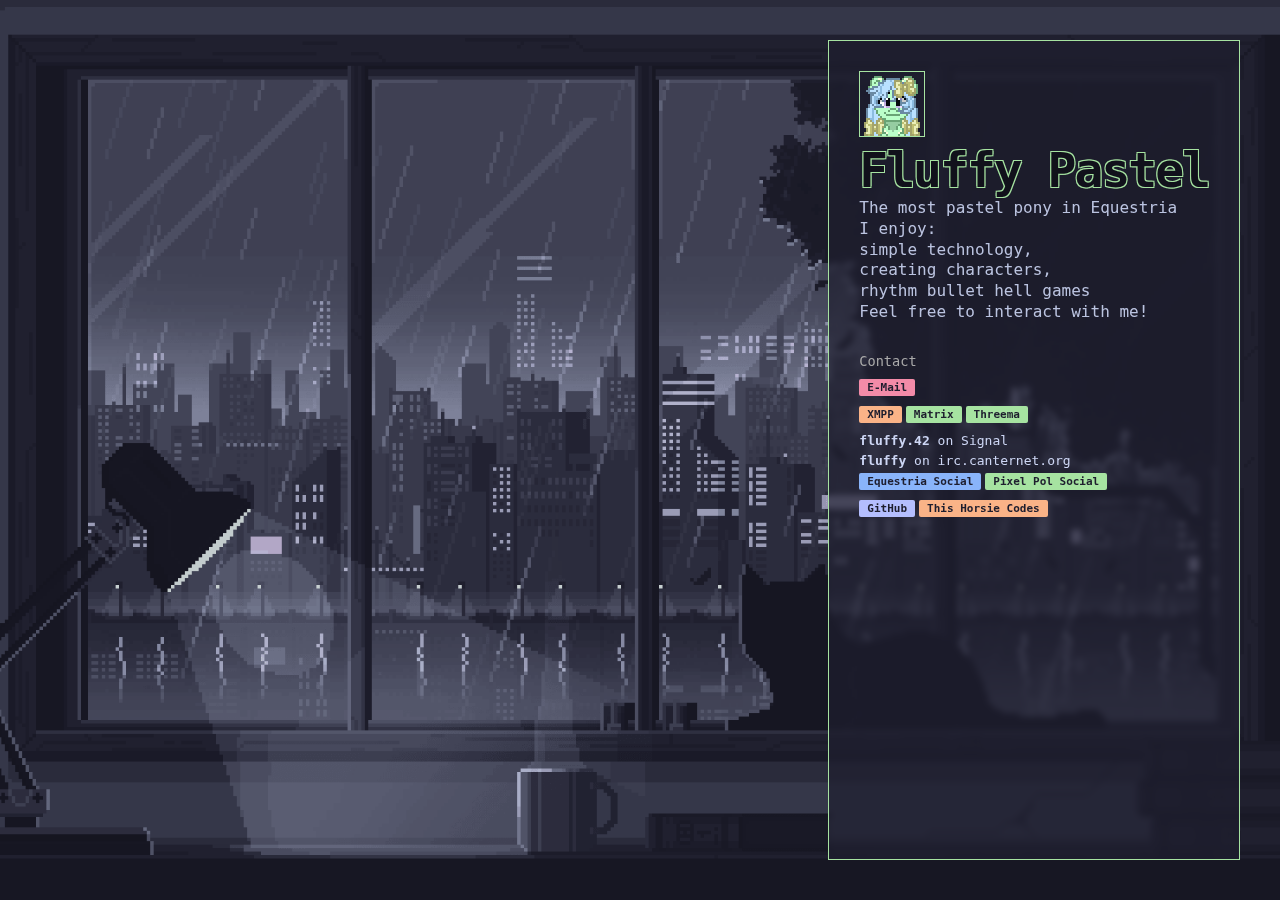
<file: index.html>
<!DOCTYPE html>
<html lang="en">
<head>
    <meta charset="UTF-8">
    <meta name="viewport" content="width=device-width, initial-scale=1.0">
    <title>Fluffy Pastel</title>
    <style>
        /* Base & Background */
        body {
            background-image: url("[data-uri]");
            background-repeat: no-repeat;
            background-position: center center;
            background-size: cover;
            background-attachment: fixed;
            color: #11111b;
            font-family: monospace;
            margin: 0;
            padding: 40px;
            min-height: 100vh;
            display: flex;
            /* Desktop: Right Aligned */
            justify-content: flex-end;
            box-sizing: border-box;
        }

        /* Mobile Centering */
        @media (max-width: 768px) {
            body {
                justify-content: center;
                padding: 20px;
            }
            .container {
                text-align: center;
            }
            .header-box, .btn-container {
                justify-content: center;
            }
        }

        .container {
            border: #a6e3a1 1px solid;
            max-width: 750px;
            background: #1e1e2eaa;
            padding: 30px;
            border-radius: 0px;
            backdrop-filter: blur(3px);
        }

        /* Header Area */
        .header-box { display: flex; align-items: center; gap: 15px; margin-bottom: 5px; }
        h1 { font-size: 3rem; margin: 0; letter-spacing: -2px; }

.avatar { 
    width: 64px; 
    height: 64px; 
    border-radius: 0px; 
    border: 1px solid #a6e3a1; 
    background-color: #1e1e2eaa; /* Fallback color */
    
    /* The Fix: Add these background properties */
        background-image: url("[data-uri]");

    background-size: cover;      /* Makes sure the GIF fills the 45px box */
    background-position: center; /* Centers the GIF */
    background-repeat: no-repeat;
    
    /* Ensure the element is visible if it's a <div> or <span> */
    display: inline-block; 
}
        .subtitle { font-size: 1rem; margin-bottom: 30px; line-height: 1.3; opacity: 0.9; }

        /* Headings */
        h3 { font-size: 0.85rem; margin: 25px 0 10px 0; font-weight: normal; color: #aaa; }

        /* Buttons (88x31 style) */
        .btn-container { display: flex; flex-wrap: wrap; gap: 4px; margin-bottom: 10px; }
        .btn {
            padding: 2px 8px;
            text-decoration: none;
            color: #fff;
            font-size: 11px;
            font-weight: bold;
            border-radius: 2px;
            display: inline-block;
        }
        
        /* Color Palette */
        .bg-1 { background: #f38ba8; color:#1e1e2e; }
        .bg-2 { background: #89b4fa; color:#1e1e2e; }
        .bg-3 { background: #fab387; color:#1e1e2e; }
        .bg-4 { background: #a6e3a1; color:#1e1e2e; }
        .bg-5 { background: #b4befe; color:#1e1e2e; }
        .bg-6 { background: #89dceb; color:#1e1e2e; }

        /* Navigation Grid */
        .nav-grid { border-top: 1px solid #444; border-bottom: 1px solid #444; padding: 20px 0; margin-top: 30px; }
        .nav-row { margin-bottom: 12px; font-size: 14px; }
        .nav-row span { color: #888; margin-right: 8px; }
        .nav-item {
            border: 1px solid #fff;
            padding: 1px 6px;
            margin: 0 2px;
            text-decoration: none;
            color: #fff;
            background: rgba(255, 255, 255, 0.05);
        }
        .nav-item:hover { background: #fff; color: #000; }

        /* Footer Info */
        footer { margin-top: 25px; font-size: 12px; }
        .src-btn { background: #fff; color: #000; padding: 1px 4px; border: none; font-weight: bold; cursor: pointer; font-family: inherit; font-size: 11px; }
        .meta { color: #777; margin-left: 8px; font-size: 10px; }
        .status-tag { background: #d32f2f; display: inline-block; padding: 2px 6px; font-size: 10px; margin-top: 15px; font-weight: bold; text-transform: uppercase; }

        p { margin: 5px 0; font-size: 13px; }


        .outlined-text {
            text-shadow: 
                -1px -1px #a6e3a1,
                 1px -1px #a6e3a1,
                -1px  1px #a6e3a1,
                 1px  1px #a6e3a1;
        }
    

    </style>
</head>
<body>

    <div class="container">
        <header>
            <div class="header-box">
                <div class="avatar"></div> </div>
              <h1 class="outlined-text">Fluffy Pastel</h1>
            <div class="subtitle" style="color:#cdd6f4":>The most pastel pony in Equestria<br>I enjoy:<br>simple technology,<br>creating characters,<br>rhythm bullet hell games<br>Feel free to interact with me!</div>
        </header>

        <section>
            <h3>Contact</h3>
            <div class="btn-container">
                <a href="mailto:fluffy@foalingaround.xyz" class="btn bg-1">E-Mail</a>
            </div>

            <div class="btn-container">
                <a href="xmpp:fluffy@foalingaround.xyz" class="btn bg-3">XMPP</a>
                <a href="https://matrix.to/#/@fluffy:thishorsie.rocks" class="btn bg-4">Matrix</a>
                <a href="https://threema.id/YJY7YSFZ" class="btn bg-4">Threema</a>
            </div>
            <p style="color: #cdd6f4;"><strong>fluffy.42</strong> on Signal</p>
            <p style="color: #cdd6f4;"><strong>fluffy</strong> on irc.canternet.org</p>
            <div class="btn-container">
                <a href="https://equestria.social/@fluffypastel" class="btn bg-2">Equestria Social</a>                             
                <a href="https://pixel.pol.social/fluffy" class="btn bg-4">Pixel Pol Social</a>

            </div>
            <div class="btn-container">
                <a href="https://github.com/fluffypastel" class="btn bg-5">GitHub</a>
                <a href="https://code.thishorsie.rocks/fluffy" class="btn bg-3">This Horsie Codes</a>
            </div>

        </section>
</body>
</html>
</file>
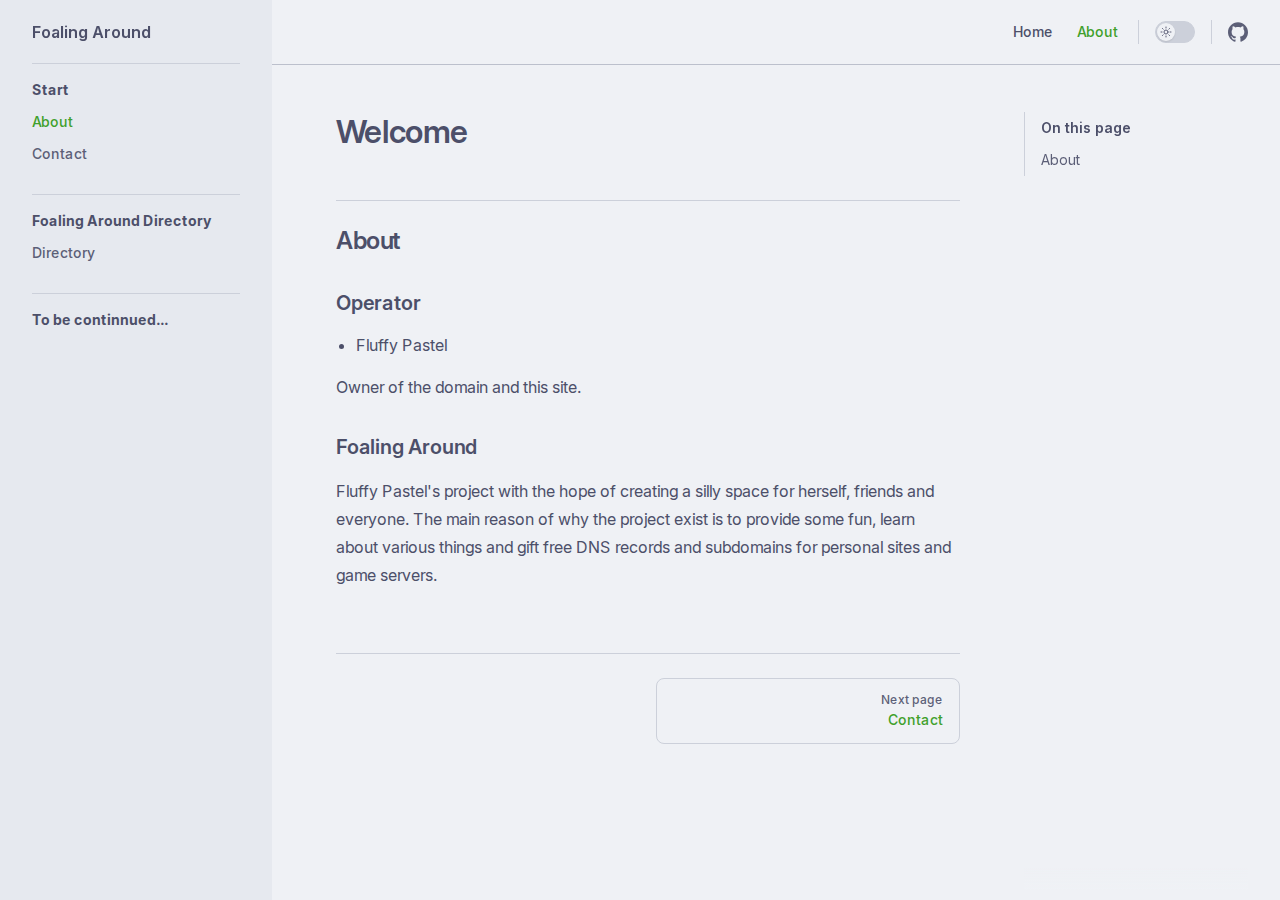
<file: about.html>
<!DOCTYPE html>
<html lang="en-US" dir="ltr">
  <head>
    <meta charset="utf-8">
    <meta name="viewport" content="width=device-width,initial-scale=1">
    <title>Welcome | Foaling Around</title>
    <meta name="description" content="A Foaling Around site">
    <meta name="generator" content="VitePress v2.0.0-alpha.12">
    <link rel="preload stylesheet" href="/assets/style.DpBRF6ik.css" as="style">
    <link rel="preload stylesheet" href="/vp-icons.css" as="style">
    
    <script type="module" src="/assets/app.jQrRhlz0.js"></script>
    <link rel="preload" href="/assets/inter-roman-latin.Di8DUHzh.woff2" as="font" type="font/woff2" crossorigin="">
    <link rel="modulepreload" href="/assets/chunks/theme.DmVXRxZu.js">
    <link rel="modulepreload" href="/assets/chunks/framework.W5ZyBR1w.js">
    <link rel="modulepreload" href="/assets/about.md.Dlk8mVmH.lean.js">
    <script id="check-dark-mode">(()=>{const e=localStorage.getItem("vitepress-theme-appearance")||"auto",a=window.matchMedia("(prefers-color-scheme: dark)").matches;(!e||e==="auto"?a:e==="dark")&&document.documentElement.classList.add("dark")})();</script>
    <script id="check-mac-os">document.documentElement.classList.toggle("mac",/Mac|iPhone|iPod|iPad/i.test(navigator.platform));</script>
  </head>
  <body>
    <div id="app"><div class="Layout" data-v-1df9f90f><!--[--><!--]--><!--[--><span tabindex="-1" data-v-0b0ada53></span><a href="#VPContent" class="VPSkipLink visually-hidden" data-v-0b0ada53>Skip to content</a><!--]--><!----><header class="VPNav" data-v-1df9f90f data-v-9f75dce3><div class="VPNavBar" data-v-9f75dce3 data-v-2a96a3d0><div class="wrapper" data-v-2a96a3d0><div class="container" data-v-2a96a3d0><div class="title" data-v-2a96a3d0><div class="VPNavBarTitle has-sidebar" data-v-2a96a3d0 data-v-1e38c6bc><a class="title" href="/" data-v-1e38c6bc><!--[--><!--]--><!----><span data-v-1e38c6bc>Foaling Around</span><!--[--><!--]--></a></div></div><div class="content" data-v-2a96a3d0><div class="content-body" data-v-2a96a3d0><!--[--><!--]--><div class="VPNavBarSearch search" data-v-2a96a3d0><!----></div><nav aria-labelledby="main-nav-aria-label" class="VPNavBarMenu menu" data-v-2a96a3d0 data-v-39714824><span id="main-nav-aria-label" class="visually-hidden" data-v-39714824> Main Navigation </span><!--[--><!--[--><a class="VPLink link VPNavBarMenuLink" href="/" tabindex="0" data-v-39714824 data-v-e56f3d57><!--[--><span data-v-e56f3d57>Home</span><!--]--></a><!--]--><!--[--><a class="VPLink link VPNavBarMenuLink active" href="/about.html" tabindex="0" data-v-39714824 data-v-e56f3d57><!--[--><span data-v-e56f3d57>About</span><!--]--></a><!--]--><!--]--></nav><!----><div class="VPNavBarAppearance appearance" data-v-2a96a3d0 data-v-6c893767><button class="VPSwitch VPSwitchAppearance" type="button" role="switch" title aria-checked="false" data-v-6c893767 data-v-5337faa4 data-v-1d5665e3><span class="check" data-v-1d5665e3><span class="icon" data-v-1d5665e3><!--[--><span class="vpi-sun sun" data-v-5337faa4></span><span class="vpi-moon moon" data-v-5337faa4></span><!--]--></span></span></button></div><div class="VPSocialLinks VPNavBarSocialLinks social-links" data-v-2a96a3d0 data-v-0394ad82 data-v-d07f11e6><!--[--><a class="VPSocialLink no-icon" href="https://github.com/fluffypastel" aria-label="github" target="_blank" rel="me noopener" data-v-d07f11e6 data-v-591a6b30><span class="vpi-social-github"></span></a><!--]--></div><div class="VPFlyout VPNavBarExtra extra" data-v-2a96a3d0 data-v-bb2aa2f0 data-v-42cb505d><button type="button" class="button" aria-haspopup="true" aria-expanded="false" aria-label="extra navigation" data-v-42cb505d><span class="vpi-more-horizontal icon" data-v-42cb505d></span></button><div class="menu" data-v-42cb505d><div class="VPMenu" data-v-42cb505d data-v-25a6cce8><!----><!--[--><!--[--><!----><div class="group" data-v-bb2aa2f0><div class="item appearance" data-v-bb2aa2f0><p class="label" data-v-bb2aa2f0>Appearance</p><div class="appearance-action" data-v-bb2aa2f0><button class="VPSwitch VPSwitchAppearance" type="button" role="switch" title aria-checked="false" data-v-bb2aa2f0 data-v-5337faa4 data-v-1d5665e3><span class="check" data-v-1d5665e3><span class="icon" data-v-1d5665e3><!--[--><span class="vpi-sun sun" data-v-5337faa4></span><span class="vpi-moon moon" data-v-5337faa4></span><!--]--></span></span></button></div></div></div><div class="group" data-v-bb2aa2f0><div class="item social-links" data-v-bb2aa2f0><div class="VPSocialLinks social-links-list" data-v-bb2aa2f0 data-v-d07f11e6><!--[--><a class="VPSocialLink no-icon" href="https://github.com/fluffypastel" aria-label="github" target="_blank" rel="me noopener" data-v-d07f11e6 data-v-591a6b30><span class="vpi-social-github"></span></a><!--]--></div></div></div><!--]--><!--]--></div></div></div><!--[--><!--]--><button type="button" class="VPNavBarHamburger hamburger" aria-label="mobile navigation" aria-expanded="false" aria-controls="VPNavScreen" data-v-2a96a3d0 data-v-e5dd9c1c><span class="container" data-v-e5dd9c1c><span class="top" data-v-e5dd9c1c></span><span class="middle" data-v-e5dd9c1c></span><span class="bottom" data-v-e5dd9c1c></span></span></button></div></div></div></div><div class="divider" data-v-2a96a3d0><div class="divider-line" data-v-2a96a3d0></div></div></div><!----></header><div class="VPLocalNav has-sidebar empty" data-v-1df9f90f data-v-8acdfeb5><div class="container" data-v-8acdfeb5><button class="menu" aria-expanded="false" aria-controls="VPSidebarNav" data-v-8acdfeb5><span class="vpi-align-left menu-icon" data-v-8acdfeb5></span><span class="menu-text" data-v-8acdfeb5>Menu</span></button><div class="VPLocalNavOutlineDropdown" style="--vp-vh:0px;" data-v-8acdfeb5 data-v-0bf0e06f><button data-v-0bf0e06f>Return to top</button><!----></div></div></div><aside class="VPSidebar" data-v-1df9f90f data-v-e7c6e512><div class="curtain" data-v-e7c6e512></div><nav class="nav" id="VPSidebarNav" aria-labelledby="sidebar-aria-label" tabindex="-1" data-v-e7c6e512><span class="visually-hidden" id="sidebar-aria-label" data-v-e7c6e512> Sidebar Navigation </span><!--[--><!--]--><!--[--><div class="no-transition group" data-v-8d50c081><section class="VPSidebarItem level-0 has-active" data-v-8d50c081 data-v-d81de50c><div class="item" role="button" tabindex="0" data-v-d81de50c><div class="indicator" data-v-d81de50c></div><h2 class="text" data-v-d81de50c>Start</h2><!----></div><div class="items" data-v-d81de50c><!--[--><div class="VPSidebarItem level-1 is-link" data-v-d81de50c data-v-d81de50c><div class="item" data-v-d81de50c><div class="indicator" data-v-d81de50c></div><a class="VPLink link link" href="/about.html" data-v-d81de50c><!--[--><p class="text" data-v-d81de50c>About</p><!--]--></a><!----></div><!----></div><div class="VPSidebarItem level-1 is-link" data-v-d81de50c data-v-d81de50c><div class="item" data-v-d81de50c><div class="indicator" data-v-d81de50c></div><a class="VPLink link link" href="/contact.html" data-v-d81de50c><!--[--><p class="text" data-v-d81de50c>Contact</p><!--]--></a><!----></div><!----></div><!--]--></div></section></div><div class="no-transition group" data-v-8d50c081><section class="VPSidebarItem level-0" data-v-8d50c081 data-v-d81de50c><div class="item" role="button" tabindex="0" data-v-d81de50c><div class="indicator" data-v-d81de50c></div><h2 class="text" data-v-d81de50c>Foaling Around Directory</h2><!----></div><div class="items" data-v-d81de50c><!--[--><div class="VPSidebarItem level-1 is-link" data-v-d81de50c data-v-d81de50c><div class="item" data-v-d81de50c><div class="indicator" data-v-d81de50c></div><a class="VPLink link link" href="/foalingaround-directory.html" data-v-d81de50c><!--[--><p class="text" data-v-d81de50c>Directory</p><!--]--></a><!----></div><!----></div><!--]--></div></section></div><div class="no-transition group" data-v-8d50c081><div class="VPSidebarItem level-0" data-v-8d50c081 data-v-d81de50c><div class="item" role="button" tabindex="0" data-v-d81de50c><div class="indicator" data-v-d81de50c></div><p class="text" data-v-d81de50c>To be continnued...</p><!----></div><!----></div></div><!--]--><!--[--><!--]--></nav></aside><div class="VPContent has-sidebar" id="VPContent" data-v-1df9f90f data-v-aff0b8d7><div class="VPDoc has-sidebar has-aside" data-v-aff0b8d7 data-v-7011f0d8><!--[--><!--]--><div class="container" data-v-7011f0d8><div class="aside" data-v-7011f0d8><div class="aside-curtain" data-v-7011f0d8></div><div class="aside-container" data-v-7011f0d8><div class="aside-content" data-v-7011f0d8><div class="VPDocAside" data-v-7011f0d8 data-v-3f215769><!--[--><!--]--><!--[--><!--]--><nav aria-labelledby="doc-outline-aria-label" class="VPDocAsideOutline" data-v-3f215769 data-v-60d5052e><div class="content" data-v-60d5052e><div class="outline-marker" data-v-60d5052e></div><div aria-level="2" class="outline-title" id="doc-outline-aria-label" role="heading" data-v-60d5052e>On this page</div><ul class="VPDocOutlineItem root" data-v-60d5052e data-v-2d0bdf9b><!--[--><!--]--></ul></div></nav><!--[--><!--]--><div class="spacer" data-v-3f215769></div><!--[--><!--]--><!----><!--[--><!--]--><!--[--><!--]--></div></div></div></div><div class="content" data-v-7011f0d8><div class="content-container" data-v-7011f0d8><!--[--><!--]--><main class="main" data-v-7011f0d8><div style="position:relative;" class="vp-doc _about" data-v-7011f0d8><div><h1 id="welcome" tabindex="-1">Welcome <a class="header-anchor" href="#welcome" aria-label="Permalink to “Welcome”">​</a></h1><h2 id="about" tabindex="-1">About <a class="header-anchor" href="#about" aria-label="Permalink to “About”">​</a></h2><h3 id="operator" tabindex="-1">Operator <a class="header-anchor" href="#operator" aria-label="Permalink to “Operator”">​</a></h3><ul><li>Fluffy Pastel</li></ul><p>Owner of the domain and this site.</p><h3 id="foaling-around" tabindex="-1">Foaling Around <a class="header-anchor" href="#foaling-around" aria-label="Permalink to “Foaling Around”">​</a></h3><p>Fluffy Pastel&#39;s project with the hope of creating a silly space for herself, friends and everyone. The main reason of why the project exist is to provide some fun, learn about various things and gift free DNS records and subdomains for personal sites and game servers.</p></div></div></main><footer class="VPDocFooter" data-v-7011f0d8 data-v-e257564d><!--[--><!--]--><!----><nav class="prev-next" aria-labelledby="doc-footer-aria-label" data-v-e257564d><span class="visually-hidden" id="doc-footer-aria-label" data-v-e257564d>Pager</span><div class="pager" data-v-e257564d><!----></div><div class="pager" data-v-e257564d><a class="VPLink link pager-link next" href="/contact.html" data-v-e257564d><!--[--><span class="desc" data-v-e257564d>Next page</span><span class="title" data-v-e257564d>Contact</span><!--]--></a></div></nav></footer><!--[--><!--]--></div></div></div><!--[--><!--]--></div></div><!----><!--[--><!--]--></div></div>
    <script>window.__VP_HASH_MAP__=JSON.parse("{\"about.md\":\"Dlk8mVmH\",\"contact.md\":\"DC-zMZ-E\",\"foalingaround-directory.md\":\"CEaTOl9C\",\"index.md\":\"BEm0-Umz\"}");window.__VP_SITE_DATA__=JSON.parse("{\"lang\":\"en-US\",\"dir\":\"ltr\",\"title\":\"Foaling Around\",\"description\":\"A Foaling Around site\",\"base\":\"/\",\"head\":[],\"router\":{\"prefetchLinks\":true},\"appearance\":true,\"themeConfig\":{\"nav\":[{\"text\":\"Home\",\"link\":\"/\"},{\"text\":\"About\",\"link\":\"/about\"}],\"sidebar\":[{\"text\":\"Start\",\"items\":[{\"text\":\"About\",\"link\":\"/about\"},{\"text\":\"Contact\",\"link\":\"/contact\"}]},{\"text\":\"Foaling Around Directory\",\"items\":[{\"text\":\"Directory\",\"link\":\"/foalingaround-directory\"}]},{\"text\":\"To be continnued...\",\"items\":[]}],\"socialLinks\":[{\"icon\":\"github\",\"link\":\"https://github.com/fluffypastel\"}]},\"locales\":{},\"scrollOffset\":134,\"cleanUrls\":false,\"additionalConfig\":{}}");</script>
    
  </body>
</html>
</file>
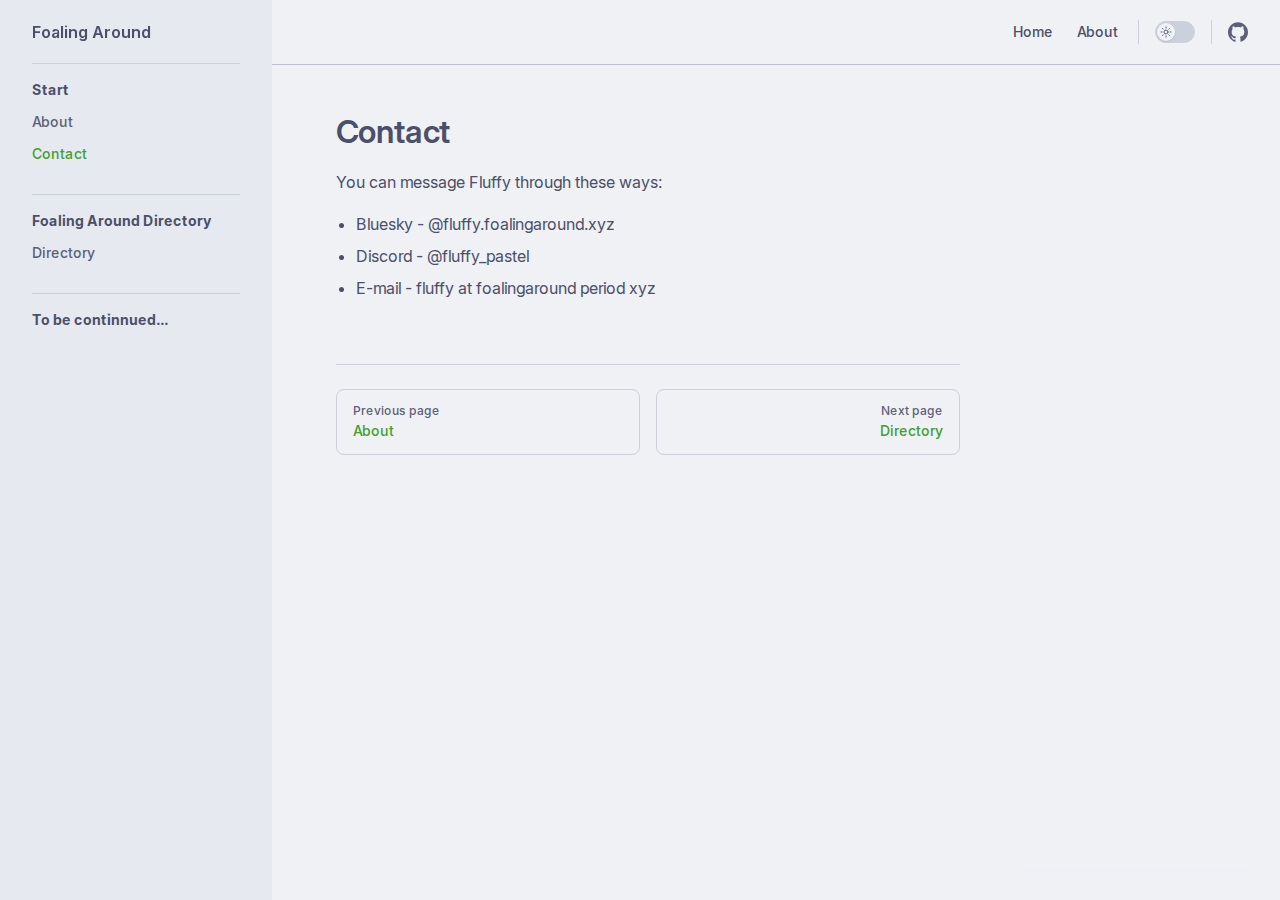
<file: contact.html>
<!DOCTYPE html>
<html lang="en-US" dir="ltr">
  <head>
    <meta charset="utf-8">
    <meta name="viewport" content="width=device-width,initial-scale=1">
    <title>Contact | Foaling Around</title>
    <meta name="description" content="A Foaling Around site">
    <meta name="generator" content="VitePress v2.0.0-alpha.12">
    <link rel="preload stylesheet" href="/assets/style.DpBRF6ik.css" as="style">
    <link rel="preload stylesheet" href="/vp-icons.css" as="style">
    
    <script type="module" src="/assets/app.jQrRhlz0.js"></script>
    <link rel="preload" href="/assets/inter-roman-latin.Di8DUHzh.woff2" as="font" type="font/woff2" crossorigin="">
    <link rel="modulepreload" href="/assets/chunks/theme.DmVXRxZu.js">
    <link rel="modulepreload" href="/assets/chunks/framework.W5ZyBR1w.js">
    <link rel="modulepreload" href="/assets/contact.md.DC-zMZ-E.lean.js">
    <script id="check-dark-mode">(()=>{const e=localStorage.getItem("vitepress-theme-appearance")||"auto",a=window.matchMedia("(prefers-color-scheme: dark)").matches;(!e||e==="auto"?a:e==="dark")&&document.documentElement.classList.add("dark")})();</script>
    <script id="check-mac-os">document.documentElement.classList.toggle("mac",/Mac|iPhone|iPod|iPad/i.test(navigator.platform));</script>
  </head>
  <body>
    <div id="app"><div class="Layout" data-v-1df9f90f><!--[--><!--]--><!--[--><span tabindex="-1" data-v-0b0ada53></span><a href="#VPContent" class="VPSkipLink visually-hidden" data-v-0b0ada53>Skip to content</a><!--]--><!----><header class="VPNav" data-v-1df9f90f data-v-9f75dce3><div class="VPNavBar" data-v-9f75dce3 data-v-2a96a3d0><div class="wrapper" data-v-2a96a3d0><div class="container" data-v-2a96a3d0><div class="title" data-v-2a96a3d0><div class="VPNavBarTitle has-sidebar" data-v-2a96a3d0 data-v-1e38c6bc><a class="title" href="/" data-v-1e38c6bc><!--[--><!--]--><!----><span data-v-1e38c6bc>Foaling Around</span><!--[--><!--]--></a></div></div><div class="content" data-v-2a96a3d0><div class="content-body" data-v-2a96a3d0><!--[--><!--]--><div class="VPNavBarSearch search" data-v-2a96a3d0><!----></div><nav aria-labelledby="main-nav-aria-label" class="VPNavBarMenu menu" data-v-2a96a3d0 data-v-39714824><span id="main-nav-aria-label" class="visually-hidden" data-v-39714824> Main Navigation </span><!--[--><!--[--><a class="VPLink link VPNavBarMenuLink" href="/" tabindex="0" data-v-39714824 data-v-e56f3d57><!--[--><span data-v-e56f3d57>Home</span><!--]--></a><!--]--><!--[--><a class="VPLink link VPNavBarMenuLink" href="/about.html" tabindex="0" data-v-39714824 data-v-e56f3d57><!--[--><span data-v-e56f3d57>About</span><!--]--></a><!--]--><!--]--></nav><!----><div class="VPNavBarAppearance appearance" data-v-2a96a3d0 data-v-6c893767><button class="VPSwitch VPSwitchAppearance" type="button" role="switch" title aria-checked="false" data-v-6c893767 data-v-5337faa4 data-v-1d5665e3><span class="check" data-v-1d5665e3><span class="icon" data-v-1d5665e3><!--[--><span class="vpi-sun sun" data-v-5337faa4></span><span class="vpi-moon moon" data-v-5337faa4></span><!--]--></span></span></button></div><div class="VPSocialLinks VPNavBarSocialLinks social-links" data-v-2a96a3d0 data-v-0394ad82 data-v-d07f11e6><!--[--><a class="VPSocialLink no-icon" href="https://github.com/fluffypastel" aria-label="github" target="_blank" rel="me noopener" data-v-d07f11e6 data-v-591a6b30><span class="vpi-social-github"></span></a><!--]--></div><div class="VPFlyout VPNavBarExtra extra" data-v-2a96a3d0 data-v-bb2aa2f0 data-v-42cb505d><button type="button" class="button" aria-haspopup="true" aria-expanded="false" aria-label="extra navigation" data-v-42cb505d><span class="vpi-more-horizontal icon" data-v-42cb505d></span></button><div class="menu" data-v-42cb505d><div class="VPMenu" data-v-42cb505d data-v-25a6cce8><!----><!--[--><!--[--><!----><div class="group" data-v-bb2aa2f0><div class="item appearance" data-v-bb2aa2f0><p class="label" data-v-bb2aa2f0>Appearance</p><div class="appearance-action" data-v-bb2aa2f0><button class="VPSwitch VPSwitchAppearance" type="button" role="switch" title aria-checked="false" data-v-bb2aa2f0 data-v-5337faa4 data-v-1d5665e3><span class="check" data-v-1d5665e3><span class="icon" data-v-1d5665e3><!--[--><span class="vpi-sun sun" data-v-5337faa4></span><span class="vpi-moon moon" data-v-5337faa4></span><!--]--></span></span></button></div></div></div><div class="group" data-v-bb2aa2f0><div class="item social-links" data-v-bb2aa2f0><div class="VPSocialLinks social-links-list" data-v-bb2aa2f0 data-v-d07f11e6><!--[--><a class="VPSocialLink no-icon" href="https://github.com/fluffypastel" aria-label="github" target="_blank" rel="me noopener" data-v-d07f11e6 data-v-591a6b30><span class="vpi-social-github"></span></a><!--]--></div></div></div><!--]--><!--]--></div></div></div><!--[--><!--]--><button type="button" class="VPNavBarHamburger hamburger" aria-label="mobile navigation" aria-expanded="false" aria-controls="VPNavScreen" data-v-2a96a3d0 data-v-e5dd9c1c><span class="container" data-v-e5dd9c1c><span class="top" data-v-e5dd9c1c></span><span class="middle" data-v-e5dd9c1c></span><span class="bottom" data-v-e5dd9c1c></span></span></button></div></div></div></div><div class="divider" data-v-2a96a3d0><div class="divider-line" data-v-2a96a3d0></div></div></div><!----></header><div class="VPLocalNav has-sidebar empty" data-v-1df9f90f data-v-8acdfeb5><div class="container" data-v-8acdfeb5><button class="menu" aria-expanded="false" aria-controls="VPSidebarNav" data-v-8acdfeb5><span class="vpi-align-left menu-icon" data-v-8acdfeb5></span><span class="menu-text" data-v-8acdfeb5>Menu</span></button><div class="VPLocalNavOutlineDropdown" style="--vp-vh:0px;" data-v-8acdfeb5 data-v-0bf0e06f><button data-v-0bf0e06f>Return to top</button><!----></div></div></div><aside class="VPSidebar" data-v-1df9f90f data-v-e7c6e512><div class="curtain" data-v-e7c6e512></div><nav class="nav" id="VPSidebarNav" aria-labelledby="sidebar-aria-label" tabindex="-1" data-v-e7c6e512><span class="visually-hidden" id="sidebar-aria-label" data-v-e7c6e512> Sidebar Navigation </span><!--[--><!--]--><!--[--><div class="no-transition group" data-v-8d50c081><section class="VPSidebarItem level-0 has-active" data-v-8d50c081 data-v-d81de50c><div class="item" role="button" tabindex="0" data-v-d81de50c><div class="indicator" data-v-d81de50c></div><h2 class="text" data-v-d81de50c>Start</h2><!----></div><div class="items" data-v-d81de50c><!--[--><div class="VPSidebarItem level-1 is-link" data-v-d81de50c data-v-d81de50c><div class="item" data-v-d81de50c><div class="indicator" data-v-d81de50c></div><a class="VPLink link link" href="/about.html" data-v-d81de50c><!--[--><p class="text" data-v-d81de50c>About</p><!--]--></a><!----></div><!----></div><div class="VPSidebarItem level-1 is-link" data-v-d81de50c data-v-d81de50c><div class="item" data-v-d81de50c><div class="indicator" data-v-d81de50c></div><a class="VPLink link link" href="/contact.html" data-v-d81de50c><!--[--><p class="text" data-v-d81de50c>Contact</p><!--]--></a><!----></div><!----></div><!--]--></div></section></div><div class="no-transition group" data-v-8d50c081><section class="VPSidebarItem level-0" data-v-8d50c081 data-v-d81de50c><div class="item" role="button" tabindex="0" data-v-d81de50c><div class="indicator" data-v-d81de50c></div><h2 class="text" data-v-d81de50c>Foaling Around Directory</h2><!----></div><div class="items" data-v-d81de50c><!--[--><div class="VPSidebarItem level-1 is-link" data-v-d81de50c data-v-d81de50c><div class="item" data-v-d81de50c><div class="indicator" data-v-d81de50c></div><a class="VPLink link link" href="/foalingaround-directory.html" data-v-d81de50c><!--[--><p class="text" data-v-d81de50c>Directory</p><!--]--></a><!----></div><!----></div><!--]--></div></section></div><div class="no-transition group" data-v-8d50c081><div class="VPSidebarItem level-0" data-v-8d50c081 data-v-d81de50c><div class="item" role="button" tabindex="0" data-v-d81de50c><div class="indicator" data-v-d81de50c></div><p class="text" data-v-d81de50c>To be continnued...</p><!----></div><!----></div></div><!--]--><!--[--><!--]--></nav></aside><div class="VPContent has-sidebar" id="VPContent" data-v-1df9f90f data-v-aff0b8d7><div class="VPDoc has-sidebar has-aside" data-v-aff0b8d7 data-v-7011f0d8><!--[--><!--]--><div class="container" data-v-7011f0d8><div class="aside" data-v-7011f0d8><div class="aside-curtain" data-v-7011f0d8></div><div class="aside-container" data-v-7011f0d8><div class="aside-content" data-v-7011f0d8><div class="VPDocAside" data-v-7011f0d8 data-v-3f215769><!--[--><!--]--><!--[--><!--]--><nav aria-labelledby="doc-outline-aria-label" class="VPDocAsideOutline" data-v-3f215769 data-v-60d5052e><div class="content" data-v-60d5052e><div class="outline-marker" data-v-60d5052e></div><div aria-level="2" class="outline-title" id="doc-outline-aria-label" role="heading" data-v-60d5052e>On this page</div><ul class="VPDocOutlineItem root" data-v-60d5052e data-v-2d0bdf9b><!--[--><!--]--></ul></div></nav><!--[--><!--]--><div class="spacer" data-v-3f215769></div><!--[--><!--]--><!----><!--[--><!--]--><!--[--><!--]--></div></div></div></div><div class="content" data-v-7011f0d8><div class="content-container" data-v-7011f0d8><!--[--><!--]--><main class="main" data-v-7011f0d8><div style="position:relative;" class="vp-doc _contact" data-v-7011f0d8><div><h1 id="contact" tabindex="-1">Contact <a class="header-anchor" href="#contact" aria-label="Permalink to “Contact”">​</a></h1><p>You can message Fluffy through these ways:</p><ul><li>Bluesky - @fluffy.foalingaround.xyz</li><li>Discord - @fluffy_pastel</li><li>E-mail - fluffy at foalingaround period xyz</li></ul></div></div></main><footer class="VPDocFooter" data-v-7011f0d8 data-v-e257564d><!--[--><!--]--><!----><nav class="prev-next" aria-labelledby="doc-footer-aria-label" data-v-e257564d><span class="visually-hidden" id="doc-footer-aria-label" data-v-e257564d>Pager</span><div class="pager" data-v-e257564d><a class="VPLink link pager-link prev" href="/about.html" data-v-e257564d><!--[--><span class="desc" data-v-e257564d>Previous page</span><span class="title" data-v-e257564d>About</span><!--]--></a></div><div class="pager" data-v-e257564d><a class="VPLink link pager-link next" href="/foalingaround-directory.html" data-v-e257564d><!--[--><span class="desc" data-v-e257564d>Next page</span><span class="title" data-v-e257564d>Directory</span><!--]--></a></div></nav></footer><!--[--><!--]--></div></div></div><!--[--><!--]--></div></div><!----><!--[--><!--]--></div></div>
    <script>window.__VP_HASH_MAP__=JSON.parse("{\"about.md\":\"Dlk8mVmH\",\"contact.md\":\"DC-zMZ-E\",\"foalingaround-directory.md\":\"CEaTOl9C\",\"index.md\":\"BEm0-Umz\"}");window.__VP_SITE_DATA__=JSON.parse("{\"lang\":\"en-US\",\"dir\":\"ltr\",\"title\":\"Foaling Around\",\"description\":\"A Foaling Around site\",\"base\":\"/\",\"head\":[],\"router\":{\"prefetchLinks\":true},\"appearance\":true,\"themeConfig\":{\"nav\":[{\"text\":\"Home\",\"link\":\"/\"},{\"text\":\"About\",\"link\":\"/about\"}],\"sidebar\":[{\"text\":\"Start\",\"items\":[{\"text\":\"About\",\"link\":\"/about\"},{\"text\":\"Contact\",\"link\":\"/contact\"}]},{\"text\":\"Foaling Around Directory\",\"items\":[{\"text\":\"Directory\",\"link\":\"/foalingaround-directory\"}]},{\"text\":\"To be continnued...\",\"items\":[]}],\"socialLinks\":[{\"icon\":\"github\",\"link\":\"https://github.com/fluffypastel\"}]},\"locales\":{},\"scrollOffset\":134,\"cleanUrls\":false,\"additionalConfig\":{}}");</script>
    
  </body>
</html>
</file>
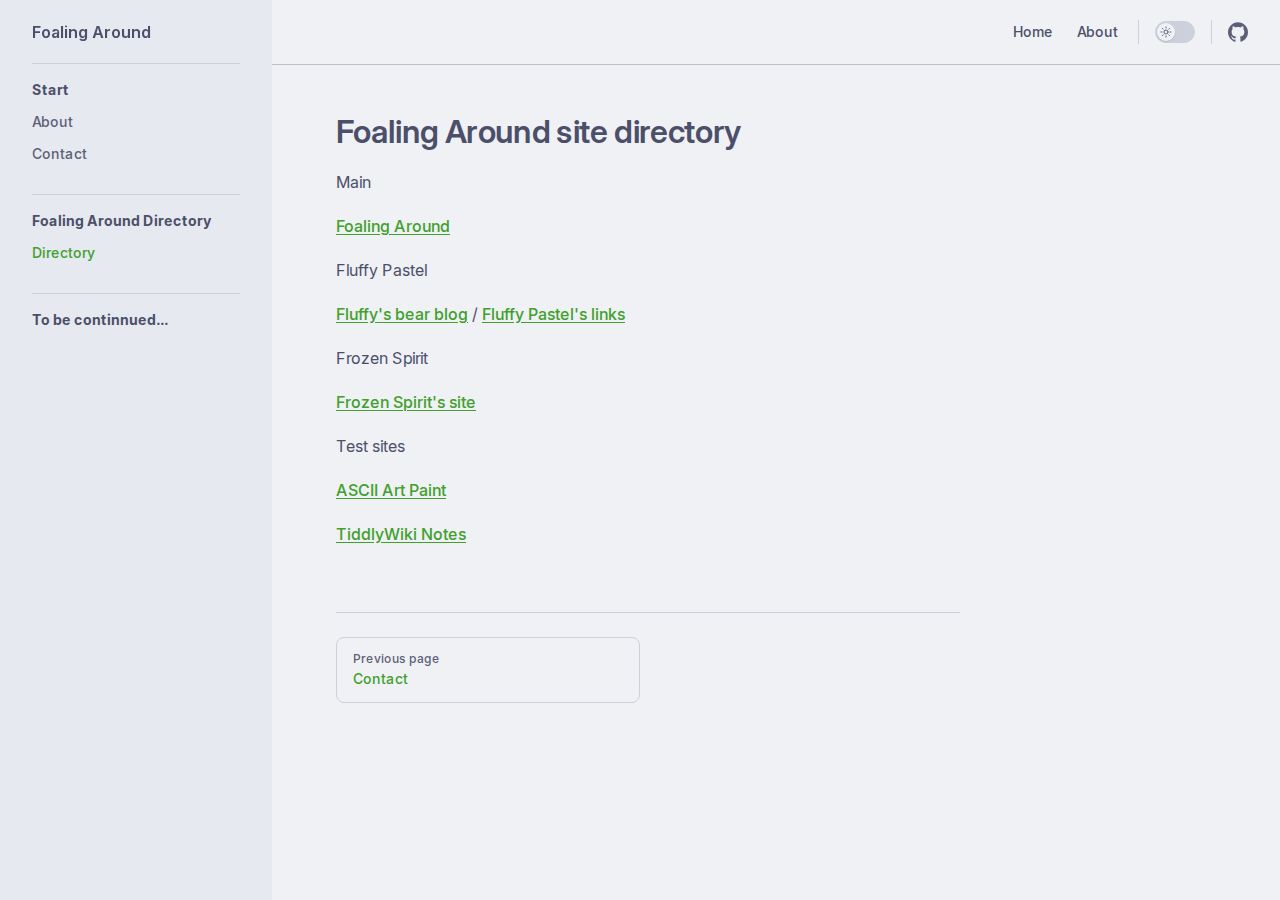
<file: foalingaround-directory.html>
<!DOCTYPE html>
<html lang="en-US" dir="ltr">
  <head>
    <meta charset="utf-8">
    <meta name="viewport" content="width=device-width,initial-scale=1">
    <title>Foaling Around site directory | Foaling Around</title>
    <meta name="description" content="A Foaling Around site">
    <meta name="generator" content="VitePress v2.0.0-alpha.12">
    <link rel="preload stylesheet" href="/assets/style.DpBRF6ik.css" as="style">
    <link rel="preload stylesheet" href="/vp-icons.css" as="style">
    
    <script type="module" src="/assets/app.jQrRhlz0.js"></script>
    <link rel="preload" href="/assets/inter-roman-latin.Di8DUHzh.woff2" as="font" type="font/woff2" crossorigin="">
    <link rel="modulepreload" href="/assets/chunks/theme.DmVXRxZu.js">
    <link rel="modulepreload" href="/assets/chunks/framework.W5ZyBR1w.js">
    <link rel="modulepreload" href="/assets/foalingaround-directory.md.CEaTOl9C.lean.js">
    <script id="check-dark-mode">(()=>{const e=localStorage.getItem("vitepress-theme-appearance")||"auto",a=window.matchMedia("(prefers-color-scheme: dark)").matches;(!e||e==="auto"?a:e==="dark")&&document.documentElement.classList.add("dark")})();</script>
    <script id="check-mac-os">document.documentElement.classList.toggle("mac",/Mac|iPhone|iPod|iPad/i.test(navigator.platform));</script>
  </head>
  <body>
    <div id="app"><div class="Layout" data-v-1df9f90f><!--[--><!--]--><!--[--><span tabindex="-1" data-v-0b0ada53></span><a href="#VPContent" class="VPSkipLink visually-hidden" data-v-0b0ada53>Skip to content</a><!--]--><!----><header class="VPNav" data-v-1df9f90f data-v-9f75dce3><div class="VPNavBar" data-v-9f75dce3 data-v-2a96a3d0><div class="wrapper" data-v-2a96a3d0><div class="container" data-v-2a96a3d0><div class="title" data-v-2a96a3d0><div class="VPNavBarTitle has-sidebar" data-v-2a96a3d0 data-v-1e38c6bc><a class="title" href="/" data-v-1e38c6bc><!--[--><!--]--><!----><span data-v-1e38c6bc>Foaling Around</span><!--[--><!--]--></a></div></div><div class="content" data-v-2a96a3d0><div class="content-body" data-v-2a96a3d0><!--[--><!--]--><div class="VPNavBarSearch search" data-v-2a96a3d0><!----></div><nav aria-labelledby="main-nav-aria-label" class="VPNavBarMenu menu" data-v-2a96a3d0 data-v-39714824><span id="main-nav-aria-label" class="visually-hidden" data-v-39714824> Main Navigation </span><!--[--><!--[--><a class="VPLink link VPNavBarMenuLink" href="/" tabindex="0" data-v-39714824 data-v-e56f3d57><!--[--><span data-v-e56f3d57>Home</span><!--]--></a><!--]--><!--[--><a class="VPLink link VPNavBarMenuLink" href="/about.html" tabindex="0" data-v-39714824 data-v-e56f3d57><!--[--><span data-v-e56f3d57>About</span><!--]--></a><!--]--><!--]--></nav><!----><div class="VPNavBarAppearance appearance" data-v-2a96a3d0 data-v-6c893767><button class="VPSwitch VPSwitchAppearance" type="button" role="switch" title aria-checked="false" data-v-6c893767 data-v-5337faa4 data-v-1d5665e3><span class="check" data-v-1d5665e3><span class="icon" data-v-1d5665e3><!--[--><span class="vpi-sun sun" data-v-5337faa4></span><span class="vpi-moon moon" data-v-5337faa4></span><!--]--></span></span></button></div><div class="VPSocialLinks VPNavBarSocialLinks social-links" data-v-2a96a3d0 data-v-0394ad82 data-v-d07f11e6><!--[--><a class="VPSocialLink no-icon" href="https://github.com/fluffypastel" aria-label="github" target="_blank" rel="me noopener" data-v-d07f11e6 data-v-591a6b30><span class="vpi-social-github"></span></a><!--]--></div><div class="VPFlyout VPNavBarExtra extra" data-v-2a96a3d0 data-v-bb2aa2f0 data-v-42cb505d><button type="button" class="button" aria-haspopup="true" aria-expanded="false" aria-label="extra navigation" data-v-42cb505d><span class="vpi-more-horizontal icon" data-v-42cb505d></span></button><div class="menu" data-v-42cb505d><div class="VPMenu" data-v-42cb505d data-v-25a6cce8><!----><!--[--><!--[--><!----><div class="group" data-v-bb2aa2f0><div class="item appearance" data-v-bb2aa2f0><p class="label" data-v-bb2aa2f0>Appearance</p><div class="appearance-action" data-v-bb2aa2f0><button class="VPSwitch VPSwitchAppearance" type="button" role="switch" title aria-checked="false" data-v-bb2aa2f0 data-v-5337faa4 data-v-1d5665e3><span class="check" data-v-1d5665e3><span class="icon" data-v-1d5665e3><!--[--><span class="vpi-sun sun" data-v-5337faa4></span><span class="vpi-moon moon" data-v-5337faa4></span><!--]--></span></span></button></div></div></div><div class="group" data-v-bb2aa2f0><div class="item social-links" data-v-bb2aa2f0><div class="VPSocialLinks social-links-list" data-v-bb2aa2f0 data-v-d07f11e6><!--[--><a class="VPSocialLink no-icon" href="https://github.com/fluffypastel" aria-label="github" target="_blank" rel="me noopener" data-v-d07f11e6 data-v-591a6b30><span class="vpi-social-github"></span></a><!--]--></div></div></div><!--]--><!--]--></div></div></div><!--[--><!--]--><button type="button" class="VPNavBarHamburger hamburger" aria-label="mobile navigation" aria-expanded="false" aria-controls="VPNavScreen" data-v-2a96a3d0 data-v-e5dd9c1c><span class="container" data-v-e5dd9c1c><span class="top" data-v-e5dd9c1c></span><span class="middle" data-v-e5dd9c1c></span><span class="bottom" data-v-e5dd9c1c></span></span></button></div></div></div></div><div class="divider" data-v-2a96a3d0><div class="divider-line" data-v-2a96a3d0></div></div></div><!----></header><div class="VPLocalNav has-sidebar empty" data-v-1df9f90f data-v-8acdfeb5><div class="container" data-v-8acdfeb5><button class="menu" aria-expanded="false" aria-controls="VPSidebarNav" data-v-8acdfeb5><span class="vpi-align-left menu-icon" data-v-8acdfeb5></span><span class="menu-text" data-v-8acdfeb5>Menu</span></button><div class="VPLocalNavOutlineDropdown" style="--vp-vh:0px;" data-v-8acdfeb5 data-v-0bf0e06f><button data-v-0bf0e06f>Return to top</button><!----></div></div></div><aside class="VPSidebar" data-v-1df9f90f data-v-e7c6e512><div class="curtain" data-v-e7c6e512></div><nav class="nav" id="VPSidebarNav" aria-labelledby="sidebar-aria-label" tabindex="-1" data-v-e7c6e512><span class="visually-hidden" id="sidebar-aria-label" data-v-e7c6e512> Sidebar Navigation </span><!--[--><!--]--><!--[--><div class="no-transition group" data-v-8d50c081><section class="VPSidebarItem level-0" data-v-8d50c081 data-v-d81de50c><div class="item" role="button" tabindex="0" data-v-d81de50c><div class="indicator" data-v-d81de50c></div><h2 class="text" data-v-d81de50c>Start</h2><!----></div><div class="items" data-v-d81de50c><!--[--><div class="VPSidebarItem level-1 is-link" data-v-d81de50c data-v-d81de50c><div class="item" data-v-d81de50c><div class="indicator" data-v-d81de50c></div><a class="VPLink link link" href="/about.html" data-v-d81de50c><!--[--><p class="text" data-v-d81de50c>About</p><!--]--></a><!----></div><!----></div><div class="VPSidebarItem level-1 is-link" data-v-d81de50c data-v-d81de50c><div class="item" data-v-d81de50c><div class="indicator" data-v-d81de50c></div><a class="VPLink link link" href="/contact.html" data-v-d81de50c><!--[--><p class="text" data-v-d81de50c>Contact</p><!--]--></a><!----></div><!----></div><!--]--></div></section></div><div class="no-transition group" data-v-8d50c081><section class="VPSidebarItem level-0 has-active" data-v-8d50c081 data-v-d81de50c><div class="item" role="button" tabindex="0" data-v-d81de50c><div class="indicator" data-v-d81de50c></div><h2 class="text" data-v-d81de50c>Foaling Around Directory</h2><!----></div><div class="items" data-v-d81de50c><!--[--><div class="VPSidebarItem level-1 is-link" data-v-d81de50c data-v-d81de50c><div class="item" data-v-d81de50c><div class="indicator" data-v-d81de50c></div><a class="VPLink link link" href="/foalingaround-directory.html" data-v-d81de50c><!--[--><p class="text" data-v-d81de50c>Directory</p><!--]--></a><!----></div><!----></div><!--]--></div></section></div><div class="no-transition group" data-v-8d50c081><div class="VPSidebarItem level-0" data-v-8d50c081 data-v-d81de50c><div class="item" role="button" tabindex="0" data-v-d81de50c><div class="indicator" data-v-d81de50c></div><p class="text" data-v-d81de50c>To be continnued...</p><!----></div><!----></div></div><!--]--><!--[--><!--]--></nav></aside><div class="VPContent has-sidebar" id="VPContent" data-v-1df9f90f data-v-aff0b8d7><div class="VPDoc has-sidebar has-aside" data-v-aff0b8d7 data-v-7011f0d8><!--[--><!--]--><div class="container" data-v-7011f0d8><div class="aside" data-v-7011f0d8><div class="aside-curtain" data-v-7011f0d8></div><div class="aside-container" data-v-7011f0d8><div class="aside-content" data-v-7011f0d8><div class="VPDocAside" data-v-7011f0d8 data-v-3f215769><!--[--><!--]--><!--[--><!--]--><nav aria-labelledby="doc-outline-aria-label" class="VPDocAsideOutline" data-v-3f215769 data-v-60d5052e><div class="content" data-v-60d5052e><div class="outline-marker" data-v-60d5052e></div><div aria-level="2" class="outline-title" id="doc-outline-aria-label" role="heading" data-v-60d5052e>On this page</div><ul class="VPDocOutlineItem root" data-v-60d5052e data-v-2d0bdf9b><!--[--><!--]--></ul></div></nav><!--[--><!--]--><div class="spacer" data-v-3f215769></div><!--[--><!--]--><!----><!--[--><!--]--><!--[--><!--]--></div></div></div></div><div class="content" data-v-7011f0d8><div class="content-container" data-v-7011f0d8><!--[--><!--]--><main class="main" data-v-7011f0d8><div style="position:relative;" class="vp-doc _foalingaround-directory" data-v-7011f0d8><div><h1 id="foaling-around-site-directory" tabindex="-1">Foaling Around site directory <a class="header-anchor" href="#foaling-around-site-directory" aria-label="Permalink to “Foaling Around site directory”">​</a></h1><p>Main</p><p><a href="https://foalingaround.xyz" target="_blank" rel="noreferrer">Foaling Around</a></p><p>Fluffy Pastel</p><p><a href="https://fluffy.foalingaround.xyz" target="_blank" rel="noreferrer">Fluffy&#39;s bear blog</a> / <a href="https://fluffy-links.foalingaround.xyz" target="_blank" rel="noreferrer">Fluffy Pastel&#39;s links</a></p><p>Frozen Spirit</p><p><a href="https://frozy.foalingaround.xyz" target="_blank" rel="noreferrer">Frozen Spirit&#39;s site</a></p><p>Test sites</p><p><a href="https://ascii-art-paint.foalingaround.xyz" target="_blank" rel="noreferrer">ASCII Art Paint</a></p><p><a href="https://notes.foalingaround.xyz" target="_blank" rel="noreferrer">TiddlyWiki Notes</a></p></div></div></main><footer class="VPDocFooter" data-v-7011f0d8 data-v-e257564d><!--[--><!--]--><!----><nav class="prev-next" aria-labelledby="doc-footer-aria-label" data-v-e257564d><span class="visually-hidden" id="doc-footer-aria-label" data-v-e257564d>Pager</span><div class="pager" data-v-e257564d><a class="VPLink link pager-link prev" href="/contact.html" data-v-e257564d><!--[--><span class="desc" data-v-e257564d>Previous page</span><span class="title" data-v-e257564d>Contact</span><!--]--></a></div><div class="pager" data-v-e257564d><!----></div></nav></footer><!--[--><!--]--></div></div></div><!--[--><!--]--></div></div><!----><!--[--><!--]--></div></div>
    <script>window.__VP_HASH_MAP__=JSON.parse("{\"about.md\":\"Dlk8mVmH\",\"contact.md\":\"DC-zMZ-E\",\"foalingaround-directory.md\":\"CEaTOl9C\",\"index.md\":\"BEm0-Umz\"}");window.__VP_SITE_DATA__=JSON.parse("{\"lang\":\"en-US\",\"dir\":\"ltr\",\"title\":\"Foaling Around\",\"description\":\"A Foaling Around site\",\"base\":\"/\",\"head\":[],\"router\":{\"prefetchLinks\":true},\"appearance\":true,\"themeConfig\":{\"nav\":[{\"text\":\"Home\",\"link\":\"/\"},{\"text\":\"About\",\"link\":\"/about\"}],\"sidebar\":[{\"text\":\"Start\",\"items\":[{\"text\":\"About\",\"link\":\"/about\"},{\"text\":\"Contact\",\"link\":\"/contact\"}]},{\"text\":\"Foaling Around Directory\",\"items\":[{\"text\":\"Directory\",\"link\":\"/foalingaround-directory\"}]},{\"text\":\"To be continnued...\",\"items\":[]}],\"socialLinks\":[{\"icon\":\"github\",\"link\":\"https://github.com/fluffypastel\"}]},\"locales\":{},\"scrollOffset\":134,\"cleanUrls\":false,\"additionalConfig\":{}}");</script>
    
  </body>
</html>
</file>
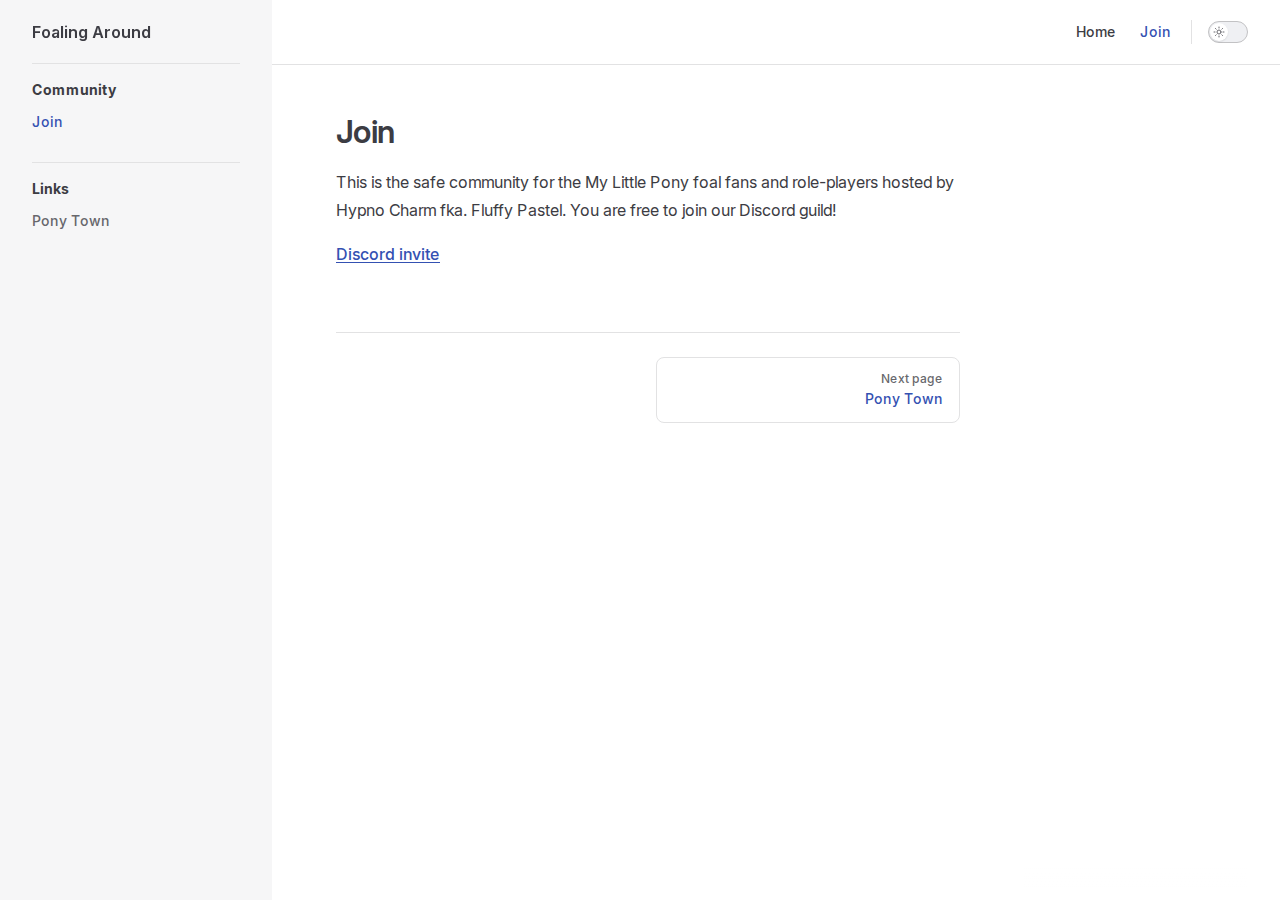
<file: join.html>
<!DOCTYPE html>
<html lang="en-US" dir="ltr">
  <head>
    <meta charset="utf-8">
    <meta name="viewport" content="width=device-width,initial-scale=1">
    <title>Join | Foaling Around</title>
    <meta name="description" content="Foaling Around is a foal fans community and links website to the pony sites!">
    <meta name="generator" content="VitePress v1.6.3">
    <link rel="preload stylesheet" href="/assets/style.DFTx90Kk.css" as="style">
    <link rel="preload stylesheet" href="/vp-icons.css" as="style">
    
    <script type="module" src="/assets/app.DdoZGCOY.js"></script>
    <link rel="preload" href="/assets/inter-roman-latin.Di8DUHzh.woff2" as="font" type="font/woff2" crossorigin="">
    <link rel="modulepreload" href="/assets/chunks/theme.BlanBemS.js">
    <link rel="modulepreload" href="/assets/chunks/framework.Cd-3tpCq.js">
    <link rel="modulepreload" href="/assets/join.md.reBdD2ov.lean.js">
    <script id="check-dark-mode">(()=>{const e=localStorage.getItem("vitepress-theme-appearance")||"auto",a=window.matchMedia("(prefers-color-scheme: dark)").matches;(!e||e==="auto"?a:e==="dark")&&document.documentElement.classList.add("dark")})();</script>
    <script id="check-mac-os">document.documentElement.classList.toggle("mac",/Mac|iPhone|iPod|iPad/i.test(navigator.platform));</script>
  </head>
  <body>
    <div id="app"><div class="Layout" data-v-5d98c3a5><!--[--><!--]--><!--[--><span tabindex="-1" data-v-0b0ada53></span><a href="#VPContent" class="VPSkipLink visually-hidden" data-v-0b0ada53>Skip to content</a><!--]--><!----><header class="VPNav" data-v-5d98c3a5 data-v-ae24b3ad><div class="VPNavBar" data-v-ae24b3ad data-v-6aa21345><div class="wrapper" data-v-6aa21345><div class="container" data-v-6aa21345><div class="title" data-v-6aa21345><div class="VPNavBarTitle has-sidebar" data-v-6aa21345 data-v-1168a8e4><a class="title" href="/" data-v-1168a8e4><!--[--><!--]--><!----><span data-v-1168a8e4>Foaling Around</span><!--[--><!--]--></a></div></div><div class="content" data-v-6aa21345><div class="content-body" data-v-6aa21345><!--[--><!--]--><div class="VPNavBarSearch search" data-v-6aa21345><!----></div><nav aria-labelledby="main-nav-aria-label" class="VPNavBarMenu menu" data-v-6aa21345 data-v-dc692963><span id="main-nav-aria-label" class="visually-hidden" data-v-dc692963> Main Navigation </span><!--[--><!--[--><a class="VPLink link VPNavBarMenuLink" href="/" tabindex="0" data-v-dc692963 data-v-e56f3d57><!--[--><span data-v-e56f3d57>Home</span><!--]--></a><!--]--><!--[--><a class="VPLink link VPNavBarMenuLink active" href="/join.html" tabindex="0" data-v-dc692963 data-v-e56f3d57><!--[--><span data-v-e56f3d57>Join</span><!--]--></a><!--]--><!--]--></nav><!----><div class="VPNavBarAppearance appearance" data-v-6aa21345 data-v-6c893767><button class="VPSwitch VPSwitchAppearance" type="button" role="switch" title aria-checked="false" data-v-6c893767 data-v-5337faa4 data-v-1d5665e3><span class="check" data-v-1d5665e3><span class="icon" data-v-1d5665e3><!--[--><span class="vpi-sun sun" data-v-5337faa4></span><span class="vpi-moon moon" data-v-5337faa4></span><!--]--></span></span></button></div><!----><div class="VPFlyout VPNavBarExtra extra" data-v-6aa21345 data-v-bb2aa2f0 data-v-cf11d7a2><button type="button" class="button" aria-haspopup="true" aria-expanded="false" aria-label="extra navigation" data-v-cf11d7a2><span class="vpi-more-horizontal icon" data-v-cf11d7a2></span></button><div class="menu" data-v-cf11d7a2><div class="VPMenu" data-v-cf11d7a2 data-v-b98bc113><!----><!--[--><!--[--><!----><div class="group" data-v-bb2aa2f0><div class="item appearance" data-v-bb2aa2f0><p class="label" data-v-bb2aa2f0>Appearance</p><div class="appearance-action" data-v-bb2aa2f0><button class="VPSwitch VPSwitchAppearance" type="button" role="switch" title aria-checked="false" data-v-bb2aa2f0 data-v-5337faa4 data-v-1d5665e3><span class="check" data-v-1d5665e3><span class="icon" data-v-1d5665e3><!--[--><span class="vpi-sun sun" data-v-5337faa4></span><span class="vpi-moon moon" data-v-5337faa4></span><!--]--></span></span></button></div></div></div><!----><!--]--><!--]--></div></div></div><!--[--><!--]--><button type="button" class="VPNavBarHamburger hamburger" aria-label="mobile navigation" aria-expanded="false" aria-controls="VPNavScreen" data-v-6aa21345 data-v-e5dd9c1c><span class="container" data-v-e5dd9c1c><span class="top" data-v-e5dd9c1c></span><span class="middle" data-v-e5dd9c1c></span><span class="bottom" data-v-e5dd9c1c></span></span></button></div></div></div></div><div class="divider" data-v-6aa21345><div class="divider-line" data-v-6aa21345></div></div></div><!----></header><div class="VPLocalNav has-sidebar empty" data-v-5d98c3a5 data-v-a6f0e41e><div class="container" data-v-a6f0e41e><button class="menu" aria-expanded="false" aria-controls="VPSidebarNav" data-v-a6f0e41e><span class="vpi-align-left menu-icon" data-v-a6f0e41e></span><span class="menu-text" data-v-a6f0e41e>Menu</span></button><div class="VPLocalNavOutlineDropdown" style="--vp-vh:0px;" data-v-a6f0e41e data-v-8a42e2b4><button data-v-8a42e2b4>Return to top</button><!----></div></div></div><aside class="VPSidebar" data-v-5d98c3a5 data-v-319d5ca6><div class="curtain" data-v-319d5ca6></div><nav class="nav" id="VPSidebarNav" aria-labelledby="sidebar-aria-label" tabindex="-1" data-v-319d5ca6><span class="visually-hidden" id="sidebar-aria-label" data-v-319d5ca6> Sidebar Navigation </span><!--[--><!--]--><!--[--><div class="no-transition group" data-v-c40bc020><section class="VPSidebarItem level-0 has-active" data-v-c40bc020 data-v-b3fd67f8><div class="item" role="button" tabindex="0" data-v-b3fd67f8><div class="indicator" data-v-b3fd67f8></div><h2 class="text" data-v-b3fd67f8>Community</h2><!----></div><div class="items" data-v-b3fd67f8><!--[--><div class="VPSidebarItem level-1 is-link" data-v-b3fd67f8 data-v-b3fd67f8><div class="item" data-v-b3fd67f8><div class="indicator" data-v-b3fd67f8></div><a class="VPLink link link" href="/join.html" data-v-b3fd67f8><!--[--><p class="text" data-v-b3fd67f8>Join</p><!--]--></a><!----></div><!----></div><!--]--></div></section></div><div class="no-transition group" data-v-c40bc020><section class="VPSidebarItem level-0" data-v-c40bc020 data-v-b3fd67f8><div class="item" role="button" tabindex="0" data-v-b3fd67f8><div class="indicator" data-v-b3fd67f8></div><h2 class="text" data-v-b3fd67f8>Links</h2><!----></div><div class="items" data-v-b3fd67f8><!--[--><div class="VPSidebarItem level-1 is-link" data-v-b3fd67f8 data-v-b3fd67f8><div class="item" data-v-b3fd67f8><div class="indicator" data-v-b3fd67f8></div><a class="VPLink link link" href="/pony-town.html" data-v-b3fd67f8><!--[--><p class="text" data-v-b3fd67f8>Pony Town</p><!--]--></a><!----></div><!----></div><!--]--></div></section></div><!--]--><!--[--><!--]--></nav></aside><div class="VPContent has-sidebar" id="VPContent" data-v-5d98c3a5 data-v-1428d186><div class="VPDoc has-sidebar has-aside" data-v-1428d186 data-v-39a288b8><!--[--><!--]--><div class="container" data-v-39a288b8><div class="aside" data-v-39a288b8><div class="aside-curtain" data-v-39a288b8></div><div class="aside-container" data-v-39a288b8><div class="aside-content" data-v-39a288b8><div class="VPDocAside" data-v-39a288b8 data-v-3f215769><!--[--><!--]--><!--[--><!--]--><nav aria-labelledby="doc-outline-aria-label" class="VPDocAsideOutline" data-v-3f215769 data-v-a5bbad30><div class="content" data-v-a5bbad30><div class="outline-marker" data-v-a5bbad30></div><div aria-level="2" class="outline-title" id="doc-outline-aria-label" role="heading" data-v-a5bbad30>On this page</div><ul class="VPDocOutlineItem root" data-v-a5bbad30 data-v-b933a997><!--[--><!--]--></ul></div></nav><!--[--><!--]--><div class="spacer" data-v-3f215769></div><!--[--><!--]--><!----><!--[--><!--]--><!--[--><!--]--></div></div></div></div><div class="content" data-v-39a288b8><div class="content-container" data-v-39a288b8><!--[--><!--]--><main class="main" data-v-39a288b8><div style="position:relative;" class="vp-doc _join" data-v-39a288b8><div><h1 id="join" tabindex="-1">Join <a class="header-anchor" href="#join" aria-label="Permalink to &quot;Join&quot;">​</a></h1><p>This is the safe community for the My Little Pony foal fans and role-players hosted by Hypno Charm fka. Fluffy Pastel. You are free to join our Discord guild!</p><p><a href="https://discord.gg/FNwrEcCZde" target="_blank" rel="noreferrer">Discord invite</a></p></div></div></main><footer class="VPDocFooter" data-v-39a288b8 data-v-e257564d><!--[--><!--]--><!----><nav class="prev-next" aria-labelledby="doc-footer-aria-label" data-v-e257564d><span class="visually-hidden" id="doc-footer-aria-label" data-v-e257564d>Pager</span><div class="pager" data-v-e257564d><!----></div><div class="pager" data-v-e257564d><a class="VPLink link pager-link next" href="/pony-town.html" data-v-e257564d><!--[--><span class="desc" data-v-e257564d>Next page</span><span class="title" data-v-e257564d>Pony Town</span><!--]--></a></div></nav></footer><!--[--><!--]--></div></div></div><!--[--><!--]--></div></div><!----><!--[--><!--]--></div></div>
    <script>window.__VP_HASH_MAP__=JSON.parse("{\"index.md\":\"BbZLeuzv\",\"join.md\":\"reBdD2ov\",\"pony-town.md\":\"YgxSDhxA\"}");window.__VP_SITE_DATA__=JSON.parse("{\"lang\":\"en-US\",\"dir\":\"ltr\",\"title\":\"Foaling Around\",\"description\":\"Foaling Around is a foal fans community and links website to the pony sites!\",\"base\":\"/\",\"head\":[],\"router\":{\"prefetchLinks\":true},\"appearance\":true,\"themeConfig\":{\"nav\":[{\"text\":\"Home\",\"link\":\"/\"},{\"text\":\"Join\",\"link\":\"/join\"}],\"sidebar\":[{\"text\":\"Community\",\"items\":[{\"text\":\"Join\",\"link\":\"/join\"}]},{\"text\":\"Links\",\"items\":[{\"text\":\"Pony Town\",\"link\":\"/pony-town\"}]}]},\"locales\":{},\"scrollOffset\":134,\"cleanUrls\":false}");</script>
    
  </body>
</html>
</file>
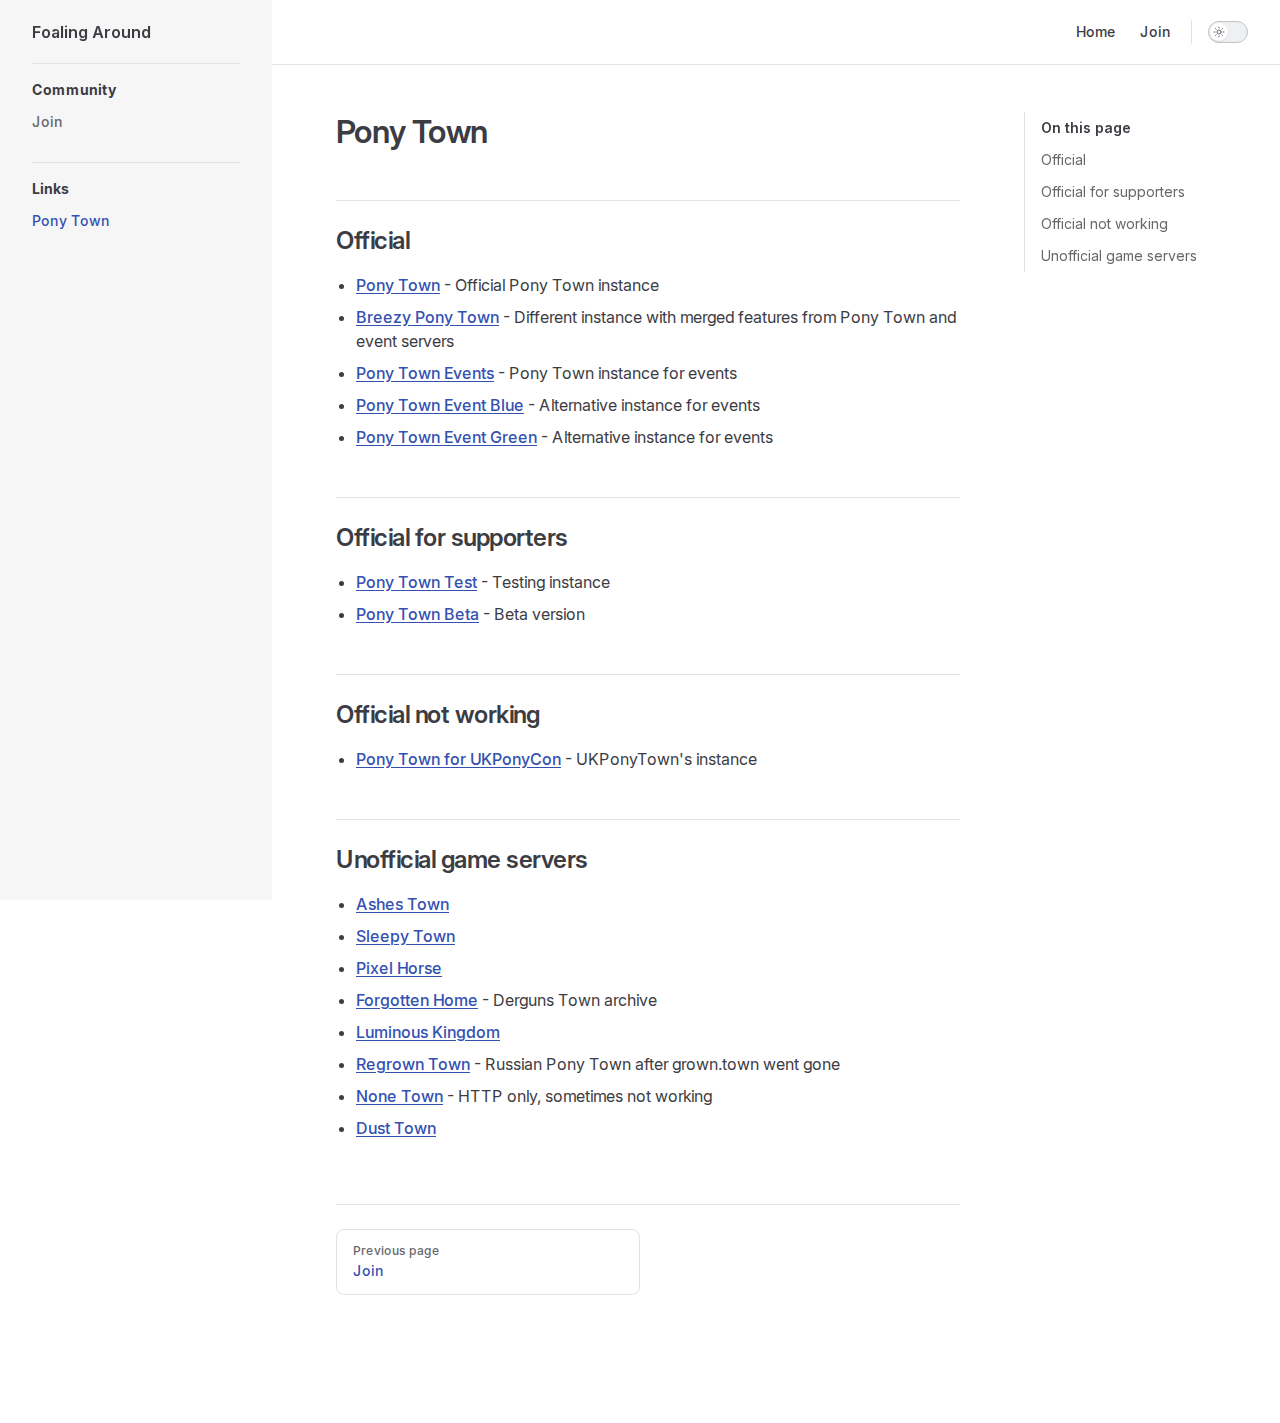
<file: pony-town.html>
<!DOCTYPE html>
<html lang="en-US" dir="ltr">
  <head>
    <meta charset="utf-8">
    <meta name="viewport" content="width=device-width,initial-scale=1">
    <title>Pony Town | Foaling Around</title>
    <meta name="description" content="Foaling Around is a foal fans community and links website to the pony sites!">
    <meta name="generator" content="VitePress v1.6.3">
    <link rel="preload stylesheet" href="/assets/style.DFTx90Kk.css" as="style">
    <link rel="preload stylesheet" href="/vp-icons.css" as="style">
    
    <script type="module" src="/assets/app.DdoZGCOY.js"></script>
    <link rel="preload" href="/assets/inter-roman-latin.Di8DUHzh.woff2" as="font" type="font/woff2" crossorigin="">
    <link rel="modulepreload" href="/assets/chunks/theme.BlanBemS.js">
    <link rel="modulepreload" href="/assets/chunks/framework.Cd-3tpCq.js">
    <link rel="modulepreload" href="/assets/pony-town.md.DjCWl_lJ.lean.js">
    <script id="check-dark-mode">(()=>{const e=localStorage.getItem("vitepress-theme-appearance")||"auto",a=window.matchMedia("(prefers-color-scheme: dark)").matches;(!e||e==="auto"?a:e==="dark")&&document.documentElement.classList.add("dark")})();</script>
    <script id="check-mac-os">document.documentElement.classList.toggle("mac",/Mac|iPhone|iPod|iPad/i.test(navigator.platform));</script>
  </head>
  <body>
    <div id="app"><div class="Layout" data-v-5d98c3a5><!--[--><!--]--><!--[--><span tabindex="-1" data-v-0b0ada53></span><a href="#VPContent" class="VPSkipLink visually-hidden" data-v-0b0ada53>Skip to content</a><!--]--><!----><header class="VPNav" data-v-5d98c3a5 data-v-ae24b3ad><div class="VPNavBar" data-v-ae24b3ad data-v-6aa21345><div class="wrapper" data-v-6aa21345><div class="container" data-v-6aa21345><div class="title" data-v-6aa21345><div class="VPNavBarTitle has-sidebar" data-v-6aa21345 data-v-1168a8e4><a class="title" href="/" data-v-1168a8e4><!--[--><!--]--><!----><span data-v-1168a8e4>Foaling Around</span><!--[--><!--]--></a></div></div><div class="content" data-v-6aa21345><div class="content-body" data-v-6aa21345><!--[--><!--]--><div class="VPNavBarSearch search" data-v-6aa21345><!----></div><nav aria-labelledby="main-nav-aria-label" class="VPNavBarMenu menu" data-v-6aa21345 data-v-dc692963><span id="main-nav-aria-label" class="visually-hidden" data-v-dc692963> Main Navigation </span><!--[--><!--[--><a class="VPLink link VPNavBarMenuLink" href="/" tabindex="0" data-v-dc692963 data-v-e56f3d57><!--[--><span data-v-e56f3d57>Home</span><!--]--></a><!--]--><!--[--><a class="VPLink link VPNavBarMenuLink" href="/join.html" tabindex="0" data-v-dc692963 data-v-e56f3d57><!--[--><span data-v-e56f3d57>Join</span><!--]--></a><!--]--><!--]--></nav><!----><div class="VPNavBarAppearance appearance" data-v-6aa21345 data-v-6c893767><button class="VPSwitch VPSwitchAppearance" type="button" role="switch" title aria-checked="false" data-v-6c893767 data-v-5337faa4 data-v-1d5665e3><span class="check" data-v-1d5665e3><span class="icon" data-v-1d5665e3><!--[--><span class="vpi-sun sun" data-v-5337faa4></span><span class="vpi-moon moon" data-v-5337faa4></span><!--]--></span></span></button></div><!----><div class="VPFlyout VPNavBarExtra extra" data-v-6aa21345 data-v-bb2aa2f0 data-v-cf11d7a2><button type="button" class="button" aria-haspopup="true" aria-expanded="false" aria-label="extra navigation" data-v-cf11d7a2><span class="vpi-more-horizontal icon" data-v-cf11d7a2></span></button><div class="menu" data-v-cf11d7a2><div class="VPMenu" data-v-cf11d7a2 data-v-b98bc113><!----><!--[--><!--[--><!----><div class="group" data-v-bb2aa2f0><div class="item appearance" data-v-bb2aa2f0><p class="label" data-v-bb2aa2f0>Appearance</p><div class="appearance-action" data-v-bb2aa2f0><button class="VPSwitch VPSwitchAppearance" type="button" role="switch" title aria-checked="false" data-v-bb2aa2f0 data-v-5337faa4 data-v-1d5665e3><span class="check" data-v-1d5665e3><span class="icon" data-v-1d5665e3><!--[--><span class="vpi-sun sun" data-v-5337faa4></span><span class="vpi-moon moon" data-v-5337faa4></span><!--]--></span></span></button></div></div></div><!----><!--]--><!--]--></div></div></div><!--[--><!--]--><button type="button" class="VPNavBarHamburger hamburger" aria-label="mobile navigation" aria-expanded="false" aria-controls="VPNavScreen" data-v-6aa21345 data-v-e5dd9c1c><span class="container" data-v-e5dd9c1c><span class="top" data-v-e5dd9c1c></span><span class="middle" data-v-e5dd9c1c></span><span class="bottom" data-v-e5dd9c1c></span></span></button></div></div></div></div><div class="divider" data-v-6aa21345><div class="divider-line" data-v-6aa21345></div></div></div><!----></header><div class="VPLocalNav has-sidebar empty" data-v-5d98c3a5 data-v-a6f0e41e><div class="container" data-v-a6f0e41e><button class="menu" aria-expanded="false" aria-controls="VPSidebarNav" data-v-a6f0e41e><span class="vpi-align-left menu-icon" data-v-a6f0e41e></span><span class="menu-text" data-v-a6f0e41e>Menu</span></button><div class="VPLocalNavOutlineDropdown" style="--vp-vh:0px;" data-v-a6f0e41e data-v-8a42e2b4><button data-v-8a42e2b4>Return to top</button><!----></div></div></div><aside class="VPSidebar" data-v-5d98c3a5 data-v-319d5ca6><div class="curtain" data-v-319d5ca6></div><nav class="nav" id="VPSidebarNav" aria-labelledby="sidebar-aria-label" tabindex="-1" data-v-319d5ca6><span class="visually-hidden" id="sidebar-aria-label" data-v-319d5ca6> Sidebar Navigation </span><!--[--><!--]--><!--[--><div class="no-transition group" data-v-c40bc020><section class="VPSidebarItem level-0" data-v-c40bc020 data-v-b3fd67f8><div class="item" role="button" tabindex="0" data-v-b3fd67f8><div class="indicator" data-v-b3fd67f8></div><h2 class="text" data-v-b3fd67f8>Community</h2><!----></div><div class="items" data-v-b3fd67f8><!--[--><div class="VPSidebarItem level-1 is-link" data-v-b3fd67f8 data-v-b3fd67f8><div class="item" data-v-b3fd67f8><div class="indicator" data-v-b3fd67f8></div><a class="VPLink link link" href="/join.html" data-v-b3fd67f8><!--[--><p class="text" data-v-b3fd67f8>Join</p><!--]--></a><!----></div><!----></div><!--]--></div></section></div><div class="no-transition group" data-v-c40bc020><section class="VPSidebarItem level-0 has-active" data-v-c40bc020 data-v-b3fd67f8><div class="item" role="button" tabindex="0" data-v-b3fd67f8><div class="indicator" data-v-b3fd67f8></div><h2 class="text" data-v-b3fd67f8>Links</h2><!----></div><div class="items" data-v-b3fd67f8><!--[--><div class="VPSidebarItem level-1 is-link" data-v-b3fd67f8 data-v-b3fd67f8><div class="item" data-v-b3fd67f8><div class="indicator" data-v-b3fd67f8></div><a class="VPLink link link" href="/pony-town.html" data-v-b3fd67f8><!--[--><p class="text" data-v-b3fd67f8>Pony Town</p><!--]--></a><!----></div><!----></div><!--]--></div></section></div><!--]--><!--[--><!--]--></nav></aside><div class="VPContent has-sidebar" id="VPContent" data-v-5d98c3a5 data-v-1428d186><div class="VPDoc has-sidebar has-aside" data-v-1428d186 data-v-39a288b8><!--[--><!--]--><div class="container" data-v-39a288b8><div class="aside" data-v-39a288b8><div class="aside-curtain" data-v-39a288b8></div><div class="aside-container" data-v-39a288b8><div class="aside-content" data-v-39a288b8><div class="VPDocAside" data-v-39a288b8 data-v-3f215769><!--[--><!--]--><!--[--><!--]--><nav aria-labelledby="doc-outline-aria-label" class="VPDocAsideOutline" data-v-3f215769 data-v-a5bbad30><div class="content" data-v-a5bbad30><div class="outline-marker" data-v-a5bbad30></div><div aria-level="2" class="outline-title" id="doc-outline-aria-label" role="heading" data-v-a5bbad30>On this page</div><ul class="VPDocOutlineItem root" data-v-a5bbad30 data-v-b933a997><!--[--><!--]--></ul></div></nav><!--[--><!--]--><div class="spacer" data-v-3f215769></div><!--[--><!--]--><!----><!--[--><!--]--><!--[--><!--]--></div></div></div></div><div class="content" data-v-39a288b8><div class="content-container" data-v-39a288b8><!--[--><!--]--><main class="main" data-v-39a288b8><div style="position:relative;" class="vp-doc _pony-town" data-v-39a288b8><div><h1 id="pony-town" tabindex="-1">Pony Town <a class="header-anchor" href="#pony-town" aria-label="Permalink to &quot;Pony Town&quot;">​</a></h1><h2 id="official" tabindex="-1">Official <a class="header-anchor" href="#official" aria-label="Permalink to &quot;Official&quot;">​</a></h2><ul><li><a href="https://pony.town" target="_blank" rel="noreferrer">Pony Town</a> - Official Pony Town instance</li><li><a href="https://breezy.pony.town" target="_blank" rel="noreferrer">Breezy Pony Town</a> - Different instance with merged features from Pony Town and event servers</li><li><a href="https://event.pony.town" target="_blank" rel="noreferrer">Pony Town Events</a> - Pony Town instance for events</li><li><a href="https://eventblue.pony.town" target="_blank" rel="noreferrer">Pony Town Event Blue</a> - Alternative instance for events</li><li><a href="https://eventgreen.pony.town" target="_blank" rel="noreferrer">Pony Town Event Green</a> - Alternative instance for events</li></ul><h2 id="official-for-supporters" tabindex="-1">Official for supporters <a class="header-anchor" href="#official-for-supporters" aria-label="Permalink to &quot;Official for supporters&quot;">​</a></h2><ul><li><a href="https://test.pony.town" target="_blank" rel="noreferrer">Pony Town Test</a> - Testing instance</li><li><a href="https://beta.pony.town" target="_blank" rel="noreferrer">Pony Town Beta</a> - Beta version</li></ul><h2 id="official-not-working" tabindex="-1">Official not working <a class="header-anchor" href="#official-not-working" aria-label="Permalink to &quot;Official not working&quot;">​</a></h2><ul><li><a href="https://ukponycon.pony.town" target="_blank" rel="noreferrer">Pony Town for UKPonyCon</a> - UKPonyTown&#39;s instance</li></ul><h2 id="unofficial-game-servers" tabindex="-1">Unofficial game servers <a class="header-anchor" href="#unofficial-game-servers" aria-label="Permalink to &quot;Unofficial game servers&quot;">​</a></h2><ul><li><a href="https://ashes.town" target="_blank" rel="noreferrer">Ashes Town</a></li><li><a href="https://test.pixel.horse" target="_blank" rel="noreferrer">Sleepy Town</a></li><li><a href="https://pixel.horse" target="_blank" rel="noreferrer">Pixel Horse</a></li><li><a href="https://forgottenho.me/" target="_blank" rel="noreferrer">Forgotten Home</a> - Derguns Town archive</li><li><a href="https://luminouskingdom.com/" target="_blank" rel="noreferrer">Luminous Kingdom</a></li><li><a href="https://regrown.town/" target="_blank" rel="noreferrer">Regrown Town</a> - Russian Pony Town after grown.town went gone</li><li><a href="http://n0ne.sytes.net/" target="_blank" rel="noreferrer">None Town</a> - HTTP only, sometimes not working</li><li><a href="https://dust.town/" target="_blank" rel="noreferrer">Dust Town</a></li></ul></div></div></main><footer class="VPDocFooter" data-v-39a288b8 data-v-e257564d><!--[--><!--]--><!----><nav class="prev-next" aria-labelledby="doc-footer-aria-label" data-v-e257564d><span class="visually-hidden" id="doc-footer-aria-label" data-v-e257564d>Pager</span><div class="pager" data-v-e257564d><a class="VPLink link pager-link prev" href="/join.html" data-v-e257564d><!--[--><span class="desc" data-v-e257564d>Previous page</span><span class="title" data-v-e257564d>Join</span><!--]--></a></div><div class="pager" data-v-e257564d><!----></div></nav></footer><!--[--><!--]--></div></div></div><!--[--><!--]--></div></div><!----><!--[--><!--]--></div></div>
    <script>window.__VP_HASH_MAP__=JSON.parse("{\"index.md\":\"BbZLeuzv\",\"join.md\":\"reBdD2ov\",\"pony-town.md\":\"DjCWl_lJ\"}");window.__VP_SITE_DATA__=JSON.parse("{\"lang\":\"en-US\",\"dir\":\"ltr\",\"title\":\"Foaling Around\",\"description\":\"Foaling Around is a foal fans community and links website to the pony sites!\",\"base\":\"/\",\"head\":[],\"router\":{\"prefetchLinks\":true},\"appearance\":true,\"themeConfig\":{\"nav\":[{\"text\":\"Home\",\"link\":\"/\"},{\"text\":\"Join\",\"link\":\"/join\"}],\"sidebar\":[{\"text\":\"Community\",\"items\":[{\"text\":\"Join\",\"link\":\"/join\"}]},{\"text\":\"Links\",\"items\":[{\"text\":\"Pony Town\",\"link\":\"/pony-town\"}]}]},\"locales\":{},\"scrollOffset\":134,\"cleanUrls\":false}");</script>
    
  </body>
</html>
</file>
<file: assets/style.DpBRF6ik.css>
@font-face{font-family:Inter;font-style:normal;font-weight:100 900;font-display:swap;src:url(/assets/inter-roman-cyrillic-ext.BBPuwvHQ.woff2) format("woff2");unicode-range:U+0460-052F,U+1C80-1C88,U+20B4,U+2DE0-2DFF,U+A640-A69F,U+FE2E-FE2F}@font-face{font-family:Inter;font-style:normal;font-weight:100 900;font-display:swap;src:url(/assets/inter-roman-cyrillic.C5lxZ8CY.woff2) format("woff2");unicode-range:U+0301,U+0400-045F,U+0490-0491,U+04B0-04B1,U+2116}@font-face{font-family:Inter;font-style:normal;font-weight:100 900;font-display:swap;src:url(/assets/inter-roman-greek-ext.CqjqNYQ-.woff2) format("woff2");unicode-range:U+1F00-1FFF}@font-face{font-family:Inter;font-style:normal;font-weight:100 900;font-display:swap;src:url(/assets/inter-roman-greek.BBVDIX6e.woff2) format("woff2");unicode-range:U+0370-0377,U+037A-037F,U+0384-038A,U+038C,U+038E-03A1,U+03A3-03FF}@font-face{font-family:Inter;font-style:normal;font-weight:100 900;font-display:swap;src:url(/assets/inter-roman-vietnamese.BjW4sHH5.woff2) format("woff2");unicode-range:U+0102-0103,U+0110-0111,U+0128-0129,U+0168-0169,U+01A0-01A1,U+01AF-01B0,U+0300-0301,U+0303-0304,U+0308-0309,U+0323,U+0329,U+1EA0-1EF9,U+20AB}@font-face{font-family:Inter;font-style:normal;font-weight:100 900;font-display:swap;src:url(/assets/inter-roman-latin-ext.4ZJIpNVo.woff2) format("woff2");unicode-range:U+0100-02AF,U+0304,U+0308,U+0329,U+1E00-1E9F,U+1EF2-1EFF,U+2020,U+20A0-20AB,U+20AD-20C0,U+2113,U+2C60-2C7F,U+A720-A7FF}@font-face{font-family:Inter;font-style:normal;font-weight:100 900;font-display:swap;src:url(/assets/inter-roman-latin.Di8DUHzh.woff2) format("woff2");unicode-range:U+0000-00FF,U+0131,U+0152-0153,U+02BB-02BC,U+02C6,U+02DA,U+02DC,U+0304,U+0308,U+0329,U+2000-206F,U+2074,U+20AC,U+2122,U+2191,U+2193,U+2212,U+2215,U+FEFF,U+FFFD}@font-face{font-family:Inter;font-style:italic;font-weight:100 900;font-display:swap;src:url(/assets/inter-italic-cyrillic-ext.r48I6akx.woff2) format("woff2");unicode-range:U+0460-052F,U+1C80-1C88,U+20B4,U+2DE0-2DFF,U+A640-A69F,U+FE2E-FE2F}@font-face{font-family:Inter;font-style:italic;font-weight:100 900;font-display:swap;src:url(/assets/inter-italic-cyrillic.By2_1cv3.woff2) format("woff2");unicode-range:U+0301,U+0400-045F,U+0490-0491,U+04B0-04B1,U+2116}@font-face{font-family:Inter;font-style:italic;font-weight:100 900;font-display:swap;src:url(/assets/inter-italic-greek-ext.1u6EdAuj.woff2) format("woff2");unicode-range:U+1F00-1FFF}@font-face{font-family:Inter;font-style:italic;font-weight:100 900;font-display:swap;src:url(/assets/inter-italic-greek.DJ8dCoTZ.woff2) format("woff2");unicode-range:U+0370-0377,U+037A-037F,U+0384-038A,U+038C,U+038E-03A1,U+03A3-03FF}@font-face{font-family:Inter;font-style:italic;font-weight:100 900;font-display:swap;src:url(/assets/inter-italic-vietnamese.BSbpV94h.woff2) format("woff2");unicode-range:U+0102-0103,U+0110-0111,U+0128-0129,U+0168-0169,U+01A0-01A1,U+01AF-01B0,U+0300-0301,U+0303-0304,U+0308-0309,U+0323,U+0329,U+1EA0-1EF9,U+20AB}@font-face{font-family:Inter;font-style:italic;font-weight:100 900;font-display:swap;src:url(/assets/inter-italic-latin-ext.CN1xVJS-.woff2) format("woff2");unicode-range:U+0100-02AF,U+0304,U+0308,U+0329,U+1E00-1E9F,U+1EF2-1EFF,U+2020,U+20A0-20AB,U+20AD-20C0,U+2113,U+2C60-2C7F,U+A720-A7FF}@font-face{font-family:Inter;font-style:italic;font-weight:100 900;font-display:swap;src:url(/assets/inter-italic-latin.C2AdPX0b.woff2) format("woff2");unicode-range:U+0000-00FF,U+0131,U+0152-0153,U+02BB-02BC,U+02C6,U+02DA,U+02DC,U+0304,U+0308,U+0329,U+2000-206F,U+2074,U+20AC,U+2122,U+2191,U+2193,U+2212,U+2215,U+FEFF,U+FFFD}@font-face{font-family:Punctuation SC;font-weight:400;src:local("PingFang SC Regular"),local("Noto Sans CJK SC"),local("Microsoft YaHei");unicode-range:U+201C,U+201D,U+2018,U+2019,U+2E3A,U+2014,U+2013,U+2026,U+00B7,U+007E,U+002F}@font-face{font-family:Punctuation SC;font-weight:500;src:local("PingFang SC Medium"),local("Noto Sans CJK SC"),local("Microsoft YaHei");unicode-range:U+201C,U+201D,U+2018,U+2019,U+2E3A,U+2014,U+2013,U+2026,U+00B7,U+007E,U+002F}@font-face{font-family:Punctuation SC;font-weight:600;src:local("PingFang SC Semibold"),local("Noto Sans CJK SC Bold"),local("Microsoft YaHei Bold");unicode-range:U+201C,U+201D,U+2018,U+2019,U+2E3A,U+2014,U+2013,U+2026,U+00B7,U+007E,U+002F}@font-face{font-family:Punctuation SC;font-weight:700;src:local("PingFang SC Semibold"),local("Noto Sans CJK SC Bold"),local("Microsoft YaHei Bold");unicode-range:U+201C,U+201D,U+2018,U+2019,U+2E3A,U+2014,U+2013,U+2026,U+00B7,U+007E,U+002F}:root{--vp-c-white: #ffffff;--vp-c-black: #000000;--vp-c-neutral: var(--vp-c-black);--vp-c-neutral-inverse: var(--vp-c-white)}.dark{--vp-c-neutral: var(--vp-c-white);--vp-c-neutral-inverse: var(--vp-c-black)}:root{--vp-c-gray-1: #dddde3;--vp-c-gray-2: #e4e4e9;--vp-c-gray-3: #ebebef;--vp-c-gray-soft: rgba(142, 150, 170, .14);--vp-c-indigo-1: #3451b2;--vp-c-indigo-2: #3a5ccc;--vp-c-indigo-3: #5672cd;--vp-c-indigo-soft: rgba(100, 108, 255, .14);--vp-c-purple-1: #6f42c1;--vp-c-purple-2: #7e4cc9;--vp-c-purple-3: #8e5cd9;--vp-c-purple-soft: rgba(159, 122, 234, .14);--vp-c-green-1: #18794e;--vp-c-green-2: #299764;--vp-c-green-3: #30a46c;--vp-c-green-soft: rgba(16, 185, 129, .14);--vp-c-yellow-1: #915930;--vp-c-yellow-2: #946300;--vp-c-yellow-3: #9f6a00;--vp-c-yellow-soft: rgba(234, 179, 8, .14);--vp-c-red-1: #b8272c;--vp-c-red-2: #d5393e;--vp-c-red-3: #e0575b;--vp-c-red-soft: rgba(244, 63, 94, .14);--vp-c-sponsor: #db2777}.dark{--vp-c-gray-1: #515c67;--vp-c-gray-2: #414853;--vp-c-gray-3: #32363f;--vp-c-gray-soft: rgba(101, 117, 133, .16);--vp-c-indigo-1: #a8b1ff;--vp-c-indigo-2: #5c73e7;--vp-c-indigo-3: #3e63dd;--vp-c-indigo-soft: rgba(100, 108, 255, .16);--vp-c-purple-1: #c8abfa;--vp-c-purple-2: #a879e6;--vp-c-purple-3: #8e5cd9;--vp-c-purple-soft: rgba(159, 122, 234, .16);--vp-c-green-1: #3dd68c;--vp-c-green-2: #30a46c;--vp-c-green-3: #298459;--vp-c-green-soft: rgba(16, 185, 129, .16);--vp-c-yellow-1: #f9b44e;--vp-c-yellow-2: #da8b17;--vp-c-yellow-3: #a46a0a;--vp-c-yellow-soft: rgba(234, 179, 8, .16);--vp-c-red-1: #f66f81;--vp-c-red-2: #f14158;--vp-c-red-3: #b62a3c;--vp-c-red-soft: rgba(244, 63, 94, .16)}:root{--vp-c-bg: #ffffff;--vp-c-bg-alt: #f6f6f7;--vp-c-bg-elv: #ffffff;--vp-c-bg-soft: #f6f6f7}.dark{--vp-c-bg: #1b1b1f;--vp-c-bg-alt: #161618;--vp-c-bg-elv: #202127;--vp-c-bg-soft: #202127}:root{--vp-c-border: #c2c2c4;--vp-c-divider: #e2e2e3;--vp-c-gutter: #e2e2e3}.dark{--vp-c-border: #3c3f44;--vp-c-divider: #2e2e32;--vp-c-gutter: #000000}:root{--vp-c-text-1: #3c3c43;--vp-c-text-2: #67676c;--vp-c-text-3: #929295}.dark{--vp-c-text-1: #dfdfd6;--vp-c-text-2: #98989f;--vp-c-text-3: #6a6a71}:root{--vp-c-default-1: var(--vp-c-gray-1);--vp-c-default-2: var(--vp-c-gray-2);--vp-c-default-3: var(--vp-c-gray-3);--vp-c-default-soft: var(--vp-c-gray-soft);--vp-c-brand-1: var(--vp-c-indigo-1);--vp-c-brand-2: var(--vp-c-indigo-2);--vp-c-brand-3: var(--vp-c-indigo-3);--vp-c-brand-soft: var(--vp-c-indigo-soft);--vp-c-brand: var(--vp-c-brand-1);--vp-c-tip-1: var(--vp-c-brand-1);--vp-c-tip-2: var(--vp-c-brand-2);--vp-c-tip-3: var(--vp-c-brand-3);--vp-c-tip-soft: var(--vp-c-brand-soft);--vp-c-note-1: var(--vp-c-brand-1);--vp-c-note-2: var(--vp-c-brand-2);--vp-c-note-3: var(--vp-c-brand-3);--vp-c-note-soft: var(--vp-c-brand-soft);--vp-c-success-1: var(--vp-c-green-1);--vp-c-success-2: var(--vp-c-green-2);--vp-c-success-3: var(--vp-c-green-3);--vp-c-success-soft: var(--vp-c-green-soft);--vp-c-important-1: var(--vp-c-purple-1);--vp-c-important-2: var(--vp-c-purple-2);--vp-c-important-3: var(--vp-c-purple-3);--vp-c-important-soft: var(--vp-c-purple-soft);--vp-c-warning-1: var(--vp-c-yellow-1);--vp-c-warning-2: var(--vp-c-yellow-2);--vp-c-warning-3: var(--vp-c-yellow-3);--vp-c-warning-soft: var(--vp-c-yellow-soft);--vp-c-danger-1: var(--vp-c-red-1);--vp-c-danger-2: var(--vp-c-red-2);--vp-c-danger-3: var(--vp-c-red-3);--vp-c-danger-soft: var(--vp-c-red-soft);--vp-c-caution-1: var(--vp-c-red-1);--vp-c-caution-2: var(--vp-c-red-2);--vp-c-caution-3: var(--vp-c-red-3);--vp-c-caution-soft: var(--vp-c-red-soft)}:root{--vp-font-family-base: "Inter", ui-sans-serif, system-ui, sans-serif, "Apple Color Emoji", "Segoe UI Emoji", "Segoe UI Symbol", "Noto Color Emoji";--vp-font-family-mono: ui-monospace, "Menlo", "Monaco", "Consolas", "Liberation Mono", "Courier New", monospace;font-optical-sizing:auto}:root:where(:lang(zh)){--vp-font-family-base: "Punctuation SC", "Inter", ui-sans-serif, system-ui, sans-serif, "Apple Color Emoji", "Segoe UI Emoji", "Segoe UI Symbol", "Noto Color Emoji"}:root{--vp-shadow-1: 0 1px 2px rgba(0, 0, 0, .04), 0 1px 2px rgba(0, 0, 0, .06);--vp-shadow-2: 0 3px 12px rgba(0, 0, 0, .07), 0 1px 4px rgba(0, 0, 0, .07);--vp-shadow-3: 0 12px 32px rgba(0, 0, 0, .1), 0 2px 6px rgba(0, 0, 0, .08);--vp-shadow-4: 0 14px 44px rgba(0, 0, 0, .12), 0 3px 9px rgba(0, 0, 0, .12);--vp-shadow-5: 0 18px 56px rgba(0, 0, 0, .16), 0 4px 12px rgba(0, 0, 0, .16)}:root{--vp-z-index-footer: 10;--vp-z-index-local-nav: 20;--vp-z-index-nav: 30;--vp-z-index-layout-top: 40;--vp-z-index-backdrop: 50;--vp-z-index-sidebar: 60}@media (min-width: 960px){:root{--vp-z-index-sidebar: 25}}:root{--vp-layout-max-width: 1440px}:root{--vp-header-anchor-symbol: "#"}:root{--vp-code-line-height: 1.7;--vp-code-font-size: .875em;--vp-code-color: var(--vp-c-brand-1);--vp-code-link-color: var(--vp-c-brand-1);--vp-code-link-hover-color: var(--vp-c-brand-2);--vp-code-bg: var(--vp-c-default-soft);--vp-code-block-color: var(--vp-c-text-2);--vp-code-block-bg: var(--vp-c-bg-alt);--vp-code-block-divider-color: var(--vp-c-gutter);--vp-code-lang-color: var(--vp-c-text-2);--vp-code-line-highlight-color: var(--vp-c-default-soft);--vp-code-line-number-color: var(--vp-c-text-2);--vp-code-line-diff-add-color: var(--vp-c-success-soft);--vp-code-line-diff-add-symbol-color: var(--vp-c-success-1);--vp-code-line-diff-remove-color: var(--vp-c-danger-soft);--vp-code-line-diff-remove-symbol-color: var(--vp-c-danger-1);--vp-code-line-warning-color: var(--vp-c-warning-soft);--vp-code-line-error-color: var(--vp-c-danger-soft);--vp-code-copy-code-border-color: var(--vp-c-divider);--vp-code-copy-code-bg: var(--vp-c-bg-soft);--vp-code-copy-code-hover-border-color: var(--vp-c-divider);--vp-code-copy-code-hover-bg: var(--vp-c-bg);--vp-code-copy-code-active-text: var(--vp-c-text-2);--vp-code-copy-copied-text-content: "Copied";--vp-code-tab-divider: var(--vp-code-block-divider-color);--vp-code-tab-text-color: var(--vp-c-text-2);--vp-code-tab-bg: var(--vp-code-block-bg);--vp-code-tab-hover-text-color: var(--vp-c-text-1);--vp-code-tab-active-text-color: var(--vp-c-text-1);--vp-code-tab-active-bar-color: var(--vp-c-brand-1)}:lang(es),:lang(pt){--vp-code-copy-copied-text-content: "Copiado"}:lang(fa){--vp-code-copy-copied-text-content: "کپی شد"}:lang(ko){--vp-code-copy-copied-text-content: "복사됨"}:lang(ru){--vp-code-copy-copied-text-content: "Скопировано"}:lang(zh){--vp-code-copy-copied-text-content: "已复制"}:root{--vp-button-brand-border: transparent;--vp-button-brand-text: var(--vp-c-white);--vp-button-brand-bg: var(--vp-c-brand-3);--vp-button-brand-hover-border: transparent;--vp-button-brand-hover-text: var(--vp-c-white);--vp-button-brand-hover-bg: var(--vp-c-brand-2);--vp-button-brand-active-border: transparent;--vp-button-brand-active-text: var(--vp-c-white);--vp-button-brand-active-bg: var(--vp-c-brand-1);--vp-button-alt-border: transparent;--vp-button-alt-text: var(--vp-c-text-1);--vp-button-alt-bg: var(--vp-c-default-3);--vp-button-alt-hover-border: transparent;--vp-button-alt-hover-text: var(--vp-c-text-1);--vp-button-alt-hover-bg: var(--vp-c-default-2);--vp-button-alt-active-border: transparent;--vp-button-alt-active-text: var(--vp-c-text-1);--vp-button-alt-active-bg: var(--vp-c-default-1);--vp-button-sponsor-border: var(--vp-c-text-2);--vp-button-sponsor-text: var(--vp-c-text-2);--vp-button-sponsor-bg: transparent;--vp-button-sponsor-hover-border: var(--vp-c-sponsor);--vp-button-sponsor-hover-text: var(--vp-c-sponsor);--vp-button-sponsor-hover-bg: transparent;--vp-button-sponsor-active-border: var(--vp-c-sponsor);--vp-button-sponsor-active-text: var(--vp-c-sponsor);--vp-button-sponsor-active-bg: transparent}:root{--vp-custom-block-font-size: 14px;--vp-custom-block-code-font-size: 13px;--vp-custom-block-info-border: transparent;--vp-custom-block-info-text: var(--vp-c-text-1);--vp-custom-block-info-bg: var(--vp-c-default-soft);--vp-custom-block-info-code-bg: var(--vp-c-default-soft);--vp-custom-block-note-border: transparent;--vp-custom-block-note-text: var(--vp-c-text-1);--vp-custom-block-note-bg: var(--vp-c-default-soft);--vp-custom-block-note-code-bg: var(--vp-c-default-soft);--vp-custom-block-tip-border: transparent;--vp-custom-block-tip-text: var(--vp-c-text-1);--vp-custom-block-tip-bg: var(--vp-c-tip-soft);--vp-custom-block-tip-code-bg: var(--vp-c-tip-soft);--vp-custom-block-important-border: transparent;--vp-custom-block-important-text: var(--vp-c-text-1);--vp-custom-block-important-bg: var(--vp-c-important-soft);--vp-custom-block-important-code-bg: var(--vp-c-important-soft);--vp-custom-block-warning-border: transparent;--vp-custom-block-warning-text: var(--vp-c-text-1);--vp-custom-block-warning-bg: var(--vp-c-warning-soft);--vp-custom-block-warning-code-bg: var(--vp-c-warning-soft);--vp-custom-block-danger-border: transparent;--vp-custom-block-danger-text: var(--vp-c-text-1);--vp-custom-block-danger-bg: var(--vp-c-danger-soft);--vp-custom-block-danger-code-bg: var(--vp-c-danger-soft);--vp-custom-block-caution-border: transparent;--vp-custom-block-caution-text: var(--vp-c-text-1);--vp-custom-block-caution-bg: var(--vp-c-caution-soft);--vp-custom-block-caution-code-bg: var(--vp-c-caution-soft);--vp-custom-block-details-border: var(--vp-custom-block-info-border);--vp-custom-block-details-text: var(--vp-custom-block-info-text);--vp-custom-block-details-bg: var(--vp-custom-block-info-bg);--vp-custom-block-details-code-bg: var(--vp-custom-block-info-code-bg)}:root{--vp-input-border-color: var(--vp-c-border);--vp-input-bg-color: var(--vp-c-bg-alt);--vp-input-switch-bg-color: var(--vp-c-default-soft)}:root{--vp-nav-height: 64px;--vp-nav-bg-color: var(--vp-c-bg);--vp-nav-screen-bg-color: var(--vp-c-bg);--vp-nav-logo-height: 24px}.hide-nav{--vp-nav-height: 0px}.hide-nav .VPSidebar{--vp-nav-height: 22px}:root{--vp-local-nav-bg-color: var(--vp-c-bg)}:root{--vp-sidebar-width: 272px;--vp-sidebar-bg-color: var(--vp-c-bg-alt)}:root{--vp-backdrop-bg-color: rgba(0, 0, 0, .6)}:root{--vp-home-hero-name-color: var(--vp-c-brand-1);--vp-home-hero-name-background: transparent;--vp-home-hero-image-background-image: none;--vp-home-hero-image-filter: none}:root{--vp-badge-info-border: transparent;--vp-badge-info-text: var(--vp-c-text-2);--vp-badge-info-bg: var(--vp-c-default-soft);--vp-badge-tip-border: transparent;--vp-badge-tip-text: var(--vp-c-tip-1);--vp-badge-tip-bg: var(--vp-c-tip-soft);--vp-badge-warning-border: transparent;--vp-badge-warning-text: var(--vp-c-warning-1);--vp-badge-warning-bg: var(--vp-c-warning-soft);--vp-badge-danger-border: transparent;--vp-badge-danger-text: var(--vp-c-danger-1);--vp-badge-danger-bg: var(--vp-c-danger-soft)}:root{--vp-carbon-ads-text-color: var(--vp-c-text-1);--vp-carbon-ads-poweredby-color: var(--vp-c-text-2);--vp-carbon-ads-bg-color: var(--vp-c-bg-soft);--vp-carbon-ads-hover-text-color: var(--vp-c-brand-1);--vp-carbon-ads-hover-poweredby-color: var(--vp-c-text-1)}:root{--vp-local-search-bg: var(--vp-c-bg);--vp-local-search-result-bg: var(--vp-c-bg);--vp-local-search-result-border: var(--vp-c-divider);--vp-local-search-result-selected-bg: var(--vp-c-bg);--vp-local-search-result-selected-border: var(--vp-c-brand-1);--vp-local-search-highlight-bg: var(--vp-c-brand-1);--vp-local-search-highlight-text: var(--vp-c-neutral-inverse)}@media (prefers-reduced-motion: reduce){*,:before,:after{animation-delay:-1ms!important;animation-duration:1ms!important;animation-iteration-count:1!important;background-attachment:initial!important;scroll-behavior:auto!important;transition-duration:0s!important;transition-delay:0s!important}}*,:before,:after{box-sizing:border-box}html{line-height:1.4;font-size:16px;-webkit-text-size-adjust:100%}html.dark{color-scheme:dark}body{margin:0;width:100%;min-width:320px;min-height:100vh;line-height:24px;font-family:var(--vp-font-family-base);font-size:16px;font-weight:400;color:var(--vp-c-text-1);background-color:var(--vp-c-bg);font-synthesis:style;text-rendering:optimizeLegibility;-webkit-font-smoothing:antialiased;-moz-osx-font-smoothing:grayscale}main{display:block}h1,h2,h3,h4,h5,h6{margin:0;line-height:24px;font-size:16px;font-weight:400}p{margin:0}strong,b{font-weight:600}a,area,button,[role=button],input,label,select,summary,textarea{touch-action:manipulation}a{color:inherit;text-decoration:inherit}ol,ul{list-style:none;margin:0;padding:0}blockquote{margin:0}pre,code,kbd,samp{font-family:var(--vp-font-family-mono)}img,svg,video,canvas,audio,iframe,embed,object{display:block}figure{margin:0}img,video{max-width:100%;height:auto}button,input,optgroup,select,textarea{border:0;padding:0;line-height:inherit;color:inherit}button{padding:0;font-family:inherit;background-color:transparent;background-image:none}button:enabled,[role=button]:enabled{cursor:pointer}button:focus,button:focus-visible{outline:1px dotted;outline:4px auto -webkit-focus-ring-color}button:focus:not(:focus-visible){outline:none!important}input:focus,textarea:focus,select:focus{outline:none}table{border-collapse:collapse}input{background-color:transparent}input:-ms-input-placeholder,textarea:-ms-input-placeholder{color:var(--vp-c-text-3)}input::-ms-input-placeholder,textarea::-ms-input-placeholder{color:var(--vp-c-text-3)}input::placeholder,textarea::placeholder{color:var(--vp-c-text-3)}input::-webkit-outer-spin-button,input::-webkit-inner-spin-button{-webkit-appearance:none;margin:0}input[type=number]{-moz-appearance:textfield}textarea{resize:vertical}select{-webkit-appearance:none}fieldset{margin:0;padding:0}h1,h2,h3,h4,h5,h6,li,p{overflow-wrap:break-word}vite-error-overlay{z-index:9999}mjx-container{overflow-x:auto}mjx-container>svg{display:inline-block;margin:auto}[class^=vpi-],[class*=" vpi-"],.vp-icon{width:1em;height:1em}[class^=vpi-].bg,[class*=" vpi-"].bg,.vp-icon.bg{background-size:100% 100%;background-color:transparent}[class^=vpi-]:not(.bg),[class*=" vpi-"]:not(.bg),.vp-icon:not(.bg){-webkit-mask:var(--icon) no-repeat;mask:var(--icon) no-repeat;-webkit-mask-size:100% 100%;mask-size:100% 100%;background-color:currentColor;color:inherit}.vpi-align-left{--icon: url("data:image/svg+xml,%3Csvg xmlns='http://www.w3.org/2000/svg' viewBox='0 0 24 24'%3E%3Cpath fill='none' stroke='black' stroke-linecap='round' stroke-linejoin='round' stroke-width='2' d='M15 12H3m14 6H3M21 6H3'/%3E%3C/svg%3E")}.vpi-arrow-right,.vpi-arrow-down,.vpi-arrow-left,.vpi-arrow-up{--icon: url("data:image/svg+xml,%3Csvg xmlns='http://www.w3.org/2000/svg' viewBox='0 0 24 24'%3E%3Cpath fill='none' stroke='black' stroke-linecap='round' stroke-linejoin='round' stroke-width='2' d='M5 12h14m-7-7l7 7l-7 7'/%3E%3C/svg%3E")}.vpi-chevron-right,.vpi-chevron-down,.vpi-chevron-left,.vpi-chevron-up{--icon: url("data:image/svg+xml,%3Csvg xmlns='http://www.w3.org/2000/svg' viewBox='0 0 24 24'%3E%3Cpath fill='none' stroke='black' stroke-linecap='round' stroke-linejoin='round' stroke-width='2' d='m9 18l6-6l-6-6'/%3E%3C/svg%3E")}.vpi-chevron-down,.vpi-arrow-down{transform:rotate(90deg)}.vpi-chevron-left,.vpi-arrow-left{transform:rotate(180deg)}.vpi-chevron-up,.vpi-arrow-up{transform:rotate(-90deg)}.vpi-square-pen{--icon: url("data:image/svg+xml,%3Csvg xmlns='http://www.w3.org/2000/svg' viewBox='0 0 24 24'%3E%3Cg fill='none' stroke='black' stroke-linecap='round' stroke-linejoin='round' stroke-width='2'%3E%3Cpath d='M12 3H5a2 2 0 0 0-2 2v14a2 2 0 0 0 2 2h14a2 2 0 0 0 2-2v-7'/%3E%3Cpath d='M18.375 2.625a1 1 0 0 1 3 3l-9.013 9.014a2 2 0 0 1-.853.505l-2.873.84a.5.5 0 0 1-.62-.62l.84-2.873a2 2 0 0 1 .506-.852z'/%3E%3C/g%3E%3C/svg%3E")}.vpi-plus{--icon: url("data:image/svg+xml,%3Csvg xmlns='http://www.w3.org/2000/svg' viewBox='0 0 24 24'%3E%3Cpath fill='none' stroke='black' stroke-linecap='round' stroke-linejoin='round' stroke-width='2' d='M5 12h14m-7-7v14'/%3E%3C/svg%3E")}.vpi-sun{--icon: url("data:image/svg+xml,%3Csvg xmlns='http://www.w3.org/2000/svg' viewBox='0 0 24 24'%3E%3Cg fill='none' stroke='black' stroke-linecap='round' stroke-linejoin='round' stroke-width='2'%3E%3Ccircle cx='12' cy='12' r='4'/%3E%3Cpath d='M12 2v2m0 16v2M4.93 4.93l1.41 1.41m11.32 11.32l1.41 1.41M2 12h2m16 0h2M6.34 17.66l-1.41 1.41M19.07 4.93l-1.41 1.41'/%3E%3C/g%3E%3C/svg%3E")}.vpi-moon{--icon: url("data:image/svg+xml,%3Csvg xmlns='http://www.w3.org/2000/svg' viewBox='0 0 24 24'%3E%3Cpath fill='none' stroke='black' stroke-linecap='round' stroke-linejoin='round' stroke-width='2' d='M12 3a6 6 0 0 0 9 9a9 9 0 1 1-9-9'/%3E%3C/svg%3E")}.vpi-more-horizontal{--icon: url("data:image/svg+xml,%3Csvg xmlns='http://www.w3.org/2000/svg' viewBox='0 0 24 24'%3E%3Cg fill='none' stroke='black' stroke-linecap='round' stroke-linejoin='round' stroke-width='2'%3E%3Ccircle cx='12' cy='12' r='1'/%3E%3Ccircle cx='19' cy='12' r='1'/%3E%3Ccircle cx='5' cy='12' r='1'/%3E%3C/g%3E%3C/svg%3E")}.vpi-languages{--icon: url("data:image/svg+xml,%3Csvg xmlns='http://www.w3.org/2000/svg' viewBox='0 0 24 24'%3E%3Cpath fill='none' stroke='black' stroke-linecap='round' stroke-linejoin='round' stroke-width='2' d='m5 8l6 6m-7 0l6-6l2-3M2 5h12M7 2h1m14 20l-5-10l-5 10m2-4h6'/%3E%3C/svg%3E")}.vpi-heart{--icon: url("data:image/svg+xml,%3Csvg xmlns='http://www.w3.org/2000/svg' viewBox='0 0 24 24'%3E%3Cpath fill='none' stroke='black' stroke-linecap='round' stroke-linejoin='round' stroke-width='2' d='M19 14c1.49-1.46 3-3.21 3-5.5A5.5 5.5 0 0 0 16.5 3c-1.76 0-3 .5-4.5 2c-1.5-1.5-2.74-2-4.5-2A5.5 5.5 0 0 0 2 8.5c0 2.3 1.5 4.05 3 5.5l7 7Z'/%3E%3C/svg%3E")}.vpi-search{--icon: url("data:image/svg+xml,%3Csvg xmlns='http://www.w3.org/2000/svg' viewBox='0 0 24 24'%3E%3Cg fill='none' stroke='black' stroke-linecap='round' stroke-linejoin='round' stroke-width='1.6'%3E%3Cpath d='m21 21l-4.34-4.34'/%3E%3Ccircle cx='11' cy='11' r='8' stroke-width='1.4'/%3E%3C/g%3E%3C/svg%3E")}.vpi-layout-list{--icon: url("data:image/svg+xml,%3Csvg xmlns='http://www.w3.org/2000/svg' viewBox='0 0 24 24'%3E%3Cg fill='none' stroke='black' stroke-linecap='round' stroke-linejoin='round' stroke-width='2'%3E%3Crect width='7' height='7' x='3' y='3' rx='1'/%3E%3Crect width='7' height='7' x='3' y='14' rx='1'/%3E%3Cpath d='M14 4h7m-7 5h7m-7 6h7m-7 5h7'/%3E%3C/g%3E%3C/svg%3E")}.vpi-delete{--icon: url("data:image/svg+xml,%3Csvg xmlns='http://www.w3.org/2000/svg' viewBox='0 0 24 24'%3E%3Cpath fill='none' stroke='black' stroke-linecap='round' stroke-linejoin='round' stroke-width='2' d='M10 5a2 2 0 0 0-1.344.519l-6.328 5.74a1 1 0 0 0 0 1.481l6.328 5.741A2 2 0 0 0 10 19h10a2 2 0 0 0 2-2V7a2 2 0 0 0-2-2zm2 4l6 6m0-6l-6 6'/%3E%3C/svg%3E")}.vpi-corner-down-left{--icon: url("data:image/svg+xml,%3Csvg xmlns='http://www.w3.org/2000/svg' viewBox='0 0 24 24'%3E%3Cg fill='none' stroke='black' stroke-linecap='round' stroke-linejoin='round' stroke-width='2'%3E%3Cpath d='M20 4v7a4 4 0 0 1-4 4H4'/%3E%3Cpath d='m9 10l-5 5l5 5'/%3E%3C/g%3E%3C/svg%3E")}:root{--vp-icon-copy: url("data:image/svg+xml,%3Csvg xmlns='http://www.w3.org/2000/svg' viewBox='0 0 24 24'%3E%3Cg fill='none' stroke='rgba(128,128,128,1)' stroke-linecap='round' stroke-linejoin='round' stroke-width='2'%3E%3Crect width='8' height='4' x='8' y='2' rx='1' ry='1'/%3E%3Cpath d='M16 4h2a2 2 0 0 1 2 2v14a2 2 0 0 1-2 2H6a2 2 0 0 1-2-2V6a2 2 0 0 1 2-2h2'/%3E%3C/g%3E%3C/svg%3E");--vp-icon-copied: url("data:image/svg+xml,%3Csvg xmlns='http://www.w3.org/2000/svg' viewBox='0 0 24 24'%3E%3Cg fill='none' stroke='rgba(128,128,128,1)' stroke-linecap='round' stroke-linejoin='round' stroke-width='2'%3E%3Crect width='8' height='4' x='8' y='2' rx='1' ry='1'/%3E%3Cpath d='M16 4h2a2 2 0 0 1 2 2v14a2 2 0 0 1-2 2H6a2 2 0 0 1-2-2V6a2 2 0 0 1 2-2h2'/%3E%3Cpath d='m9 14l2 2l4-4'/%3E%3C/g%3E%3C/svg%3E")}.visually-hidden{position:absolute;width:1px;height:1px;white-space:nowrap;clip:rect(0 0 0 0);clip-path:inset(50%);overflow:hidden}.custom-block{border:1px solid transparent;border-radius:8px;padding:16px 16px 8px;line-height:24px;font-size:var(--vp-custom-block-font-size);color:var(--vp-c-text-2)}.custom-block.info{border-color:var(--vp-custom-block-info-border);color:var(--vp-custom-block-info-text);background-color:var(--vp-custom-block-info-bg)}.custom-block.info a,.custom-block.info code{color:var(--vp-c-brand-1)}.custom-block.info a:hover,.custom-block.info a:hover>code{color:var(--vp-c-brand-2)}.custom-block.info code{background-color:var(--vp-custom-block-info-code-bg)}.custom-block.note{border-color:var(--vp-custom-block-note-border);color:var(--vp-custom-block-note-text);background-color:var(--vp-custom-block-note-bg)}.custom-block.note a,.custom-block.note code{color:var(--vp-c-brand-1)}.custom-block.note a:hover,.custom-block.note a:hover>code{color:var(--vp-c-brand-2)}.custom-block.note code{background-color:var(--vp-custom-block-note-code-bg)}.custom-block.tip{border-color:var(--vp-custom-block-tip-border);color:var(--vp-custom-block-tip-text);background-color:var(--vp-custom-block-tip-bg)}.custom-block.tip a,.custom-block.tip code{color:var(--vp-c-tip-1)}.custom-block.tip a:hover,.custom-block.tip a:hover>code{color:var(--vp-c-tip-2)}.custom-block.tip code{background-color:var(--vp-custom-block-tip-code-bg)}.custom-block.important{border-color:var(--vp-custom-block-important-border);color:var(--vp-custom-block-important-text);background-color:var(--vp-custom-block-important-bg)}.custom-block.important a,.custom-block.important code{color:var(--vp-c-important-1)}.custom-block.important a:hover,.custom-block.important a:hover>code{color:var(--vp-c-important-2)}.custom-block.important code{background-color:var(--vp-custom-block-important-code-bg)}.custom-block.warning{border-color:var(--vp-custom-block-warning-border);color:var(--vp-custom-block-warning-text);background-color:var(--vp-custom-block-warning-bg)}.custom-block.warning a,.custom-block.warning code{color:var(--vp-c-warning-1)}.custom-block.warning a:hover,.custom-block.warning a:hover>code{color:var(--vp-c-warning-2)}.custom-block.warning code{background-color:var(--vp-custom-block-warning-code-bg)}.custom-block.danger{border-color:var(--vp-custom-block-danger-border);color:var(--vp-custom-block-danger-text);background-color:var(--vp-custom-block-danger-bg)}.custom-block.danger a,.custom-block.danger code{color:var(--vp-c-danger-1)}.custom-block.danger a:hover,.custom-block.danger a:hover>code{color:var(--vp-c-danger-2)}.custom-block.danger code{background-color:var(--vp-custom-block-danger-code-bg)}.custom-block.caution{border-color:var(--vp-custom-block-caution-border);color:var(--vp-custom-block-caution-text);background-color:var(--vp-custom-block-caution-bg)}.custom-block.caution a,.custom-block.caution code{color:var(--vp-c-caution-1)}.custom-block.caution a:hover,.custom-block.caution a:hover>code{color:var(--vp-c-caution-2)}.custom-block.caution code{background-color:var(--vp-custom-block-caution-code-bg)}.custom-block.details{border-color:var(--vp-custom-block-details-border);color:var(--vp-custom-block-details-text);background-color:var(--vp-custom-block-details-bg)}.custom-block.details a{color:var(--vp-c-brand-1)}.custom-block.details a:hover,.custom-block.details a:hover>code{color:var(--vp-c-brand-2)}.custom-block.details code{background-color:var(--vp-custom-block-details-code-bg)}.custom-block-title{font-weight:600}.custom-block p+p{margin:8px 0}.custom-block.details summary{margin:0 0 8px;font-weight:700;cursor:pointer;-webkit-user-select:none;user-select:none}.custom-block.details summary+p{margin:8px 0}.custom-block a{color:inherit;font-weight:600;text-decoration:underline;text-underline-offset:2px;transition:opacity .25s}.custom-block a:hover{opacity:.75}.custom-block code{font-size:var(--vp-custom-block-code-font-size)}.custom-block.custom-block th,.custom-block.custom-block blockquote>p{font-size:var(--vp-custom-block-font-size);color:inherit}.dark .shiki span{color:var(--shiki-dark, inherit)}html:not(.dark) .shiki span{color:var(--shiki-light, inherit)}.vp-code-group{margin-top:16px}.vp-code-group .tabs{position:relative;display:flex;margin-right:-24px;margin-left:-24px;padding:0 12px;background-color:var(--vp-code-tab-bg);overflow-x:auto;overflow-y:hidden;box-shadow:inset 0 -1px var(--vp-code-tab-divider)}@media (min-width: 640px){.vp-code-group .tabs{margin-right:0;margin-left:0;border-radius:8px 8px 0 0}}.vp-code-group .tabs input{position:fixed;opacity:0;pointer-events:none}.vp-code-group .tabs label{position:relative;display:inline-block;border-bottom:1px solid transparent;padding:0 12px;line-height:48px;font-size:14px;font-weight:500;color:var(--vp-code-tab-text-color);white-space:nowrap;cursor:pointer;transition:color .25s}.vp-code-group .tabs label:after{position:absolute;right:8px;bottom:-1px;left:8px;z-index:1;height:2px;border-radius:2px;content:"";background-color:transparent;transition:background-color .25s}.vp-code-group label:hover{color:var(--vp-code-tab-hover-text-color)}.vp-code-group input:checked+label{color:var(--vp-code-tab-active-text-color)}.vp-code-group input:checked+label:after{background-color:var(--vp-code-tab-active-bar-color)}.vp-code-group div[class*=language-],.vp-block{display:none;margin-top:0!important;border-top-left-radius:0!important;border-top-right-radius:0!important}.vp-code-group div[class*=language-].active,.vp-block.active{display:block}.vp-block{padding:20px 24px}.vp-doc h1,.vp-doc h2,.vp-doc h3,.vp-doc h4,.vp-doc h5,.vp-doc h6{position:relative;font-weight:600;outline:none}.vp-doc h1{letter-spacing:-.02em;line-height:40px;font-size:28px}.vp-doc h2{margin:48px 0 16px;border-top:1px solid var(--vp-c-divider);padding-top:24px;letter-spacing:-.02em;line-height:32px;font-size:24px}.vp-doc h3{margin:32px 0 0;letter-spacing:-.01em;line-height:28px;font-size:20px}.vp-doc h4{margin:24px 0 0;letter-spacing:-.01em;line-height:24px;font-size:18px}.vp-doc .header-anchor{position:absolute;top:0;left:0;margin-left:-.87em;font-weight:500;-webkit-user-select:none;user-select:none;opacity:0;text-decoration:none;transition:color .25s,opacity .25s}.vp-doc .header-anchor:before{content:var(--vp-header-anchor-symbol)}.vp-doc h1:hover .header-anchor,.vp-doc h1 .header-anchor:focus,.vp-doc h2:hover .header-anchor,.vp-doc h2 .header-anchor:focus,.vp-doc h3:hover .header-anchor,.vp-doc h3 .header-anchor:focus,.vp-doc h4:hover .header-anchor,.vp-doc h4 .header-anchor:focus,.vp-doc h5:hover .header-anchor,.vp-doc h5 .header-anchor:focus,.vp-doc h6:hover .header-anchor,.vp-doc h6 .header-anchor:focus{opacity:1}@media (min-width: 768px){.vp-doc h1{letter-spacing:-.02em;line-height:40px;font-size:32px}}.vp-doc h2 .header-anchor{top:24px}.vp-doc p,.vp-doc summary{margin:16px 0}.vp-doc p{line-height:28px}.vp-doc blockquote{margin:16px 0;border-left:2px solid var(--vp-c-divider);padding-left:16px;transition:border-color .5s;color:var(--vp-c-text-2)}.vp-doc blockquote>p{margin:0;font-size:16px;transition:color .5s}.vp-doc a{font-weight:500;color:var(--vp-c-brand-1);text-decoration:underline;text-underline-offset:2px;transition:color .25s,opacity .25s}.vp-doc a:hover{color:var(--vp-c-brand-2)}.vp-doc strong{font-weight:600}.vp-doc ul,.vp-doc ol{padding-left:1.25rem;margin:16px 0}.vp-doc ul{list-style:disc}.vp-doc ol{list-style:decimal}.vp-doc li+li{margin-top:8px}.vp-doc li>ol,.vp-doc li>ul{margin:8px 0 0}.vp-doc table{display:block;border-collapse:collapse;margin:20px 0;overflow-x:auto}.vp-doc tr{background-color:var(--vp-c-bg);border-top:1px solid var(--vp-c-divider);transition:background-color .5s}.vp-doc tr:nth-child(2n){background-color:var(--vp-c-bg-soft)}.vp-doc th,.vp-doc td{border:1px solid var(--vp-c-divider);padding:8px 16px}.vp-doc th{text-align:left;font-size:14px;font-weight:600;color:var(--vp-c-text-2);background-color:var(--vp-c-bg-soft)}.vp-doc td{font-size:14px}.vp-doc hr{margin:16px 0;border:none;border-top:1px solid var(--vp-c-divider)}.vp-doc .custom-block{margin:16px 0}.vp-doc .custom-block p{margin:8px 0;line-height:24px}.vp-doc .custom-block p:first-child{margin:0}.vp-doc .custom-block div[class*=language-]{margin:8px 0;border-radius:8px}.vp-doc .custom-block div[class*=language-] code{font-weight:400;background-color:transparent}.vp-doc .custom-block .vp-code-group .tabs{margin:0;border-radius:8px 8px 0 0}.vp-doc :not(pre,h1,h2,h3,h4,h5,h6)>code{font-size:var(--vp-code-font-size);color:var(--vp-code-color)}.vp-doc :not(pre)>code{border-radius:4px;padding:3px 6px;background-color:var(--vp-code-bg);transition:color .25s,background-color .5s}.vp-doc a>code{color:var(--vp-code-link-color)}.vp-doc a:hover>code{color:var(--vp-code-link-hover-color)}.vp-doc h1>code,.vp-doc h2>code,.vp-doc h3>code,.vp-doc h4>code{font-size:.9em}.vp-doc div[class*=language-],.vp-block{position:relative;margin:16px -24px;background-color:var(--vp-code-block-bg);overflow-x:auto;transition:background-color .5s}@media (min-width: 640px){.vp-doc div[class*=language-],.vp-block{border-radius:8px;margin:16px 0}}@media (max-width: 639px){.vp-doc li div[class*=language-]{border-radius:8px 0 0 8px}}.vp-doc div[class*=language-]+div[class*=language-],.vp-doc div[class$=-api]+div[class*=language-],.vp-doc div[class*=language-]+div[class$=-api]>div[class*=language-]{margin-top:-8px}.vp-doc [class*=language-] pre,.vp-doc [class*=language-] code{-moz-tab-size:4;-o-tab-size:4;tab-size:4}.vp-doc [class*=language-] pre{position:relative;z-index:1;margin:0;padding:20px 0;background:transparent;overflow-x:auto;text-align:left}.vp-doc [class*=language-] code{display:block;padding:0 24px;width:fit-content;min-width:100%;line-height:var(--vp-code-line-height);font-size:var(--vp-code-font-size);color:var(--vp-code-block-color);transition:color .5s}.vp-doc [class*=language-] code .highlighted{background-color:var(--vp-code-line-highlight-color);transition:background-color .5s;margin:0 -24px;padding:0 24px;width:calc(100% + 48px);display:inline-block}.vp-doc [class*=language-] code .highlighted.error{background-color:var(--vp-code-line-error-color)}.vp-doc [class*=language-] code .highlighted.warning{background-color:var(--vp-code-line-warning-color)}.vp-doc [class*=language-] code .diff{transition:background-color .5s;margin:0 -24px;padding:0 24px;width:calc(100% + 48px);display:inline-block}.vp-doc [class*=language-] code .diff:before{position:absolute;left:10px}.vp-doc [class*=language-] .has-focused-lines .line:not(.has-focus){filter:blur(.095rem);opacity:.4;transition:filter .35s,opacity .35s}.vp-doc [class*=language-] .has-focused-lines .line:not(.has-focus){opacity:.7;transition:filter .35s,opacity .35s}.vp-doc [class*=language-]:hover .has-focused-lines .line:not(.has-focus){filter:blur(0);opacity:1}.vp-doc [class*=language-] code .diff.remove{background-color:var(--vp-code-line-diff-remove-color);opacity:.7}.vp-doc [class*=language-] code .diff.remove:before{content:"-";color:var(--vp-code-line-diff-remove-symbol-color)}.vp-doc [class*=language-] code .diff.add{background-color:var(--vp-code-line-diff-add-color)}.vp-doc [class*=language-] code .diff.add:before{content:"+";color:var(--vp-code-line-diff-add-symbol-color)}.vp-doc div[class*=language-].line-numbers-mode{padding-left:32px}.vp-doc .line-numbers-wrapper{position:absolute;top:0;bottom:0;left:0;z-index:3;border-right:1px solid var(--vp-code-block-divider-color);padding-top:20px;width:32px;text-align:center;font-family:var(--vp-font-family-mono);line-height:var(--vp-code-line-height);font-size:var(--vp-code-font-size);color:var(--vp-code-line-number-color);transition:border-color .5s,color .5s}.vp-doc [class*=language-]>button.copy{direction:ltr;position:absolute;top:12px;right:12px;z-index:3;border:1px solid var(--vp-code-copy-code-border-color);border-radius:4px;width:40px;height:40px;background-color:var(--vp-code-copy-code-bg);opacity:0;cursor:pointer;background-image:var(--vp-icon-copy);background-position:50%;background-size:20px;background-repeat:no-repeat;transition:border-color .25s,background-color .25s,opacity .25s}.vp-doc [class*=language-]:hover>button.copy,.vp-doc [class*=language-]>button.copy:focus{opacity:1}.vp-doc [class*=language-]>button.copy:hover,.vp-doc [class*=language-]>button.copy.copied{border-color:var(--vp-code-copy-code-hover-border-color);background-color:var(--vp-code-copy-code-hover-bg)}.vp-doc [class*=language-]>button.copy.copied,.vp-doc [class*=language-]>button.copy:hover.copied{border-radius:0 4px 4px 0;background-color:var(--vp-code-copy-code-hover-bg);background-image:var(--vp-icon-copied)}.vp-doc [class*=language-]>button.copy.copied:before,.vp-doc [class*=language-]>button.copy:hover.copied:before{position:relative;top:-1px;transform:translate(calc(-100% - 1px));display:flex;justify-content:center;align-items:center;border:1px solid var(--vp-code-copy-code-hover-border-color);border-right:0;border-radius:4px 0 0 4px;padding:0 10px;width:fit-content;height:40px;text-align:center;font-size:12px;font-weight:500;color:var(--vp-code-copy-code-active-text);background-color:var(--vp-code-copy-code-hover-bg);white-space:nowrap;content:var(--vp-code-copy-copied-text-content)}.vp-doc [class*=language-]>span.lang{position:absolute;top:2px;right:8px;z-index:2;font-size:12px;font-weight:500;-webkit-user-select:none;user-select:none;color:var(--vp-code-lang-color);transition:color .4s,opacity .4s}.vp-doc [class*=language-]:hover>button.copy+span.lang,.vp-doc [class*=language-]>button.copy:focus+span.lang{opacity:0}.vp-doc .VPTeamMembers{margin-top:24px}.vp-doc .VPTeamMembers.small.count-1 .container{margin:0!important;max-width:calc((100% - 24px)/2)!important}.vp-doc .VPTeamMembers.small.count-2 .container,.vp-doc .VPTeamMembers.small.count-3 .container{max-width:100%!important}.vp-doc .VPTeamMembers.medium.count-1 .container{margin:0!important;max-width:calc((100% - 24px)/2)!important}:is(.vp-external-link-icon,.vp-doc a[href*="://"],.vp-doc a[target=_blank]):not(:is(.no-icon,svg a,:has(img,svg))):after{display:inline-block;margin-top:-1px;margin-left:4px;width:11px;height:11px;background:currentColor;color:var(--vp-c-text-3);flex-shrink:0;--icon: url("data:image/svg+xml, %3Csvg xmlns='http://www.w3.org/2000/svg' viewBox='0 0 24 24' %3E%3Cpath d='M0 0h24v24H0V0z' fill='none' /%3E%3Cpath d='M9 5v2h6.59L4 18.59 5.41 20 17 8.41V15h2V5H9z' /%3E%3C/svg%3E");-webkit-mask-image:var(--icon);mask-image:var(--icon)}.vp-external-link-icon:after{content:""}.external-link-icon-enabled :is(.vp-doc a[href*="://"],.vp-doc a[target=_blank]):not(:is(.no-icon,svg a,:has(img,svg))):after{content:"";color:currentColor}.vp-sponsor{border-radius:16px;overflow:hidden}.vp-sponsor.aside{border-radius:12px}.vp-sponsor-section+.vp-sponsor-section{margin-top:4px}.vp-sponsor-tier{margin:0 0 4px!important;text-align:center;letter-spacing:1px!important;line-height:24px;width:100%;font-weight:600;color:var(--vp-c-text-2);background-color:var(--vp-c-bg-soft)}.vp-sponsor.normal .vp-sponsor-tier{padding:13px 0 11px;font-size:14px}.vp-sponsor.aside .vp-sponsor-tier{padding:9px 0 7px;font-size:12px}.vp-sponsor-grid+.vp-sponsor-tier{margin-top:4px}.vp-sponsor-grid{display:flex;flex-wrap:wrap;gap:4px}.vp-sponsor-grid.xmini .vp-sponsor-grid-link{height:64px}.vp-sponsor-grid.xmini .vp-sponsor-grid-image{max-width:64px;max-height:22px}.vp-sponsor-grid.mini .vp-sponsor-grid-link{height:72px}.vp-sponsor-grid.mini .vp-sponsor-grid-image{max-width:96px;max-height:24px}.vp-sponsor-grid.small .vp-sponsor-grid-link{height:96px}.vp-sponsor-grid.small .vp-sponsor-grid-image{max-width:96px;max-height:24px}.vp-sponsor-grid.medium .vp-sponsor-grid-link{height:112px}.vp-sponsor-grid.medium .vp-sponsor-grid-image{max-width:120px;max-height:36px}.vp-sponsor-grid.big .vp-sponsor-grid-link{height:184px}.vp-sponsor-grid.big .vp-sponsor-grid-image{max-width:192px;max-height:56px}.vp-sponsor-grid[data-vp-grid="2"] .vp-sponsor-grid-item{width:calc((100% - 4px)/2)}.vp-sponsor-grid[data-vp-grid="3"] .vp-sponsor-grid-item{width:calc((100% - 4px * 2) / 3)}.vp-sponsor-grid[data-vp-grid="4"] .vp-sponsor-grid-item{width:calc((100% - 12px)/4)}.vp-sponsor-grid[data-vp-grid="5"] .vp-sponsor-grid-item{width:calc((100% - 16px)/5)}.vp-sponsor-grid[data-vp-grid="6"] .vp-sponsor-grid-item{width:calc((100% - 4px * 5) / 6)}.vp-sponsor-grid-item{flex-shrink:0;width:100%;background-color:var(--vp-c-bg-soft);transition:background-color .25s}.vp-sponsor-grid-item:hover{background-color:var(--vp-c-default-soft)}.vp-sponsor-grid-item:hover .vp-sponsor-grid-image{filter:grayscale(0) invert(0)}.vp-sponsor-grid-item.empty:hover{background-color:var(--vp-c-bg-soft)}.dark .vp-sponsor-grid-item:hover{background-color:var(--vp-c-white)}.dark .vp-sponsor-grid-item.empty:hover{background-color:var(--vp-c-bg-soft)}.vp-sponsor-grid-link{display:flex}.vp-sponsor-grid-box{display:flex;justify-content:center;align-items:center;width:100%}.vp-sponsor-grid-image{max-width:100%;filter:grayscale(1);transition:filter .25s}.dark .vp-sponsor-grid-image{filter:grayscale(1) invert(1)}.VPBadge{display:inline-block;margin-left:2px;border:1px solid transparent;border-radius:12px;padding:0 10px;line-height:22px;font-size:12px;font-weight:500;transform:translateY(-2px)}.VPBadge.small{padding:0 6px;line-height:18px;font-size:10px;transform:translateY(-8px)}.VPDocFooter .VPBadge{display:none}.vp-doc h1>.VPBadge{margin-top:4px;vertical-align:top}.vp-doc h2>.VPBadge{margin-top:3px;padding:0 8px;vertical-align:top}.vp-doc h3>.VPBadge{vertical-align:middle}.vp-doc h4>.VPBadge,.vp-doc h5>.VPBadge,.vp-doc h6>.VPBadge{vertical-align:middle;line-height:18px}.VPBadge.info{border-color:var(--vp-badge-info-border);color:var(--vp-badge-info-text);background-color:var(--vp-badge-info-bg)}.VPBadge.tip{border-color:var(--vp-badge-tip-border);color:var(--vp-badge-tip-text);background-color:var(--vp-badge-tip-bg)}.VPBadge.warning{border-color:var(--vp-badge-warning-border);color:var(--vp-badge-warning-text);background-color:var(--vp-badge-warning-bg)}.VPBadge.danger{border-color:var(--vp-badge-danger-border);color:var(--vp-badge-danger-text);background-color:var(--vp-badge-danger-bg)}.VPBackdrop[data-v-c79a1216]{position:fixed;inset:0;z-index:var(--vp-z-index-backdrop);background:var(--vp-backdrop-bg-color);transition:opacity .5s}.VPBackdrop.fade-enter-from[data-v-c79a1216],.VPBackdrop.fade-leave-to[data-v-c79a1216]{opacity:0}.VPBackdrop.fade-leave-active[data-v-c79a1216]{transition-duration:.25s}@media (min-width: 1280px){.VPBackdrop[data-v-c79a1216]{display:none}}.NotFound[data-v-829df670]{padding:64px 24px 96px;text-align:center}@media (min-width: 768px){.NotFound[data-v-829df670]{padding:96px 32px 168px}}.code[data-v-829df670]{line-height:64px;font-size:64px;font-weight:600}.title[data-v-829df670]{padding-top:12px;letter-spacing:2px;line-height:20px;font-size:20px;font-weight:700}.divider[data-v-829df670]{margin:24px auto 18px;width:64px;height:1px;background-color:var(--vp-c-divider)}.quote[data-v-829df670]{margin:0 auto;max-width:256px;font-size:14px;font-weight:500;color:var(--vp-c-text-2)}.action[data-v-829df670]{padding-top:20px}.link[data-v-829df670]{display:inline-block;border:1px solid var(--vp-c-brand-1);border-radius:16px;padding:3px 16px;font-size:14px;font-weight:500;color:var(--vp-c-brand-1);transition:border-color .25s,color .25s}.link[data-v-829df670]:hover{border-color:var(--vp-c-brand-2);color:var(--vp-c-brand-2)}.root[data-v-2d0bdf9b]{position:relative;z-index:1}.nested[data-v-2d0bdf9b]{padding-right:16px;padding-left:16px}.outline-link[data-v-2d0bdf9b]{display:block;line-height:32px;font-size:14px;font-weight:400;color:var(--vp-c-text-2);white-space:nowrap;overflow:hidden;text-overflow:ellipsis;transition:color .5s}.outline-link[data-v-2d0bdf9b]:hover,.outline-link.active[data-v-2d0bdf9b]{color:var(--vp-c-text-1);transition:color .25s}.outline-link.nested[data-v-2d0bdf9b]{padding-left:13px}.VPDocAsideOutline[data-v-60d5052e]{display:none}.VPDocAsideOutline.has-outline[data-v-60d5052e]{display:block}.content[data-v-60d5052e]{position:relative;border-left:1px solid var(--vp-c-divider);padding-left:16px;font-size:13px;font-weight:500}.outline-marker[data-v-60d5052e]{position:absolute;top:32px;left:-1px;z-index:0;opacity:0;width:2px;border-radius:2px;height:18px;background-color:var(--vp-c-brand-1);transition:top .25s cubic-bezier(0,1,.5,1),background-color .5s,opacity .25s}.outline-title[data-v-60d5052e]{line-height:32px;font-size:14px;font-weight:600}.VPDocAside[data-v-3f215769]{display:flex;flex-direction:column;flex-grow:1}.spacer[data-v-3f215769]{flex-grow:1}.VPDocAside[data-v-3f215769] .spacer+.VPDocAsideSponsors,.VPDocAside[data-v-3f215769] .spacer+.VPDocAsideCarbonAds{margin-top:24px}.VPDocAside[data-v-3f215769] .VPDocAsideSponsors+.VPDocAsideCarbonAds{margin-top:16px}.VPLastUpdated[data-v-e98dd255]{line-height:24px;font-size:14px;font-weight:500;color:var(--vp-c-text-2)}@media (min-width: 640px){.VPLastUpdated[data-v-e98dd255]{line-height:32px;font-size:14px;font-weight:500}}.VPDocFooter[data-v-e257564d]{margin-top:64px}.edit-info[data-v-e257564d]{padding-bottom:18px}@media (min-width: 640px){.edit-info[data-v-e257564d]{display:flex;justify-content:space-between;align-items:center;padding-bottom:14px}}.edit-link-button[data-v-e257564d]{display:flex;align-items:center;border:0;line-height:32px;font-size:14px;font-weight:500;color:var(--vp-c-brand-1);transition:color .25s}.edit-link-button[data-v-e257564d]:hover{color:var(--vp-c-brand-2)}.edit-link-icon[data-v-e257564d]{margin-right:8px}.prev-next[data-v-e257564d]{border-top:1px solid var(--vp-c-divider);padding-top:24px;display:grid;grid-row-gap:8px}@media (min-width: 640px){.prev-next[data-v-e257564d]{grid-template-columns:repeat(2,1fr);grid-column-gap:16px}}.pager-link[data-v-e257564d]{display:block;border:1px solid var(--vp-c-divider);border-radius:8px;padding:11px 16px 13px;width:100%;height:100%;transition:border-color .25s}.pager-link[data-v-e257564d]:hover{border-color:var(--vp-c-brand-1)}.pager-link.next[data-v-e257564d]{margin-left:auto;text-align:right}.desc[data-v-e257564d]{display:block;line-height:20px;font-size:12px;font-weight:500;color:var(--vp-c-text-2)}.title[data-v-e257564d]{display:block;line-height:20px;font-size:14px;font-weight:500;color:var(--vp-c-brand-1);transition:color .25s}.VPDoc[data-v-7011f0d8]{padding:32px 24px 96px;width:100%}@media (min-width: 768px){.VPDoc[data-v-7011f0d8]{padding:48px 32px 128px}}@media (min-width: 960px){.VPDoc[data-v-7011f0d8]{padding:48px 32px 0}.VPDoc:not(.has-sidebar) .container[data-v-7011f0d8]{display:flex;justify-content:center;max-width:992px}.VPDoc:not(.has-sidebar) .content[data-v-7011f0d8]{max-width:752px}}@media (min-width: 1280px){.VPDoc .container[data-v-7011f0d8]{display:flex;justify-content:center}.VPDoc .aside[data-v-7011f0d8]{display:block}}@media (min-width: 1440px){.VPDoc:not(.has-sidebar) .content[data-v-7011f0d8]{max-width:784px}.VPDoc:not(.has-sidebar) .container[data-v-7011f0d8]{max-width:1104px}}.container[data-v-7011f0d8]{margin:0 auto;width:100%}.aside[data-v-7011f0d8]{position:relative;display:none;order:2;flex-grow:1;padding-left:32px;width:100%;max-width:256px}.left-aside[data-v-7011f0d8]{order:1;padding-left:unset;padding-right:32px}.aside-container[data-v-7011f0d8]{position:fixed;top:0;padding-top:calc(var(--vp-nav-height) + var(--vp-layout-top-height, 0px) + var(--vp-doc-top-height, 0px) + 48px);width:224px;height:100vh;overflow-x:hidden;overflow-y:auto;scrollbar-width:none}.aside-container[data-v-7011f0d8]::-webkit-scrollbar{display:none}.aside-curtain[data-v-7011f0d8]{position:fixed;bottom:0;z-index:10;width:224px;height:32px;background:linear-gradient(transparent,var(--vp-c-bg) 70%);pointer-events:none}.aside-content[data-v-7011f0d8]{display:flex;flex-direction:column;min-height:calc(100vh - (var(--vp-nav-height) + var(--vp-layout-top-height, 0px) + 48px));padding-bottom:32px}.content[data-v-7011f0d8]{position:relative;margin:0 auto;width:100%}@media (min-width: 960px){.content[data-v-7011f0d8]{padding:0 32px 128px}}@media (min-width: 1280px){.content[data-v-7011f0d8]{order:1;margin:0;min-width:640px}}.content-container[data-v-7011f0d8]{margin:0 auto}.VPDoc.has-aside .content-container[data-v-7011f0d8]{max-width:688px}.VPButton[data-v-01bff58b]{display:inline-block;border:1px solid transparent;text-align:center;font-weight:600;white-space:nowrap;transition:color .25s,border-color .25s,background-color .25s}.VPButton[data-v-01bff58b]:active{transition:color .1s,border-color .1s,background-color .1s}.VPButton.medium[data-v-01bff58b]{border-radius:20px;padding:0 20px;line-height:38px;font-size:14px}.VPButton.big[data-v-01bff58b]{border-radius:24px;padding:0 24px;line-height:46px;font-size:16px}.VPButton.brand[data-v-01bff58b]{border-color:var(--vp-button-brand-border);color:var(--vp-button-brand-text);background-color:var(--vp-button-brand-bg)}.VPButton.brand[data-v-01bff58b]:hover{border-color:var(--vp-button-brand-hover-border);color:var(--vp-button-brand-hover-text);background-color:var(--vp-button-brand-hover-bg)}.VPButton.brand[data-v-01bff58b]:active{border-color:var(--vp-button-brand-active-border);color:var(--vp-button-brand-active-text);background-color:var(--vp-button-brand-active-bg)}.VPButton.alt[data-v-01bff58b]{border-color:var(--vp-button-alt-border);color:var(--vp-button-alt-text);background-color:var(--vp-button-alt-bg)}.VPButton.alt[data-v-01bff58b]:hover{border-color:var(--vp-button-alt-hover-border);color:var(--vp-button-alt-hover-text);background-color:var(--vp-button-alt-hover-bg)}.VPButton.alt[data-v-01bff58b]:active{border-color:var(--vp-button-alt-active-border);color:var(--vp-button-alt-active-text);background-color:var(--vp-button-alt-active-bg)}.VPButton.sponsor[data-v-01bff58b]{border-color:var(--vp-button-sponsor-border);color:var(--vp-button-sponsor-text);background-color:var(--vp-button-sponsor-bg)}.VPButton.sponsor[data-v-01bff58b]:hover{border-color:var(--vp-button-sponsor-hover-border);color:var(--vp-button-sponsor-hover-text);background-color:var(--vp-button-sponsor-hover-bg)}.VPButton.sponsor[data-v-01bff58b]:active{border-color:var(--vp-button-sponsor-active-border);color:var(--vp-button-sponsor-active-text);background-color:var(--vp-button-sponsor-active-bg)}html:not(.dark) .VPImage.dark[data-v-8426fc1a]{display:none}.dark .VPImage.light[data-v-8426fc1a]{display:none}.VPHero[data-v-1e96e9e8]{margin-top:calc((var(--vp-nav-height) + var(--vp-layout-top-height, 0px)) * -1);padding:calc(var(--vp-nav-height) + var(--vp-layout-top-height, 0px) + 48px) 24px 48px}@media (min-width: 640px){.VPHero[data-v-1e96e9e8]{padding:calc(var(--vp-nav-height) + var(--vp-layout-top-height, 0px) + 80px) 48px 64px}}@media (min-width: 960px){.VPHero[data-v-1e96e9e8]{padding:calc(var(--vp-nav-height) + var(--vp-layout-top-height, 0px) + 80px) 64px 64px}}.container[data-v-1e96e9e8]{display:flex;flex-direction:column;margin:0 auto;max-width:1152px}@media (min-width: 960px){.container[data-v-1e96e9e8]{flex-direction:row}}.main[data-v-1e96e9e8]{position:relative;z-index:10;order:2;flex-grow:1;flex-shrink:0}.VPHero.has-image .container[data-v-1e96e9e8]{text-align:center}@media (min-width: 960px){.VPHero.has-image .container[data-v-1e96e9e8]{text-align:left}}@media (min-width: 960px){.main[data-v-1e96e9e8]{order:1;width:calc((100% / 3) * 2)}.VPHero.has-image .main[data-v-1e96e9e8]{max-width:592px}}.heading[data-v-1e96e9e8]{display:flex;flex-direction:column}.name[data-v-1e96e9e8],.text[data-v-1e96e9e8]{width:fit-content;max-width:392px;letter-spacing:-.4px;line-height:40px;font-size:32px;font-weight:700;white-space:pre-wrap}.VPHero.has-image .name[data-v-1e96e9e8],.VPHero.has-image .text[data-v-1e96e9e8]{margin:0 auto}.name[data-v-1e96e9e8]{color:var(--vp-home-hero-name-color)}.clip[data-v-1e96e9e8]{background:var(--vp-home-hero-name-background);-webkit-background-clip:text;background-clip:text;-webkit-text-fill-color:var(--vp-home-hero-name-color)}@media (min-width: 640px){.name[data-v-1e96e9e8],.text[data-v-1e96e9e8]{max-width:576px;line-height:56px;font-size:48px}}@media (min-width: 960px){.name[data-v-1e96e9e8],.text[data-v-1e96e9e8]{line-height:64px;font-size:56px}.VPHero.has-image .name[data-v-1e96e9e8],.VPHero.has-image .text[data-v-1e96e9e8]{margin:0}}.tagline[data-v-1e96e9e8]{padding-top:8px;max-width:392px;line-height:28px;font-size:18px;font-weight:500;white-space:pre-wrap;color:var(--vp-c-text-2)}.VPHero.has-image .tagline[data-v-1e96e9e8]{margin:0 auto}@media (min-width: 640px){.tagline[data-v-1e96e9e8]{padding-top:12px;max-width:576px;line-height:32px;font-size:20px}}@media (min-width: 960px){.tagline[data-v-1e96e9e8]{line-height:36px;font-size:24px}.VPHero.has-image .tagline[data-v-1e96e9e8]{margin:0}}.actions[data-v-1e96e9e8]{display:flex;flex-wrap:wrap;margin:-6px;padding-top:24px}.VPHero.has-image .actions[data-v-1e96e9e8]{justify-content:center}@media (min-width: 640px){.actions[data-v-1e96e9e8]{padding-top:32px}}@media (min-width: 960px){.VPHero.has-image .actions[data-v-1e96e9e8]{justify-content:flex-start}}.action[data-v-1e96e9e8]{flex-shrink:0;padding:6px}.image[data-v-1e96e9e8]{order:1;margin:-76px -24px -48px}@media (min-width: 640px){.image[data-v-1e96e9e8]{margin:-108px -24px -48px}}@media (min-width: 960px){.image[data-v-1e96e9e8]{flex-grow:1;order:2;margin:0;min-height:100%}}.image-container[data-v-1e96e9e8]{position:relative;margin:0 auto;width:320px;height:320px}@media (min-width: 640px){.image-container[data-v-1e96e9e8]{width:392px;height:392px}}@media (min-width: 960px){.image-container[data-v-1e96e9e8]{display:flex;justify-content:center;align-items:center;width:100%;height:100%;transform:translate(-32px,-32px)}}.image-bg[data-v-1e96e9e8]{position:absolute;top:50%;left:50%;border-radius:50%;width:192px;height:192px;background-image:var(--vp-home-hero-image-background-image);filter:var(--vp-home-hero-image-filter);transform:translate(-50%,-50%)}@media (min-width: 640px){.image-bg[data-v-1e96e9e8]{width:256px;height:256px}}@media (min-width: 960px){.image-bg[data-v-1e96e9e8]{width:320px;height:320px}}[data-v-1e96e9e8] .image-src{position:absolute;top:50%;left:50%;max-width:192px;max-height:192px;width:100%;height:100%;object-fit:contain;transform:translate(-50%,-50%)}@media (min-width: 640px){[data-v-1e96e9e8] .image-src{max-width:256px;max-height:256px}}@media (min-width: 960px){[data-v-1e96e9e8] .image-src{max-width:320px;max-height:320px}}.VPFeature[data-v-5219619b]{display:block;border:1px solid var(--vp-c-bg-soft);border-radius:12px;height:100%;background-color:var(--vp-c-bg-soft);transition:border-color .25s,background-color .25s}.VPFeature.link[data-v-5219619b]:hover{border-color:var(--vp-c-brand-1)}.box[data-v-5219619b]{display:flex;flex-direction:column;padding:24px;height:100%}.box[data-v-5219619b]>.VPImage{margin-bottom:20px}.icon[data-v-5219619b]{display:flex;justify-content:center;align-items:center;margin-bottom:20px;border-radius:6px;background-color:var(--vp-c-default-soft);width:48px;height:48px;font-size:24px;transition:background-color .25s}.title[data-v-5219619b]{line-height:24px;font-size:16px;font-weight:600}.details[data-v-5219619b]{flex-grow:1;padding-top:8px;line-height:24px;font-size:14px;font-weight:500;color:var(--vp-c-text-2)}.link-text[data-v-5219619b]{padding-top:8px}.link-text-value[data-v-5219619b]{display:flex;align-items:center;font-size:14px;font-weight:500;color:var(--vp-c-brand-1)}.link-text-icon[data-v-5219619b]{margin-left:6px}.VPFeatures[data-v-a6181336]{position:relative;padding:0 24px}@media (min-width: 640px){.VPFeatures[data-v-a6181336]{padding:0 48px}}@media (min-width: 960px){.VPFeatures[data-v-a6181336]{padding:0 64px}}.container[data-v-a6181336]{margin:0 auto;max-width:1152px}.items[data-v-a6181336]{display:flex;flex-wrap:wrap;margin:-8px}.item[data-v-a6181336]{padding:8px;width:100%}@media (min-width: 640px){.item.grid-2[data-v-a6181336],.item.grid-4[data-v-a6181336],.item.grid-6[data-v-a6181336]{width:50%}}@media (min-width: 768px){.item.grid-2[data-v-a6181336],.item.grid-4[data-v-a6181336]{width:50%}.item.grid-3[data-v-a6181336],.item.grid-6[data-v-a6181336]{width:calc(100% / 3)}}@media (min-width: 960px){.item.grid-4[data-v-a6181336]{width:25%}}.container[data-v-8e2d4988]{margin:auto;width:100%;max-width:1280px;padding:0 24px}@media (min-width: 640px){.container[data-v-8e2d4988]{padding:0 48px}}@media (min-width: 960px){.container[data-v-8e2d4988]{width:100%;padding:0 64px}}.vp-doc[data-v-8e2d4988] .VPHomeSponsors,.vp-doc[data-v-8e2d4988] .VPTeamPage{margin-left:var(--vp-offset, calc(50% - 50vw) );margin-right:var(--vp-offset, calc(50% - 50vw) )}.vp-doc[data-v-8e2d4988] .VPHomeSponsors h2{border-top:none;letter-spacing:normal}.vp-doc[data-v-8e2d4988] .VPHomeSponsors a,.vp-doc[data-v-8e2d4988] .VPTeamPage a{text-decoration:none}.VPHome[data-v-8b561e3d]{margin-bottom:96px}@media (min-width: 768px){.VPHome[data-v-8b561e3d]{margin-bottom:128px}}.VPContent[data-v-aff0b8d7]{flex-grow:1;flex-shrink:0;margin:var(--vp-layout-top-height, 0px) auto 0;width:100%}.VPContent.is-home[data-v-aff0b8d7]{width:100%;max-width:100%}.VPContent.has-sidebar[data-v-aff0b8d7]{margin:0}@media (min-width: 960px){.VPContent[data-v-aff0b8d7]{padding-top:var(--vp-nav-height)}.VPContent.has-sidebar[data-v-aff0b8d7]{margin:var(--vp-layout-top-height, 0px) 0 0;padding-left:var(--vp-sidebar-width)}}@media (min-width: 1440px){.VPContent.has-sidebar[data-v-aff0b8d7]{padding-right:calc((100vw - var(--vp-layout-max-width)) / 2);padding-left:calc((100vw - var(--vp-layout-max-width)) / 2 + var(--vp-sidebar-width))}}.VPFooter[data-v-c3855bb3]{position:relative;z-index:var(--vp-z-index-footer);border-top:1px solid var(--vp-c-gutter);padding:32px 24px;background-color:var(--vp-c-bg)}.VPFooter.has-sidebar[data-v-c3855bb3]{display:none}.VPFooter[data-v-c3855bb3] a{text-decoration-line:underline;text-underline-offset:2px;transition:color .25s}.VPFooter[data-v-c3855bb3] a:hover{color:var(--vp-c-text-1)}@media (min-width: 768px){.VPFooter[data-v-c3855bb3]{padding:32px}}.container[data-v-c3855bb3]{margin:0 auto;max-width:var(--vp-layout-max-width);text-align:center}.message[data-v-c3855bb3],.copyright[data-v-c3855bb3]{line-height:24px;font-size:14px;font-weight:500;color:var(--vp-c-text-2)}.VPLocalNavOutlineDropdown button[data-v-0bf0e06f]{display:block;font-size:12px;font-weight:500;line-height:24px;color:var(--vp-c-text-2);transition:color .5s;position:relative}.VPLocalNavOutlineDropdown button[data-v-0bf0e06f]:hover{color:var(--vp-c-text-1);transition:color .25s}.VPLocalNavOutlineDropdown button.open[data-v-0bf0e06f]{color:var(--vp-c-text-1)}.icon[data-v-0bf0e06f]{display:inline-block;vertical-align:middle;margin-left:2px;font-size:14px;transform:rotate(0);transition:transform .25s}@media (min-width: 960px){.VPLocalNavOutlineDropdown button[data-v-0bf0e06f]{font-size:14px}.icon[data-v-0bf0e06f]{font-size:16px}}.open>.icon[data-v-0bf0e06f]{transform:rotate(90deg)}.items[data-v-0bf0e06f]{position:absolute;top:40px;right:16px;left:16px;display:grid;gap:1px;border:1px solid var(--vp-c-border);border-radius:8px;background-color:var(--vp-c-gutter);max-height:calc(var(--vp-vh, 100vh) - 86px);overflow:hidden auto;box-shadow:var(--vp-shadow-3)}@media (min-width: 960px){.items[data-v-0bf0e06f]{right:auto;left:calc(var(--vp-sidebar-width) + 32px);width:320px}}.header[data-v-0bf0e06f]{background-color:var(--vp-c-bg-soft)}.top-link[data-v-0bf0e06f]{display:block;padding:0 16px;line-height:48px;font-size:14px;font-weight:500;color:var(--vp-c-brand-1)}.outline[data-v-0bf0e06f]{padding:8px 0;background-color:var(--vp-c-bg-soft)}.flyout-enter-active[data-v-0bf0e06f]{transition:all .2s ease-out}.flyout-leave-active[data-v-0bf0e06f]{transition:all .15s ease-in}.flyout-enter-from[data-v-0bf0e06f],.flyout-leave-to[data-v-0bf0e06f]{opacity:0;transform:translateY(-16px)}.VPLocalNav[data-v-8acdfeb5]{position:sticky;top:0;left:0;z-index:var(--vp-z-index-local-nav);border-bottom:1px solid var(--vp-c-gutter);padding-top:var(--vp-layout-top-height, 0px);width:100%;background-color:var(--vp-local-nav-bg-color)}.VPLocalNav.fixed[data-v-8acdfeb5]{position:fixed}@media (min-width: 960px){.VPLocalNav[data-v-8acdfeb5]{top:var(--vp-nav-height)}.VPLocalNav.has-sidebar[data-v-8acdfeb5]{padding-left:var(--vp-sidebar-width)}.VPLocalNav.empty[data-v-8acdfeb5]{display:none}}@media (min-width: 1280px){.VPLocalNav[data-v-8acdfeb5]{display:none}}@media (min-width: 1440px){.VPLocalNav.has-sidebar[data-v-8acdfeb5]{padding-left:calc((100vw - var(--vp-layout-max-width)) / 2 + var(--vp-sidebar-width))}}.container[data-v-8acdfeb5]{display:flex;justify-content:space-between;align-items:center}.menu[data-v-8acdfeb5]{display:flex;align-items:center;line-height:24px;font-size:12px;font-weight:500;color:var(--vp-c-text-2);transition:color .5s}.menu[data-v-8acdfeb5]:hover{color:var(--vp-c-text-1);transition:color .25s}@media (min-width: 960px){.menu[data-v-8acdfeb5]{display:none}}.menu-icon[data-v-8acdfeb5]{margin-right:8px;font-size:14px}.menu[data-v-8acdfeb5],[data-v-8acdfeb5] .VPLocalNavOutlineDropdown>button{padding:12px 24px 11px}@media (min-width: 768px){.menu[data-v-8acdfeb5],[data-v-8acdfeb5] .VPLocalNavOutlineDropdown>button{padding:12px 32px 11px}}.VPSwitch[data-v-1d5665e3]{position:relative;border-radius:11px;display:block;width:40px;height:22px;flex-shrink:0;border:1px solid var(--vp-input-border-color);background-color:var(--vp-input-switch-bg-color);transition:border-color .25s!important}.VPSwitch[data-v-1d5665e3]:hover{border-color:var(--vp-c-brand-1)}.check[data-v-1d5665e3]{position:absolute;top:1px;left:1px;width:18px;height:18px;border-radius:50%;background-color:var(--vp-c-neutral-inverse);box-shadow:var(--vp-shadow-1);transition:transform .25s!important}.icon[data-v-1d5665e3]{position:relative;display:block;width:18px;height:18px;border-radius:50%;overflow:hidden}.icon[data-v-1d5665e3] [class^=vpi-]{position:absolute;top:3px;left:3px;width:12px;height:12px;color:var(--vp-c-text-2)}.dark .icon[data-v-1d5665e3] [class^=vpi-]{color:var(--vp-c-text-1);transition:opacity .25s!important}.sun[data-v-5337faa4]{opacity:1}.moon[data-v-5337faa4],.dark .sun[data-v-5337faa4]{opacity:0}.dark .moon[data-v-5337faa4]{opacity:1}.dark .VPSwitchAppearance[data-v-5337faa4] .check{transform:translate(18px)}.VPNavBarAppearance[data-v-6c893767]{display:none}@media (min-width: 1280px){.VPNavBarAppearance[data-v-6c893767]{display:flex;align-items:center}}.VPMenuGroup+.VPMenuLink[data-v-cd834e02]{margin:12px -12px 0;border-top:1px solid var(--vp-c-divider);padding:12px 12px 0}.link[data-v-cd834e02]{display:block;border-radius:6px;padding:0 12px;line-height:32px;font-size:14px;font-weight:500;color:var(--vp-c-text-1);white-space:nowrap;transition:background-color .25s,color .25s}.link[data-v-cd834e02]:hover{color:var(--vp-c-brand-1);background-color:var(--vp-c-default-soft)}.link.active[data-v-cd834e02]{color:var(--vp-c-brand-1)}.VPMenuGroup[data-v-1963e1bb]{margin:12px -12px 0;border-top:1px solid var(--vp-c-divider);padding:12px 12px 0}.VPMenuGroup[data-v-1963e1bb]:first-child{margin-top:0;border-top:0;padding-top:0}.VPMenuGroup+.VPMenuGroup[data-v-1963e1bb]{margin-top:12px;border-top:1px solid var(--vp-c-divider)}.title[data-v-1963e1bb]{padding:0 12px;line-height:32px;font-size:14px;font-weight:600;color:var(--vp-c-text-2);white-space:nowrap;transition:color .25s}.VPMenu[data-v-25a6cce8]{border-radius:12px;padding:12px;min-width:128px;border:1px solid var(--vp-c-divider);background-color:var(--vp-c-bg-elv);box-shadow:var(--vp-shadow-3);transition:background-color .5s;max-height:calc(100vh - var(--vp-nav-height));overflow-y:auto}.VPMenu[data-v-25a6cce8] .group{margin:0 -12px;padding:0 12px 12px}.VPMenu[data-v-25a6cce8] .group+.group{border-top:1px solid var(--vp-c-divider);padding:11px 12px 12px}.VPMenu[data-v-25a6cce8] .group:last-child{padding-bottom:0}.VPMenu[data-v-25a6cce8] .group+.item{border-top:1px solid var(--vp-c-divider);padding:11px 16px 0}.VPMenu[data-v-25a6cce8] .item{padding:0 16px;white-space:nowrap}.VPMenu[data-v-25a6cce8] .label{flex-grow:1;line-height:28px;font-size:12px;font-weight:500;color:var(--vp-c-text-2);transition:color .5s}.VPMenu[data-v-25a6cce8] .action{padding-left:24px}.VPFlyout[data-v-42cb505d]{position:relative}.VPFlyout[data-v-42cb505d]:hover{color:var(--vp-c-brand-1);transition:color .25s}.VPFlyout:hover .text[data-v-42cb505d]{color:var(--vp-c-text-2)}.VPFlyout:hover .icon[data-v-42cb505d]{fill:var(--vp-c-text-2)}.VPFlyout.active .text[data-v-42cb505d]{color:var(--vp-c-brand-1)}.VPFlyout.active:hover .text[data-v-42cb505d]{color:var(--vp-c-brand-2)}.button[aria-expanded=false]+.menu[data-v-42cb505d]{opacity:0;visibility:hidden;transform:translateY(0)}.VPFlyout:hover .menu[data-v-42cb505d],.button[aria-expanded=true]+.menu[data-v-42cb505d]{opacity:1;visibility:visible;transform:translateY(0)}.button[data-v-42cb505d]{display:flex;align-items:center;padding:0 12px;height:var(--vp-nav-height);color:var(--vp-c-text-1);transition:color .5s}.text[data-v-42cb505d]{display:flex;align-items:center;line-height:var(--vp-nav-height);font-size:14px;font-weight:500;color:var(--vp-c-text-1);transition:color .25s}.option-icon[data-v-42cb505d]{margin-right:0;font-size:16px}.text-icon[data-v-42cb505d]{margin-left:4px;font-size:14px}.icon[data-v-42cb505d]{font-size:20px;transition:fill .25s}.menu[data-v-42cb505d]{position:absolute;top:calc(var(--vp-nav-height) / 2 + 20px);right:0;opacity:0;visibility:hidden;transition:opacity .25s,visibility .25s,transform .25s}.VPSocialLink[data-v-591a6b30]{display:flex;justify-content:center;align-items:center;width:36px;height:36px;color:var(--vp-c-text-2);transition:color .5s}.VPSocialLink[data-v-591a6b30]:hover{color:var(--vp-c-text-1);transition:color .25s}.VPSocialLink[data-v-591a6b30]>svg,.VPSocialLink[data-v-591a6b30]>[class^=vpi-social-]{width:20px;height:20px;fill:currentColor}.VPSocialLinks[data-v-d07f11e6]{display:flex;justify-content:center}.VPNavBarExtra[data-v-bb2aa2f0]{display:none;margin-right:-12px}@media (min-width: 768px){.VPNavBarExtra[data-v-bb2aa2f0]{display:block}}@media (min-width: 1280px){.VPNavBarExtra[data-v-bb2aa2f0]{display:none}}.trans-title[data-v-bb2aa2f0]{padding:0 24px 0 12px;line-height:32px;font-size:14px;font-weight:700;color:var(--vp-c-text-1)}.item.appearance[data-v-bb2aa2f0],.item.social-links[data-v-bb2aa2f0]{display:flex;align-items:center;padding:0 12px}.item.appearance[data-v-bb2aa2f0]{min-width:176px}.appearance-action[data-v-bb2aa2f0]{margin-right:-2px}.social-links-list[data-v-bb2aa2f0]{margin:-4px -8px}.VPNavBarHamburger[data-v-e5dd9c1c]{display:flex;justify-content:center;align-items:center;width:48px;height:var(--vp-nav-height)}@media (min-width: 768px){.VPNavBarHamburger[data-v-e5dd9c1c]{display:none}}.container[data-v-e5dd9c1c]{position:relative;width:16px;height:14px;overflow:hidden}.VPNavBarHamburger:hover .top[data-v-e5dd9c1c]{top:0;left:0;transform:translate(4px)}.VPNavBarHamburger:hover .middle[data-v-e5dd9c1c]{top:6px;left:0;transform:translate(0)}.VPNavBarHamburger:hover .bottom[data-v-e5dd9c1c]{top:12px;left:0;transform:translate(8px)}.VPNavBarHamburger.active .top[data-v-e5dd9c1c]{top:6px;transform:translate(0) rotate(225deg)}.VPNavBarHamburger.active .middle[data-v-e5dd9c1c]{top:6px;transform:translate(16px)}.VPNavBarHamburger.active .bottom[data-v-e5dd9c1c]{top:6px;transform:translate(0) rotate(135deg)}.VPNavBarHamburger.active:hover .top[data-v-e5dd9c1c],.VPNavBarHamburger.active:hover .middle[data-v-e5dd9c1c],.VPNavBarHamburger.active:hover .bottom[data-v-e5dd9c1c]{background-color:var(--vp-c-text-2);transition:top .25s,background-color .25s,transform .25s}.top[data-v-e5dd9c1c],.middle[data-v-e5dd9c1c],.bottom[data-v-e5dd9c1c]{position:absolute;width:16px;height:2px;background-color:var(--vp-c-text-1);transition:top .25s,background-color .5s,transform .25s}.top[data-v-e5dd9c1c]{top:0;left:0;transform:translate(0)}.middle[data-v-e5dd9c1c]{top:6px;left:0;transform:translate(8px)}.bottom[data-v-e5dd9c1c]{top:12px;left:0;transform:translate(4px)}.VPNavBarMenuLink[data-v-e56f3d57]{display:flex;align-items:center;padding:0 12px;line-height:var(--vp-nav-height);font-size:14px;font-weight:500;color:var(--vp-c-text-1);transition:color .25s}.VPNavBarMenuLink.active[data-v-e56f3d57],.VPNavBarMenuLink[data-v-e56f3d57]:hover{color:var(--vp-c-brand-1)}.VPNavBarMenu[data-v-39714824]{display:none}@media (min-width: 768px){.VPNavBarMenu[data-v-39714824]{display:flex}}/*! @docsearch/css 4.1.0 | MIT License | © Algolia, Inc. and contributors | https://docsearch.algolia.com */:root{--docsearch-primary-color:#003dff;--docsearch-soft-primary-color:rgba(0,61,255,.1);--docsearch-subtle-color:#d6d6e7;--docsearch-text-color:#36395a;--docsearch-error-color:#ef5350;--docsearch-success-color:#e8f5e9;--docsearch-secondary-text-color:#5a5e9a;--docsearch-background-color:#f5f5fa;--docsearch-spacing:12px;--docsearch-icon-stroke-width:1.4;--docsearch-focus-color:#005fcc;--docsearch-highlight-color:#003dff;--docsearch-muted-color:#9698c3;--docsearch-muted-color-darker:rgba(120,122,165,.25);--docsearch-icon-color:#5a5e9a;--docsearch-container-background:rgba(101,108,133,.8);--docsearch-logo-color:#003dff;--docsearch-border-radius:4px;--docsearch-modal-width:800px;--docsearch-modal-height:600px;--docsearch-modal-background:#f5f6f7;--docsearch-modal-shadow:rgba(0,0,0,.2) 0px 12px 28px 0px,rgba(0,0,0,.1) 0px 2px 4px 0px,hsla(0,0%,100%,.05) 0px 0px 0px 1px inset;--docsearch-searchbox-height:56px;--docsearch-searchbox-initial-height:56px;--docsearch-searchbox-background:#ffffffa6;--docsearch-searchbox-focus-background:#ffffffa6;--docsearch-actions-width:99px;--docsearch-actions-height:44px;--docsearch-hit-height:56px;--docsearch-hit-color:#444950;--docsearch-hit-highlight-color:rgba(0,61,255,.1);--docsearch-hit-background:#fff;--docsearch-key-background:#f5f5fa;--docsearch-key-color:#5a5e9a;--docsearch-key-pressed-shadow:inset 0 2px 4px rgba(120,122,165,.25);--docsearch-footer-height:52px;--docsearch-footer-background:#ffffffa6;--docsearch-footer-shadow:0 -1px 0 0 #e0e3e8,0 -3px 6px 0 rgba(69,98,155,.12);--fav-out-dur:.16s;--del-dur:.15s;--ease-smooth:cubic-bezier(.25,.8,.4,1);--ease-fast:cubic-bezier(.45,.15,.6,.9);--shadow-pop:0 4px 12px rgba(0,0,0,.06);--shimmer-bg:linear-gradient(90deg,#e0e3e8 0%,var(--docsearch-muted-color) 20%,var(--docsearch-muted-color) 60%,#e0e3e8 95%)}html.dark{--docsearch-text-color:#c4c7dc;--docsearch-secondary-text-color:#b6b7d5;--docsearch-subtle-color:#212139;--docsearch-error-color:#ef5350;--docsearch-success-color:rgba(67,160,71,.2);--docsearch-highlight-color:#457aff;--docsearch-focus-color:#9ac8ff;--docsearch-background-color:#36395a;--docsearch-icon-color:#b6b7d5;--docsearch-container-background:rgba(9,10,17,.8);--docsearch-modal-background:#15172a;--docsearch-modal-shadow:inset 1px 1px 0 0 #2c2e40,0 3px 8px 0 #000309;--docsearch-searchbox-background:#000000a6;--docsearch-searchbox-focus-background:#000000a6;--docsearch-hit-color:#bec3c9;--docsearch-hit-shadow:none;--docsearch-hit-background:#090a11;--docsearch-key-background:#36395a;--docsearch-key-color:#b6b7d5;--docsearch-key-pressed-shadow:inset 0 2px 4px rgba(12,13,20,.4);--docsearch-footer-background:#000000a6;--docsearch-footer-shadow:inset 0 1px 0 0 rgba(73,76,106,.5),0 -4px 8px 0 rgba(0,0,0,.2);--docsearch-logo-color:#fff;--docsearch-muted-color:#7f8497;--shimmer-bg:linear-gradient(90deg,#e0e3e8 0%,var(--docsearch-muted-color) 20%,var(--docsearch-muted-color) 60%,#e0e3e8 95%)}.DocSearch-Button{all:unset;align-items:center;background-color:var(--docsearch-searchbox-background);border:1px solid var(--docsearch-subtle-color);border-radius:4px;color:var(--docsearch-muted-color);cursor:pointer;display:flex;height:36px;justify-content:space-between;padding:0 8px;-webkit-user-select:none;user-select:none}.DocSearch-Button-Container{align-items:center;display:flex;height:100%}.DocSearch-Button-Container svg{color:var(--docsearch-muted-color)}.DocSearch-Back-Icon,.DocSearch-Search-Icon{color:var(--docsearch-highlight-color);stroke-width:1.6}.DocSearch-Button-Placeholder{color:var(--docsearch-muted-color);display:inline-block;font-size:1rem;line-height:normal;padding:0 12px 0 8px}.DocSearch-Button-Keys{display:flex;min-width:calc(40px + .8em)}.DocSearch-Button-Key{align-items:center;background:var(--docsearch-key-background);border:0;border:1px solid color-mix(in srgb,var(--docsearch-subtle-color) 20%,transparent);border-radius:4px;box-shadow:none!important;color:var(--docsearch-key-color);display:flex;font-size:14px;height:24px;justify-content:center;position:relative;transition-duration:.1s;transition-property:all;transition-timing-function:cubic-bezier(.4,0,.2,1);width:24px}.DocSearch-Button-Key--ctrl{width:33px}.DocSearch-Button-Key:first-child{margin-right:.4em}@media (prefers-reduced-motion){.DocSearch-Button-Key{transition:none}}.DocSearch-Button-Key--pressed{box-shadow:var(--docsearch-key-pressed-shadow)!important;transform:translateY(1px)}@media (max-width:768px){.DocSearch-Button{width:auto}.DocSearch-Button-Keys,.DocSearch-Button-Placeholder{display:none}}.DocSearch--active{overflow:hidden!important}.DocSearch-Container,.DocSearch-Container *{box-sizing:border-box}.DocSearch-Container{-webkit-backdrop-filter:blur(4px);backdrop-filter:blur(4px);background-color:var(--docsearch-container-background);height:100vh;left:0;position:fixed;top:0;width:100vw;z-index:400}.DocSearch-Container a{text-decoration:none}.DocSearch-Link{appearance:none;background:none;border:0;color:var(--docsearch-highlight-color);cursor:pointer;font:inherit;margin:0;padding:0}.DocSearch-Modal{background:var(--docsearch-modal-background);border-radius:4px;box-shadow:var(--docsearch-modal-shadow);display:flex;flex-direction:column;margin:60px auto auto;max-width:var(--docsearch-modal-width);position:relative}.DocSearch-SearchBar{display:flex}.DocSearch-SearchBar-Magnifier{color:var(--docsearch-highlight-color)}.DocSearch-Form{align-items:center;background:var(--docsearch-searchbox-focus-background);border-bottom:1px solid var(--docsearch-subtle-color);border-radius:4px 4px 0 0;display:flex;height:var( --docsearch-searchbox-height,var(--docsearch-searchbox-initial-height) );margin:0;min-height:var(--docsearch-searchbox-initial-height);padding-block:var(--docsearch-spacing);padding-inline:16px;position:relative;width:100%}.DocSearch-Input{appearance:none;background:transparent;border:0;color:var(--docsearch-text-color);flex:1;font:inherit;font-size:1.2em;font-weight:300;height:100%;line-height:1.4;outline:none;overflow-y:hidden;padding-block-start:4px;padding-inline-start:8px;resize:none;width:80%}.DocSearch-Input::placeholder{color:var(--docsearch-muted-color);opacity:1}.DocSearch-Input::-webkit-search-cancel-button,.DocSearch-Input::-webkit-search-decoration,.DocSearch-Input::-webkit-search-results-button,.DocSearch-Input::-webkit-search-results-decoration{display:none}.DocSearch-Actions{align-items:center;display:flex;gap:16px;height:var(--docsearch-actions-height);justify-content:flex-end;padding:0 2px;width:var(--docsearch-actions-width)}.DocSearch-Divider{border-left:1px solid var(--docsearch-subtle-color);height:16px}.DocSearch-AskAi-Return,.DocSearch-Close,.DocSearch-LoadingIndicator,.DocSearch-MagnifierLabel,.DocSearch-StreamingIndicator{margin:0;padding:0}.DocSearch-AskAi-Return{cursor:pointer}.DocSearch-AskAi-Return,.DocSearch-Close,.DocSearch-LoadingIndicator,.DocSearch-MagnifierLabel,.DocSearch-StreamingIndicator{align-items:center;color:var(--docsearch-highlight-color);display:flex;justify-content:center}@media screen and (prefers-reduced-motion:reduce){.DocSearch-Close,.DocSearch-StreamingIndicator{animation:none;appearance:none;background:none;border:0;border-radius:50%;color:var(--docsearch-icon-color);cursor:pointer;right:0;stroke-width:var(--docsearch-icon-stroke-width)}}.DocSearch-AskAi-Return,.DocSearch-Close,.DocSearch-StreamingIndicator{animation:fade-in .1s ease-in forwards;appearance:none;background:none;border:none;border-radius:var(--docsearch-border-radius);color:var(--docsearch-icon-color);cursor:pointer;padding:2px;right:0;stroke-width:var(--docsearch-icon-stroke-width)}.DocSearch-AskAi-Return[hidden],.DocSearch-Close[hidden],.DocSearch-StreamingIndicator[hidden]{display:none}.DocSearch-AskAi-Return:hover,.DocSearch-Close:hover,.DocSearch-StreamingIndicator:hover{background:var(--docsearch-soft-primary-color);color:var(--docsearch-highlight-color)}.DocSearch-LoadingIndicator svg,.DocSearch-MagnifierLabel svg{color:var(--docsearch-icon-color);height:24px;width:24px}.DocSearch-Form:focus-within .DocSearch-MagnifierLabel svg{color:var(--docsearch-highlight-color)}.DocSearch-Clear{appearance:none;background:none;border:0;color:var(--docsearch-highlight-color);cursor:pointer;flex:none;font:inherit;font-size:.9em;font-weight:300;height:28px;margin-left:var(--docsearch-spacing);outline:none;overflow:hidden;padding:0;-webkit-user-select:none;user-select:none;white-space:nowrap}.DocSearch-Clear:focus-visible,.DocSearch-Close:focus-visible{border-radius:4px;outline:2px solid var(--docsearch-focus-color);outline-offset:1px}.DocSearch-Dropdown{height:calc(var(--docsearch-modal-height) - var(--docsearch-spacing) - var(--docsearch-footer-height));min-height:var(--docsearch-spacing);overflow-y:auto;overflow-y:overlay;padding:0 var(--docsearch-spacing);scrollbar-color:var(--docsearch-muted-color) var(--docsearch-modal-background);scrollbar-width:thin}.DocSearch-Dropdown::-webkit-scrollbar{width:12px}.DocSearch-Dropdown::-webkit-scrollbar-track{background:transparent}.DocSearch-Dropdown::-webkit-scrollbar-thumb{background-color:var(--docsearch-muted-color);border:3px solid var(--docsearch-modal-background);border-radius:20px}.DocSearch-Dropdown-Container ul{list-style:none;margin:0;padding:0}.DocSearch-Label{color:var(--docsearch-secondary-text-color);font-size:.875em;font-weight:400;line-height:1.6em}.DocSearch-Help,.DocSearch-NoResults-Help{color:var(--docsearch-secondary-text-color);font-size:.8em;font-weight:300;line-height:1.5em;margin:0;-webkit-user-select:none;user-select:none}.DocSearch-Title{color:var(--docsearch-text-color);font-size:1.1em;font-weight:300;line-height:.5em;vertical-align:middle}.DocSearch-Title strong{font-weight:500}.DocSearch-Logo a{display:flex}.DocSearch-Logo svg{color:var(--docsearch-logo-color);margin-left:8px}.DocSearch-Hits:last-of-type{margin-bottom:24px}.DocSearch-Hits mark{background:none;color:var(--docsearch-highlight-color)}.DocSearch-HitsFooter{color:var(--docsearch-muted-color);display:flex;font-size:.85em;justify-content:center;margin-bottom:var(--docsearch-spacing);padding:var(--docsearch-spacing)}.DocSearch-HitsFooter a{border-bottom:1px solid;color:inherit}.DocSearch-Hit{border-radius:4px;display:flex;padding-bottom:4px;position:relative;scroll-margin-top:40px}.DocSearch-Hit:first-of-type{margin-top:4px}@keyframes hit-exit{0%{max-height:4rem;opacity:1;transform:translateY(0)}60%{opacity:0;transform:translateY(-6px)}to{margin:0;max-height:0;opacity:0;transform:translateY(-6px)}}@media (prefers-reduced-motion:reduce){.DocSearch-Hit--deleting,.DocSearch-Hit--favoriting{animation:none}}.DocSearch-Hit--favoriting{animation:favOut var(--fav-out-dur) var(--ease-smooth) forwards;transform-origin:center}@keyframes favOut{0%{box-shadow:none;opacity:1;transform:scale(1)}30%{box-shadow:var(--shadow-pop);transform:scale(1.01)}to{box-shadow:none;margin:0;max-height:0;opacity:0;transform:scale(.6)}}.DocSearch-Hit--deleting{animation:hitExit var(--del-dur) var(--ease-fast) forwards}@keyframes hitExit{0%{max-height:4rem;opacity:1;transform:translateY(0)}to{margin:0;max-height:0;opacity:0;transform:translateY(-6px)}}.DocSearch-Hit a,.DocSearch-Hit--AskAI{background:var(--docsearch-hit-background);border-radius:4px;cursor:pointer;display:block;padding-left:var(--docsearch-spacing);width:100%}.DocSearch-Hit-source{background:var(--docsearch-modal-background);color:var(--docsearch-text-color);font-size:.9em;font-weight:600;line-height:32px;margin:0 -4px;padding:8px 4px 4px;position:sticky;top:0;z-index:10}.DocSearch-Hit-Tree{color:var(--docsearch-muted-color);height:var(--docsearch-hit-height);opacity:.5;stroke-width:var(--docsearch-icon-stroke-width);width:24px}.DocSearch-Hit[aria-selected=true] .DocSearch-Hit--AskAI,.DocSearch-Hit[aria-selected=true] a{background-color:var(--docsearch-hit-highlight-color)!important}.DocSearch-Hit mark{color:var(--docsearch-highlight-color);text-decoration:underline;text-underline-offset:.3em}.DocSearch-Hit-Container{align-items:center;color:var(--docsearch-text-color);display:flex;flex-direction:row;height:var(--docsearch-hit-height);padding:0 var(--docsearch-spacing) 0 0}.DocSearch-Hit-icon{color:var(--docsearch-secondary-text-color);height:20px;width:20px}.DocSearch-Hit-action,.DocSearch-Hit-icon{stroke-width:var(--docsearch-icon-stroke-width)}.DocSearch-Hit-action{align-items:center;color:var(--docsearch-muted-color);display:flex;height:22px;width:22px}.DocSearch-Hit-action svg{display:block;height:18px;width:18px}.DocSearch-Hit-action+.DocSearch-Hit-action{margin-left:6px}.DocSearch-Hit-action-button{appearance:none;background:none;border:0;border-radius:50%;color:inherit;cursor:pointer;padding:2px}svg.DocSearch-Hit-Select-Icon{display:none}.DocSearch-Hit[aria-selected=true] .DocSearch-Hit-Select-Icon{display:block}.DocSearch-Hit-action-button:focus,.DocSearch-Hit-action-button:hover{background:#0003;transition:background-color .1s ease-in}.DocSearch-Hit-action-button:focus path,.DocSearch-Hit-action-button:hover path{fill:#fff}.DocSearch-Hit-content-wrapper{display:flex;flex:1 1 auto;flex-direction:column;font-weight:400;gap:4px;justify-content:center;line-height:1.2em;margin:0 8px;overflow-x:hidden;position:relative;text-overflow:ellipsis;white-space:nowrap;width:80%}.DocSearch-Hit-title{font-size:.9em}.DocSearch-Hit-path{color:var(--docsearch-secondary-text-color);font-size:.75em}.DocSearch-Hit[aria-selected=true] .DocSearch-Hit-Tree,.DocSearch-Hit[aria-selected=true] .DocSearch-Hit-text,.DocSearch-Hit[aria-selected=true] .DocSearch-Hit-title{color:var(--docsearch-text-color)}.DocSearch-Hit[aria-selected=true] .DocSearch-Hit-action,.DocSearch-Hit[aria-selected=true] .DocSearch-Hit-icon,.DocSearch-Hit[aria-selected=true] mark{color:var(--docsearch-highlight-color)}@media screen and (prefers-reduced-motion:reduce){.DocSearch-Hit-action-button:focus,.DocSearch-Hit-action-button:hover{background:#0003;transition:none}}.DocSearch-AskAiScreen,.DocSearch-ErrorScreen,.DocSearch-NoResults,.DocSearch-StartScreen{align-items:center;color:var(--docsearch-secondary-text-color);display:flex;flex-direction:column;font-size:1.25em;font-weight:400;justify-content:center;margin:0 auto;text-align:center;width:80%}.DocSearch-AskAiScreen,.DocSearch-ErrorScreen,.DocSearch-NoResults{max-height:80%}.DocSearch-StartScreen{height:100%}.DocSearch-NoResults{gap:.8em;margin-top:2em}.DocSearch-NoResults--withAskAi{justify-content:flex-start;margin-top:0}.DocSearch-AskAiScreen,.DocSearch-ErrorScreen,.DocSearch-StartScreen{gap:24px}.DocSearch-StartScreen-Icon{height:64px;stroke:var(--docsearch-icon-color);width:64px}.DocSearch-Screen-Icon{color:var(--docsearch-icon-color)}.DocSearch-NoResults-Prefill-List{display:flex;flex-direction:column;gap:12px;text-align:center}.DocSearch-NoResults-Prefill-List-Items{display:flex;flex-direction:column;gap:2px}.DocSearch-NoResults-Prefill-List-Items p{align-items:center;display:flex;margin:0;text-align:left}.DocSearch-Prefill{align-items:center;appearance:none;background:none;border:0;border-radius:1em;color:var(--docsearch-highlight-color);cursor:pointer;display:inline-flex;font-size:.8em;font-weight:300;gap:4px;height:40px;padding:0 4px}.DocSearch-Prefill:focus,.DocSearch-Prefill:hover{outline:none;text-decoration:underline}.DocSearch-Footer{align-items:center;background:var(--docsearch-footer-background);border-radius:0 0 4px 4px;border-top:1px solid var(--docsearch-subtle-color);display:flex;flex-direction:row-reverse;flex-shrink:0;height:var(--docsearch-footer-height);justify-content:space-between;padding:0 var(--docsearch-spacing);position:relative;-webkit-user-select:none;user-select:none;width:100%;z-index:300}.DocSearch-Commands{color:var(--docsearch-muted-color);display:flex;gap:16px;list-style:none;margin:0;padding:0}.DocSearch-Commands li,.DocSearch-Commands-Key{align-items:center;display:flex}.DocSearch-Commands-Key{background-color:var(--docsearch-background-color);border:0;border-radius:2px;box-shadow:none!important;color:var(--docsearch-icon-color);height:24px;justify-content:center;margin-right:4px;width:24px}.DocSearch-Commands-Key:last-of-type{margin-right:8px}.DocSearch-Escape-Key{font-size:10px;font-weight:300;letter-spacing:normal;line-height:16px;text-align:center;text-transform:uppercase}.DocSearch-VisuallyHiddenForAccessibility{clip:rect(0 0 0 0);clip-path:inset(50%);height:1px;overflow:hidden;position:absolute;white-space:nowrap;width:1px}.DocSearch-AskAi-Section{display:flex;flex-direction:column;gap:8px;padding:12px 0}.DocSearch-Hit-AskAIButton{align-items:center;color:var(--docsearch-text-color);display:flex;flex-direction:row}.DocSearch-Hit-AskAIButton-icon{color:var(--docsearch-icon-color);flex-shrink:0;margin-right:12px}.DocSearch-Hit-AskAIButton-title{color:var(--docsearch-hit-color);display:flex;flex:1 1 auto;font-weight:400;gap:4px;overflow-x:hidden;position:relative;text-overflow:ellipsis;white-space:nowrap;width:80%}.DocSearch-Hit-AskAIButton-title-query{background:none;margin-left:4px;overflow:hidden;text-overflow:ellipsis;white-space:nowrap}.DocSearch-Hit-AskAIButton-title mark{text-decoration:none}@keyframes fade-in{0%{opacity:0}to{opacity:1}}.DocSearch-AskAiScreen-Container{display:flex;flex-direction:column;gap:0;height:100%;justify-content:flex-start;padding:0;text-align:left;width:100%}.DocSearch-AskAiScreen-Disclaimer{align-self:flex-start;display:flex;font-size:.6em;font-weight:300;margin:0;padding:1.5em 0 .5em;text-align:left}.DocSearch-AskAiScreen-Body{gap:24px;width:100%}.DocSearch-AskAiScreen-Body,.DocSearch-AskAiScreen-Response,.DocSearch-AskAiScreen-Response-Container{display:flex;flex-direction:column}.DocSearch-AskAiScreen-Response{align-self:flex-start;background:var(--docsearch-hit-background);border-radius:4px;color:var(--docsearch-text-color);font-size:.8em;gap:16px;margin-bottom:8px;padding:24px;width:100%}.DocSearch-AskAiScreen-Query{font-size:1.5em;font-weight:600;line-break:anywhere;margin:0}.DocSearch-AskAiScreen-Answer{line-height:1.5}.DocSearch-AskAiScreen-Answer,.DocSearch-AskAiScreen-ThinkingDots{color:var(--docsearch-secondary-text-color);font-weight:400;margin:0}.DocSearch-AskAiScreen-ThinkingDots{font-size:.8em}.DocSearch-AskAiScreen-Answer-Footer{align-items:center;display:flex;flex-direction:row;gap:8px;justify-content:space-between}.DocSearch-AskAiScreen-Actions{align-items:center;display:flex;flex-direction:row;gap:12px;margin-left:auto}.DocSearch-AskAiScreen-ActionButton{align-items:center;background:none;border:none;border-radius:4px;cursor:pointer;display:flex;justify-content:center;margin:0;padding:4px;transition:background-color .2s ease;width:24px}.DocSearch-AskAiScreen-ActionButton:hover{background:var(--docsearch-hit-highlight-color)}.DocSearch-AskAiScreen-ActionButton svg{color:var(--docsearch-icon-color);height:20px;stroke-width:1.5;width:20px}.DocSearch-AskAiScreen-CopyButton--copied{background-color:var(--docsearch-success-color);cursor:default}.DocSearch-AskAiScreen-Error{align-items:baseline;background-color:#ef53501a;border-radius:4px;color:var(--docsearch-error-color);display:flex;font-size:1em;font-weight:400;gap:8px;padding:1em}.DocSearch-AskAiScreen-MessageContent{display:flex;flex-direction:column;row-gap:1em}.DocSearch-AskAiScreen-Error svg,.DocSearch-AskAiScreen-MessageContent-Tool svg{flex-shrink:0;height:16px;width:16px}.DocSearch-AskAiScreen-Error p{margin:0}.DocSearch-AskAiScreen-Error .DocSearch-Markdown-Content{color:var(--docsearch-error-color)}.DocSearch-AskAiScreen-FeedbackText{color:var(--docsearch-muted-color);font-size:.7em;font-weight:400;margin:0}.DocSearch-AskAiScreen-FeedbackText--visible{animation:fade-in .3s ease-in forwards}.DocSearch-AskAiScreen-RelatedSources{display:flex;flex-direction:column;gap:4px;width:100%}.DocSearch-AskAiScreen-RelatedSources-List{display:flex;flex-direction:row;flex-wrap:wrap;gap:12px;width:100%}.DocSearch-AskAiScreen-RelatedSources-Title{color:var(--docsearch-secondary-color);font-size:.7em;font-weight:400;margin:0;padding:6px 0}.DocSearch-AskAiScreen-RelatedSources-NoResults{color:var(--docsearch-text-color);font-size:.8rem;font-weight:400;margin:0}.DocSearch-AskAiScreen-RelatedSources-Error{color:var(--docsearch-error-color);font-size:.8rem;font-weight:400;margin:0}.DocSearch-AskAiScreen-RelatedSources-Item-Link{align-items:center;background:var(--docsearch-hit-background);border-radius:4px;color:var(--docsearch-text-color);display:flex;font-size:.75em;gap:6px;max-width:70%;padding:12px 8px;text-decoration:none;transition:background-color .2s ease}.DocSearch-AskAiScreen-RelatedSources-Item-Link svg{color:var(--docsearch-icon-color);flex-shrink:0;stroke-width:1.2}.DocSearch-AskAiScreen-RelatedSources-Item-Link span{flex:1 1 0;font-weight:500;min-width:0;overflow:hidden;text-overflow:ellipsis;white-space:nowrap}.DocSearch-AskAiScreen-ExchangesList{display:flex;flex-direction:column;gap:24px;margin:8px 0}.DocSearch-AskAiScreen-RelatedSources-Item-Link:hover{background:var(--docsearch-hit-highlight-color)}.DocSearch-Markdown-Content{color:var(--docsearch-text-color);font-size:1em;line-height:1.6;word-wrap:break-word}.DocSearch-Markdown-Content--streaming{animation:fade-in .3s ease-in-out both}.DocSearch-Markdown-Content p{margin:1.2em 0}.DocSearch-Markdown-Content p:last-child{margin-bottom:0}.DocSearch-Markdown-Content p:first-child{margin-top:0}.DocSearch-Markdown-Content code{border-radius:3px;font-family:ui-monospace,SFMono-Regular,SF Mono,Menlo,Consolas,Liberation Mono,monospace;font-size:.9em;letter-spacing:normal;margin:0;padding:.2em 0}.DocSearch-Markdown-Content code,.DocSearch-Markdown-Content pre{background-color:var(--docsearch-key-background);color:var(--docsearch-text-color)}.DocSearch-Markdown-Content pre{border-radius:6px;margin:1.5em 0;overflow-x:auto;padding:1.2em}.DocSearch-Markdown-Content pre code{background-color:transparent;border-radius:0;color:inherit;font-size:.8em;margin:0;padding:0;white-space:pre-wrap;word-wrap:break-word;line-height:1.5}.DocSearch-Markdown-Content h1,.DocSearch-Markdown-Content h2,.DocSearch-Markdown-Content h3,.DocSearch-Markdown-Content h4,.DocSearch-Markdown-Content h5,.DocSearch-Markdown-Content h6{color:var(--docsearch-text-color);font-weight:600;letter-spacing:-.02em;line-height:1.3;margin:1em 0}.DocSearch-Markdown-Content h1{font-size:1.5em}.DocSearch-Markdown-Content h2{font-size:1.2em}.DocSearch-Markdown-Content h3{font-size:1em}.DocSearch-Markdown-Content h4{font-size:.9em}.DocSearch-Markdown-Content h5,.DocSearch-Markdown-Content h6{font-size:.8em}.DocSearch-Markdown-Content ol,.DocSearch-Markdown-Content ul{color:var(--docsearch-text-color);margin:1.2em 0;padding-left:1.5em}.DocSearch-Markdown-Content ul{list-style-type:disc}.DocSearch-Markdown-Content ol{list-style-type:decimal}.DocSearch-Markdown-Content li{color:var(--docsearch-text-color);line-height:1.6;margin:.5em 0;padding-left:.3em}.DocSearch-Markdown-Content li>ol,.DocSearch-Markdown-Content li>ul{margin:.5em}.DocSearch-Markdown-Content li::marker{color:var(--docsearch-muted-color)}.DocSearch-Markdown-Content a{color:var(--docsearch-highlight-color);text-decoration:none;transition:all .2s ease}.DocSearch-Markdown-Content a:hover{opacity:.9;text-decoration:underline}.DocSearch-Markdown-Content blockquote{border-left:4px solid var(--docsearch-hit-highlight-color);color:var(--docsearch-secondary-text-color);font-style:italic;margin:1.5em 0;padding:.5em 0 .5em 1em}.DocSearch-Markdown-Content hr{border:none;border-top:1px solid var(--docsearch-subtle-color);margin:2em 0}.DocSearch-Markdown-Content table{border-collapse:collapse;margin:1.5em 0;width:100%}.DocSearch-Markdown-Content td,.DocSearch-Markdown-Content th{border:1px solid var(--docsearch-subtle-color);padding:.75em;text-align:left}.DocSearch-Markdown-Content th{background-color:var(--docsearch-hit-background);font-weight:600}.DocSearch-AskAiScreen-MessageContent-Reasoning{align-items:center;color:var(--docsearch-muted-color);display:flex;font-size:1em;gap:4px}.DocSearch-AskAiScreen-MessageContent-Reasoning svg{color:var(--docsearch-icon-color)}.DocSearch-AskAiScreen-MessageContent-Tool{align-items:baseline;color:var(--docsearch-muted-color);display:flex;width:100%}.DocSearch-AskAiScreen-MessageContent-Tool.Tool--Result{padding-top:0}.DocSearch-AskAiScreen-MessageContent-Tool>svg{color:var(--docsearch-icon-color);margin-right:8px}.DocSearch-AskAiScreen-MessageContent-Tool-Query{color:var(--docsearch-muted-color);transition:box-shadow .2s ease}.DocSearch-AskAiScreen-MessageContent-Tool-Query svg{color:var(--docsearch-muted-color)}.DocSearch-AskAiScreen-MessageContent-Tool-Query:hover{box-shadow:0 1px 0 0 var(--docsearch-highlight-color);color:var(--docsearch-highlight-color);cursor:pointer}.DocSearch-AskAiScreen-MessageContent-Tool-Query:hover svg{color:var(--docsearch-highlight-color)}.DocSearch-AskAiScreen-SmallerLoadingIcon{height:16px;width:16px}.shimmer{background:var(--shimmer-bg);background-clip:text;-webkit-background-clip:text;background-size:200% auto;color:transparent;display:flex;-webkit-text-fill-color:transparent;animation:shimmerText 2.5s linear infinite;pointer-events:none}@keyframes shimmerText{0%{background-position:200% 0}to{background-position:-200% 0}}@keyframes fadeIn{0%{opacity:0}to{opacity:1}}@keyframes pulse{0%,to{opacity:.3}50%{opacity:.6}}@media (max-width:768px){:root{--docsearch-spacing:10px;--docsearch-footer-height:48px}.DocSearch-Input{font-size:1rem}.DocSearch-Hit-AskAIButton-icon{margin-right:8px}body:has(.DocSearch-Container){overflow:hidden;position:fixed}.DocSearch-Dropdown{height:100%}.DocSearch-Container{height:calc(var(--docsearch-vh, 1vh)*100);height:100dvh}.DocSearch-Footer{border-radius:0;bottom:0;position:static}.DocSearch-Hit-content-wrapper{display:flex;position:relative;width:80%}.DocSearch-Modal{border-radius:0;box-shadow:none;height:calc(var(--docsearch-vh, 1vh)*100);height:100dvh;margin:0;max-width:100%;width:100%}.DocSearch-Dropdown{max-height:none}.DocSearch-Commands,.DocSearch-Hit-Tree{display:none}.DocSearch-AskAiScreen-Response-Container{flex-direction:column}.DocSearch-AskAiScreen-RelatedSources,.DocSearch-AskAiScreen-Response{width:100%}}.DocSearch-CodeSnippet{position:relative}.DocSearch-CodeSnippet-CopyButton{align-items:center;background:var(--docsearch-key-background);border:none;border-radius:4px;color:var(--docsearch-text-color);cursor:pointer;display:flex;font-size:.75em;padding:.2em .6em;position:absolute;right:8px;top:8px;transition:opacity .2s ease}.DocSearch-CodeSnippet-CopyButton:hover{opacity:.8}.DocSearch-CodeSnippet-CopyButton:active{opacity:.6}.DocSearch-CodeSnippet-CopyButton svg{height:16px;margin-right:4px;width:16px}.DocSearch-CodeSnippet-CheckIcon,.DocSearch-CodeSnippet-CopyButton--copied .DocSearch-CodeSnippet-CopyIcon{display:none}.DocSearch-CodeSnippet-CopyButton--copied .DocSearch-CodeSnippet-CheckIcon{display:inline-block}.DocSearch-Markdown-Content--streaming .DocSearch-CodeSnippet-CopyButton{display:none}[class*=DocSearch]{--docsearch-actions-height: auto;--docsearch-actions-width: auto;--docsearch-background-color: var(--vp-c-bg-soft);--docsearch-container-background: var(--vp-backdrop-bg-color);--docsearch-focus-color: var(--vp-c-brand-1);--docsearch-footer-background: var(--vp-c-bg);--docsearch-highlight-color: var(--vp-c-brand-1);--docsearch-hit-background: var(--vp-c-default-soft);--docsearch-hit-color: var(--vp-c-text-1);--docsearch-hit-highlight-color: var(--vp-c-brand-soft);--docsearch-icon-color: var(--vp-c-text-2);--docsearch-key-background: transparent;--docsearch-key-color: var(--vp-c-text-2);--docsearch-modal-background: var(--vp-c-bg-soft);--docsearch-muted-color: var(--vp-c-text-2);--docsearch-primary-color: var(--vp-c-brand-1);--docsearch-searchbox-focus-background: transparent;--docsearch-secondary-text-color: var(--vp-c-text-2);--docsearch-soft-primary-color: var(--vp-c-brand-soft);--docsearch-subtle-color: var(--vp-c-divider);--docsearch-success-color: var(--vp-c-brand-soft);--docsearch-text-color: var(--vp-c-text-1)}.dark [class*=DocSearch]{--docsearch-modal-shadow: none}.DocSearch-Clear{padding:0 8px}.DocSearch-Commands-Key{padding:4px;border:1px solid var(--docsearch-subtle-color);border-radius:4px}.DocSearch-Hit a:focus-visible{outline:2px solid var(--docsearch-focus-color)}.DocSearch-Logo [class^=cls-]{fill:currentColor}.DocSearch-SearchBar+.DocSearch-Footer{border-top-color:transparent}.DocSearch-Title{font-size:revert;line-height:revert}.DocSearch-Button{--docsearch-muted-color: var(--docsearch-text-color);--docsearch-searchbox-background: transparent;width:auto;padding:2px 12px;border:none;border-radius:8px}.DocSearch-Search-Icon{color:inherit!important;width:20px;height:20px}@media (min-width: 768px){.DocSearch-Button{--docsearch-muted-color: var(--docsearch-secondary-text-color);--docsearch-searchbox-background: var(--vp-c-bg-alt)}.DocSearch-Search-Icon{width:15px;height:15px}.DocSearch-Button-Placeholder{font-size:13px}}.DocSearch-Button-Keys{min-width:auto;margin:0;padding:4px 6px;background-color:var(--docsearch-key-background);border:1px solid var(--docsearch-subtle-color);border-radius:4px;font-size:12px;line-height:1;color:var(--docsearch-key-color)}.DocSearch-Button-Keys>*{display:none}.DocSearch-Button-Keys:after{direction:ltr;content:"Ctrl K"}.mac .DocSearch-Button-Keys:after{content:"⌘ K"}.VPNavBarSearch{display:flex;align-items:center}@media (min-width: 768px){.VPNavBarSearch{flex-grow:1;padding-left:24px}}@media (min-width: 960px){.VPNavBarSearch{padding-left:32px}}.VPNavBarSocialLinks[data-v-0394ad82]{display:none}@media (min-width: 1280px){.VPNavBarSocialLinks[data-v-0394ad82]{display:flex;align-items:center}}.title[data-v-1e38c6bc]{display:flex;align-items:center;border-bottom:1px solid transparent;width:100%;height:var(--vp-nav-height);font-size:16px;font-weight:600;color:var(--vp-c-text-1);transition:opacity .25s}@media (min-width: 960px){.title[data-v-1e38c6bc]{flex-shrink:0}.VPNavBarTitle.has-sidebar .title[data-v-1e38c6bc]{border-bottom-color:var(--vp-c-divider)}}[data-v-1e38c6bc] .logo{margin-right:8px;height:var(--vp-nav-logo-height)}.VPNavBarTranslations[data-v-88af2de4]{display:none}@media (min-width: 1280px){.VPNavBarTranslations[data-v-88af2de4]{display:flex;align-items:center}}.title[data-v-88af2de4]{padding:0 24px 0 12px;line-height:32px;font-size:14px;font-weight:700;color:var(--vp-c-text-1)}.VPNavBar[data-v-2a96a3d0]{position:relative;height:var(--vp-nav-height);pointer-events:none;white-space:nowrap;transition:background-color .25s}.VPNavBar.screen-open[data-v-2a96a3d0]{transition:none;background-color:var(--vp-nav-bg-color);border-bottom:1px solid var(--vp-c-divider)}.VPNavBar[data-v-2a96a3d0]:not(.home){background-color:var(--vp-nav-bg-color)}@media (min-width: 960px){.VPNavBar[data-v-2a96a3d0]:not(.home){background-color:transparent}.VPNavBar[data-v-2a96a3d0]:not(.has-sidebar):not(.home.top){background-color:var(--vp-nav-bg-color)}}.wrapper[data-v-2a96a3d0]{padding:0 8px 0 24px}@media (min-width: 768px){.wrapper[data-v-2a96a3d0]{padding:0 32px}}@media (min-width: 960px){.VPNavBar.has-sidebar .wrapper[data-v-2a96a3d0]{padding:0}}.container[data-v-2a96a3d0]{display:flex;justify-content:space-between;margin:0 auto;max-width:calc(var(--vp-layout-max-width) - 64px);height:var(--vp-nav-height);pointer-events:none}.container>.title[data-v-2a96a3d0],.container>.content[data-v-2a96a3d0]{pointer-events:none}.container[data-v-2a96a3d0] *{pointer-events:auto}@media (min-width: 960px){.VPNavBar.has-sidebar .container[data-v-2a96a3d0]{max-width:100%}}.title[data-v-2a96a3d0]{flex-shrink:0;height:calc(var(--vp-nav-height) - 1px);transition:background-color .5s}@media (min-width: 960px){.VPNavBar.has-sidebar .title[data-v-2a96a3d0]{position:absolute;top:0;left:0;z-index:2;padding:0 32px;width:var(--vp-sidebar-width);height:var(--vp-nav-height);background-color:transparent}}@media (min-width: 1440px){.VPNavBar.has-sidebar .title[data-v-2a96a3d0]{padding-left:max(32px,calc((100% - (var(--vp-layout-max-width) - 64px)) / 2));width:calc((100% - (var(--vp-layout-max-width) - 64px)) / 2 + var(--vp-sidebar-width) - 32px)}}.content[data-v-2a96a3d0]{flex-grow:1}@media (min-width: 960px){.VPNavBar.has-sidebar .content[data-v-2a96a3d0]{position:relative;z-index:1;padding-left:var(--vp-sidebar-width)}.VPNavBar.has-sidebar .content-body[data-v-2a96a3d0]{padding-right:32px}}@media (min-width: 1440px){.VPNavBar.has-sidebar .content[data-v-2a96a3d0]{padding-left:calc((100vw - var(--vp-layout-max-width)) / 2 + var(--vp-sidebar-width))}.VPNavBar.has-sidebar .content-body[data-v-2a96a3d0]{padding-right:calc((100vw - var(--vp-layout-max-width)) / 2 + 32px)}}.content-body[data-v-2a96a3d0]{display:flex;justify-content:flex-end;align-items:center;height:var(--vp-nav-height);transition:background-color .5s}@media (min-width: 960px){.VPNavBar:not(.home.top) .content-body[data-v-2a96a3d0]{position:relative;background-color:var(--vp-nav-bg-color)}.VPNavBar:not(.has-sidebar):not(.home.top) .content-body[data-v-2a96a3d0]{background-color:transparent}}@media (max-width: 767px){.content-body[data-v-2a96a3d0]{column-gap:.5rem}}.menu+.translations[data-v-2a96a3d0]:before,.menu+.appearance[data-v-2a96a3d0]:before,.menu+.social-links[data-v-2a96a3d0]:before,.translations+.appearance[data-v-2a96a3d0]:before,.appearance+.social-links[data-v-2a96a3d0]:before{margin-right:8px;margin-left:8px;width:1px;height:24px;background-color:var(--vp-c-divider);content:""}.menu+.appearance[data-v-2a96a3d0]:before,.translations+.appearance[data-v-2a96a3d0]:before{margin-right:16px}.appearance+.social-links[data-v-2a96a3d0]:before{margin-left:16px}.social-links[data-v-2a96a3d0]{margin-right:-8px}.divider[data-v-2a96a3d0]{width:100%;height:1px}@media (min-width: 960px){.VPNavBar.has-sidebar .divider[data-v-2a96a3d0]{padding-left:var(--vp-sidebar-width)}}@media (min-width: 1440px){.VPNavBar.has-sidebar .divider[data-v-2a96a3d0]{padding-left:calc((100vw - var(--vp-layout-max-width)) / 2 + var(--vp-sidebar-width))}}.divider-line[data-v-2a96a3d0]{width:100%;height:1px;transition:background-color .5s}.VPNavBar:not(.home) .divider-line[data-v-2a96a3d0]{background-color:var(--vp-c-gutter)}@media (min-width: 960px){.VPNavBar:not(.home.top) .divider-line[data-v-2a96a3d0]{background-color:var(--vp-c-gutter)}.VPNavBar:not(.has-sidebar):not(.home.top) .divider[data-v-2a96a3d0]{background-color:var(--vp-c-gutter)}}.VPNavScreenAppearance[data-v-b44890b2]{display:flex;justify-content:space-between;align-items:center;border-radius:8px;padding:12px 14px 12px 16px;background-color:var(--vp-c-bg-soft)}.text[data-v-b44890b2]{line-height:24px;font-size:12px;font-weight:500;color:var(--vp-c-text-2)}.VPNavScreenMenuLink[data-v-83cc0379]{display:block;border-bottom:1px solid var(--vp-c-divider);padding:12px 0 11px;line-height:24px;font-size:14px;font-weight:500;color:var(--vp-c-text-1);transition:border-color .25s,color .25s}.VPNavScreenMenuLink[data-v-83cc0379]:hover{color:var(--vp-c-brand-1)}.VPNavScreenMenuGroupLink[data-v-aa6008ea]{display:block;margin-left:12px;line-height:32px;font-size:14px;font-weight:400;color:var(--vp-c-text-1);transition:color .25s}.VPNavScreenMenuGroupLink[data-v-aa6008ea]:hover{color:var(--vp-c-brand-1)}.VPNavScreenMenuGroupSection[data-v-4b7a798b]{display:block}.title[data-v-4b7a798b]{line-height:32px;font-size:13px;font-weight:700;color:var(--vp-c-text-2);transition:color .25s}.VPNavScreenMenuGroup[data-v-956364f9]{border-bottom:1px solid var(--vp-c-divider);height:48px;overflow:hidden;transition:border-color .5s}.VPNavScreenMenuGroup .items[data-v-956364f9]{visibility:hidden}.VPNavScreenMenuGroup.open .items[data-v-956364f9]{visibility:visible}.VPNavScreenMenuGroup.open[data-v-956364f9]{padding-bottom:10px;height:auto}.VPNavScreenMenuGroup.open .button[data-v-956364f9]{padding-bottom:6px;color:var(--vp-c-brand-1)}.VPNavScreenMenuGroup.open .button-icon[data-v-956364f9]{transform:rotate(45deg)}.button[data-v-956364f9]{display:flex;justify-content:space-between;align-items:center;padding:12px 4px 11px 0;width:100%;line-height:24px;font-size:14px;font-weight:500;color:var(--vp-c-text-1);transition:color .25s}.button[data-v-956364f9]:hover{color:var(--vp-c-brand-1)}.button-icon[data-v-956364f9]{transition:transform .25s}.group[data-v-956364f9]:first-child{padding-top:0}.group+.group[data-v-956364f9],.group+.item[data-v-956364f9]{padding-top:4px}.VPNavScreenTranslations[data-v-858fe1a4]{height:24px;overflow:hidden}.VPNavScreenTranslations.open[data-v-858fe1a4]{height:auto}.title[data-v-858fe1a4]{display:flex;align-items:center;font-size:14px;font-weight:500;color:var(--vp-c-text-1)}.icon[data-v-858fe1a4]{font-size:16px}.icon.lang[data-v-858fe1a4]{margin-right:8px}.icon.chevron[data-v-858fe1a4]{margin-left:4px}.list[data-v-858fe1a4]{padding:4px 0 0 24px}.link[data-v-858fe1a4]{line-height:32px;font-size:13px;color:var(--vp-c-text-1)}.VPNavScreen[data-v-f2779853]{position:fixed;top:calc(var(--vp-nav-height) + var(--vp-layout-top-height, 0px));right:0;bottom:0;left:0;padding:0 32px;width:100%;background-color:var(--vp-nav-screen-bg-color);overflow-y:auto;transition:background-color .25s;pointer-events:auto}.VPNavScreen.fade-enter-active[data-v-f2779853],.VPNavScreen.fade-leave-active[data-v-f2779853]{transition:opacity .25s}.VPNavScreen.fade-enter-active .container[data-v-f2779853],.VPNavScreen.fade-leave-active .container[data-v-f2779853]{transition:transform .25s ease}.VPNavScreen.fade-enter-from[data-v-f2779853],.VPNavScreen.fade-leave-to[data-v-f2779853]{opacity:0}.VPNavScreen.fade-enter-from .container[data-v-f2779853],.VPNavScreen.fade-leave-to .container[data-v-f2779853]{transform:translateY(-8px)}@media (min-width: 768px){.VPNavScreen[data-v-f2779853]{display:none}}.container[data-v-f2779853]{margin:0 auto;padding:24px 0 96px;max-width:288px}.menu+.translations[data-v-f2779853],.menu+.appearance[data-v-f2779853],.translations+.appearance[data-v-f2779853]{margin-top:24px}.menu+.social-links[data-v-f2779853]{margin-top:16px}.appearance+.social-links[data-v-f2779853]{margin-top:16px}.VPNav[data-v-9f75dce3]{position:relative;top:var(--vp-layout-top-height, 0px);left:0;z-index:var(--vp-z-index-nav);width:100%;pointer-events:none;transition:background-color .5s}@media (min-width: 960px){.VPNav[data-v-9f75dce3]{position:fixed}}.VPSidebarItem.level-0[data-v-d81de50c]{padding-bottom:24px}.VPSidebarItem.collapsed.level-0[data-v-d81de50c]{padding-bottom:10px}.item[data-v-d81de50c]{position:relative;display:flex;width:100%}.VPSidebarItem.collapsible>.item[data-v-d81de50c]{cursor:pointer}.indicator[data-v-d81de50c]{position:absolute;top:6px;bottom:6px;left:-17px;width:2px;border-radius:2px;transition:background-color .25s}.VPSidebarItem.level-2.is-active>.item>.indicator[data-v-d81de50c],.VPSidebarItem.level-3.is-active>.item>.indicator[data-v-d81de50c],.VPSidebarItem.level-4.is-active>.item>.indicator[data-v-d81de50c],.VPSidebarItem.level-5.is-active>.item>.indicator[data-v-d81de50c]{background-color:var(--vp-c-brand-1)}.link[data-v-d81de50c]{display:flex;align-items:center;flex-grow:1}.text[data-v-d81de50c]{flex-grow:1;padding:4px 0;line-height:24px;font-size:14px;transition:color .25s}.VPSidebarItem.level-0 .text[data-v-d81de50c]{font-weight:700;color:var(--vp-c-text-1)}.VPSidebarItem.level-1 .text[data-v-d81de50c],.VPSidebarItem.level-2 .text[data-v-d81de50c],.VPSidebarItem.level-3 .text[data-v-d81de50c],.VPSidebarItem.level-4 .text[data-v-d81de50c],.VPSidebarItem.level-5 .text[data-v-d81de50c]{font-weight:500;color:var(--vp-c-text-2)}.VPSidebarItem.level-0.is-link>.item>.link:hover .text[data-v-d81de50c],.VPSidebarItem.level-1.is-link>.item>.link:hover .text[data-v-d81de50c],.VPSidebarItem.level-2.is-link>.item>.link:hover .text[data-v-d81de50c],.VPSidebarItem.level-3.is-link>.item>.link:hover .text[data-v-d81de50c],.VPSidebarItem.level-4.is-link>.item>.link:hover .text[data-v-d81de50c],.VPSidebarItem.level-5.is-link>.item>.link:hover .text[data-v-d81de50c]{color:var(--vp-c-brand-1)}.VPSidebarItem.level-0.has-active>.item>.text[data-v-d81de50c],.VPSidebarItem.level-1.has-active>.item>.text[data-v-d81de50c],.VPSidebarItem.level-2.has-active>.item>.text[data-v-d81de50c],.VPSidebarItem.level-3.has-active>.item>.text[data-v-d81de50c],.VPSidebarItem.level-4.has-active>.item>.text[data-v-d81de50c],.VPSidebarItem.level-5.has-active>.item>.text[data-v-d81de50c],.VPSidebarItem.level-0.has-active>.item>.link>.text[data-v-d81de50c],.VPSidebarItem.level-1.has-active>.item>.link>.text[data-v-d81de50c],.VPSidebarItem.level-2.has-active>.item>.link>.text[data-v-d81de50c],.VPSidebarItem.level-3.has-active>.item>.link>.text[data-v-d81de50c],.VPSidebarItem.level-4.has-active>.item>.link>.text[data-v-d81de50c],.VPSidebarItem.level-5.has-active>.item>.link>.text[data-v-d81de50c]{color:var(--vp-c-text-1)}.VPSidebarItem.level-0.is-active>.item .link>.text[data-v-d81de50c],.VPSidebarItem.level-1.is-active>.item .link>.text[data-v-d81de50c],.VPSidebarItem.level-2.is-active>.item .link>.text[data-v-d81de50c],.VPSidebarItem.level-3.is-active>.item .link>.text[data-v-d81de50c],.VPSidebarItem.level-4.is-active>.item .link>.text[data-v-d81de50c],.VPSidebarItem.level-5.is-active>.item .link>.text[data-v-d81de50c]{color:var(--vp-c-brand-1)}.caret[data-v-d81de50c]{display:flex;justify-content:center;align-items:center;margin-right:-7px;width:32px;height:32px;color:var(--vp-c-text-3);cursor:pointer;transition:color .25s;flex-shrink:0}.item:hover .caret[data-v-d81de50c]{color:var(--vp-c-text-2)}.item:hover .caret[data-v-d81de50c]:hover{color:var(--vp-c-text-1)}.caret-icon[data-v-d81de50c]{font-size:18px;transform:rotate(90deg);transition:transform .25s}.VPSidebarItem.collapsed .caret-icon[data-v-d81de50c]{transform:rotate(0)}.VPSidebarItem.level-1 .items[data-v-d81de50c],.VPSidebarItem.level-2 .items[data-v-d81de50c],.VPSidebarItem.level-3 .items[data-v-d81de50c],.VPSidebarItem.level-4 .items[data-v-d81de50c],.VPSidebarItem.level-5 .items[data-v-d81de50c]{border-left:1px solid var(--vp-c-divider);padding-left:16px}.VPSidebarItem.collapsed .items[data-v-d81de50c]{display:none}.no-transition[data-v-8d50c081] .caret-icon{transition:none}.group+.group[data-v-8d50c081]{border-top:1px solid var(--vp-c-divider);padding-top:10px}@media (min-width: 960px){.group[data-v-8d50c081]{padding-top:10px;width:calc(var(--vp-sidebar-width) - 64px)}}.VPSidebar[data-v-e7c6e512]{position:fixed;top:var(--vp-layout-top-height, 0px);bottom:0;left:0;z-index:var(--vp-z-index-sidebar);padding:32px 32px 96px;width:calc(100vw - 64px);max-width:320px;background-color:var(--vp-sidebar-bg-color);opacity:0;box-shadow:var(--vp-c-shadow-3);overflow-x:hidden;overflow-y:auto;transform:translate(-100%);transition:opacity .5s,transform .25s ease;overscroll-behavior:contain}.VPSidebar.open[data-v-e7c6e512]{opacity:1;visibility:visible;transform:translate(0);transition:opacity .25s,transform .5s cubic-bezier(.19,1,.22,1)}.dark .VPSidebar[data-v-e7c6e512]{box-shadow:var(--vp-shadow-1)}@media (min-width: 960px){.VPSidebar[data-v-e7c6e512]{padding-top:var(--vp-nav-height);width:var(--vp-sidebar-width);max-width:100%;background-color:var(--vp-sidebar-bg-color);opacity:1;visibility:visible;box-shadow:none;transform:translate(0)}}@media (min-width: 1440px){.VPSidebar[data-v-e7c6e512]{padding-left:max(32px,calc((100vw - (var(--vp-layout-max-width) - 64px)) / 2));width:calc((100vw - (var(--vp-layout-max-width) - 64px)) / 2 + var(--vp-sidebar-width) - 32px)}}@media (min-width: 960px){.curtain[data-v-e7c6e512]{position:sticky;top:-64px;left:0;z-index:1;margin-top:calc(var(--vp-nav-height) * -1);margin-right:-32px;margin-left:-32px;height:var(--vp-nav-height);background-color:var(--vp-sidebar-bg-color)}}.nav[data-v-e7c6e512]{outline:0}.VPSkipLink[data-v-0b0ada53]{top:8px;left:8px;padding:8px 16px;z-index:999;border-radius:8px;font-size:12px;font-weight:700;text-decoration:none;color:var(--vp-c-brand-1);box-shadow:var(--vp-shadow-3);background-color:var(--vp-c-bg)}.VPSkipLink[data-v-0b0ada53]:focus{height:auto;width:auto;clip:auto;clip-path:none}@media (min-width: 1280px){.VPSkipLink[data-v-0b0ada53]{top:14px;left:16px}}.Layout[data-v-1df9f90f]{display:flex;flex-direction:column;min-height:100vh}:root{--vp-badge-tip-bg: hsla(109, 58%, 40%, .2);--vp-c-brand-1: #40a02b;--vp-c-brand-2: rgb(57, 140, 38);--vp-c-brand-3: #40a02b;--vp-c-white: #eff1f5;--vp-c-black: #4c4f69;--vp-c-sponsor: #d20f39;--vp-c-bg: #eff1f5;--vp-c-bg-alt: #e6e9ef;--vp-c-bg-elv: #dce0e8;--vp-c-bg-soft: #e6e9ef;--vp-c-border: #ccd0da;--vp-c-divider: #ccd0da;--vp-c-gutter: #bcc0cc;--vp-c-text-1: #4c4f69;--vp-c-text-2: #5c5f77;--vp-c-text-3: #6c6f85;--vp-c-tip-soft: hsla(109, 58%, 40%, .2);--vp-c-warning-soft: hsla(35, 77%, 49%, .2);--vp-c-danger-soft: hsla(347, 87%, 44%, .2);--vp-c-caution-soft: hsla(347, 87%, 44%, .2);--vp-c-important-soft: hsla(266, 85%, 58%, .2);--vp-custom-block-info-bg: hsla(197, 96%, 46%, .2);--vp-custom-block-note-bg: hsla(220, 91%, 54%, .2);--vp-custom-block-details-bg: #ccd0da;--ctp-latte-rosewater: #dc8a78;--ctp-latte-flamingo: #dd7878;--ctp-latte-pink: #ea76cb;--ctp-latte-mauve: #8839ef;--ctp-latte-red: #d20f39;--ctp-latte-maroon: #e64553;--ctp-latte-peach: #fe640b;--ctp-latte-yellow: #df8e1d;--ctp-latte-green: #40a02b;--ctp-latte-teal: #179299;--ctp-latte-sky: #04a5e5;--ctp-latte-sapphire: #209fb5;--ctp-latte-blue: #1e66f5;--ctp-latte-lavender: #7287fd;--ctp-latte-text: #4c4f69;--ctp-latte-subtext1: #5c5f77;--ctp-latte-subtext0: #6c6f85;--ctp-latte-overlay2: #7c7f93;--ctp-latte-overlay1: #8c8fa1;--ctp-latte-overlay0: #9ca0b0;--ctp-latte-surface2: #acb0be;--ctp-latte-surface1: #bcc0cc;--ctp-latte-surface0: #ccd0da;--ctp-latte-base: #eff1f5;--ctp-latte-mantle: #e6e9ef;--ctp-latte-crust: #dce0e8;--vp-c-gray-1: rgb(188, 192, 204);--vp-c-gray-2: rgb(204, 208, 218);--vp-c-gray-3: rgb(239, 241, 245);--vp-c-gray-soft: hsla(220, 23%, 65%, .14);--vp-c-default-soft: #ccd0da;--vp-c-indigo-1: rgb(30, 102, 245);--vp-c-indigo-2: rgb(21, 99, 255);--vp-c-indigo-3: rgb(30, 66, 146);--vp-c-indigo-soft: hsla(220, 91%, 34%, .14);--vp-c-purple-1: rgb(136, 57, 239);--vp-c-purple-2: rgb(134, 46, 250);--vp-c-purple-3: rgb(83, 44, 143);--vp-c-purple-soft: hsla(266, 85%, 38%, .14);--vp-c-green-1: rgb(64, 160, 43);--vp-c-green-2: rgb(58, 171, 33);--vp-c-green-3: rgb(47, 95, 45);--vp-c-green-soft: hsla(109, 58%, 20%, .14);--vp-c-yellow-1: rgb(223, 142, 29);--vp-c-yellow-2: rgb(236, 144, 16);--vp-c-yellow-3: rgb(127, 86, 38);--vp-c-yellow-soft: hsla(35, 77%, 29%, .14);--vp-c-red-1: rgb(210, 15, 57);--vp-c-red-2: rgb(222, 4, 51);--vp-c-red-3: rgb(120, 23, 52);--vp-c-red-soft: hsla(347, 87%, 24%, .14);--vp-icon-copy: url(data:image/svg+xml,%3Csvg%20xmlns%3D%22http%3A//www.w3.org/2000/svg%22%20fill%3D%22none%22%20stroke%3D%22%23a6adc8%22%20stroke-linecap%3D%22round%22%20stroke-linejoin%3D%22round%22%20stroke-width%3D%222%22%20viewBox%3D%220%200%2024%2024%22%3E%3Crect%20width%3D%228%22%20height%3D%224%22%20x%3D%228%22%20y%3D%222%22%20rx%3D%221%22%20ry%3D%221%22/%3E%3Cpath%20d%3D%22M16%204h2a2%202%200%200%201%202%202v14a2%202%200%200%201-2%202H6a2%202%200%200%201-2-2V6a2%202%200%200%201%202-2h2%22/%3E%3C/svg%3E);--vp-icon-copied: url(data:image/svg+xml,%3Csvg%20xmlns%3D%22http%3A//www.w3.org/2000/svg%22%20fill%3D%22none%22%20stroke%3D%22%23a6adc8%22%20stroke-linecap%3D%22round%22%20stroke-linejoin%3D%22round%22%20stroke-width%3D%222%22%20viewBox%3D%220%200%2024%2024%22%3E%3Crect%20width%3D%228%22%20height%3D%224%22%20x%3D%228%22%20y%3D%222%22%20rx%3D%221%22%20ry%3D%221%22/%3E%3Cpath%20d%3D%22M16%204h2a2%202%200%200%201%202%202v14a2%202%200%200%201-2%202H6a2%202%200%200%201-2-2V6a2%202%200%200%201%202-2h2%22/%3E%3Cpath%20d%3D%22m9%2014%202%202%204-4%22/%3E%3C/svg%3E);--vp-code-line-highlight-color: hsla(232, 10%, 53%, .2)}.dark{--vp-button-brand-text: var(--ctp-mocha-crust) !important;--vp-button-brand-hover-text: var(--ctp-mocha-crust) !important;--vp-button-brand-active-text: var(--ctp-mocha-crust) !important;--vp-badge-tip-bg: hsla(115, 54%, 76%, .2);--vp-c-brand-1: #a6e3a1;--vp-c-brand-2: rgb(148, 221, 141);--vp-c-brand-3: #a6e3a1;--vp-c-white: #cdd6f4;--vp-c-black: #1e1e2e;--vp-c-sponsor: #f38ba8;--vp-c-bg: #1e1e2e;--vp-c-bg-alt: #181825;--vp-c-bg-elv: #11111b;--vp-c-bg-soft: #181825;--vp-c-border: #313244;--vp-c-divider: #313244;--vp-c-gutter: #45475a;--vp-c-text-1: #cdd6f4;--vp-c-text-2: #bac2de;--vp-c-text-3: #a6adc8;--vp-c-tip-soft: hsla(115, 54%, 76%, .2);--vp-c-warning-soft: hsla(41, 86%, 83%, .2);--vp-c-danger-soft: hsla(343, 81%, 75%, .2);--vp-c-caution-soft: hsla(343, 81%, 75%, .2);--vp-c-important-soft: hsla(267, 84%, 81%, .2);--vp-custom-block-info-bg: hsla(189, 71%, 73%, .2);--vp-custom-block-note-bg: hsla(217, 92%, 76%, .2);--vp-custom-block-details-bg: #313244;--ctp-mocha-rosewater: #f5e0dc;--ctp-mocha-flamingo: #f2cdcd;--ctp-mocha-pink: #f5c2e7;--ctp-mocha-mauve: #cba6f7;--ctp-mocha-red: #f38ba8;--ctp-mocha-maroon: #eba0ac;--ctp-mocha-peach: #fab387;--ctp-mocha-yellow: #f9e2af;--ctp-mocha-green: #a6e3a1;--ctp-mocha-teal: #94e2d5;--ctp-mocha-sky: #89dceb;--ctp-mocha-sapphire: #74c7ec;--ctp-mocha-blue: #89b4fa;--ctp-mocha-lavender: #b4befe;--ctp-mocha-text: #cdd6f4;--ctp-mocha-subtext1: #bac2de;--ctp-mocha-subtext0: #a6adc8;--ctp-mocha-overlay2: #9399b2;--ctp-mocha-overlay1: #7f849c;--ctp-mocha-overlay0: #6c7086;--ctp-mocha-surface2: #585b70;--ctp-mocha-surface1: #45475a;--ctp-mocha-surface0: #313244;--ctp-mocha-base: #1e1e2e;--ctp-mocha-mantle: #181825;--ctp-mocha-crust: #11111b;--vp-c-gray-1: rgb(69, 71, 90);--vp-c-gray-2: rgb(49, 50, 68);--vp-c-gray-3: rgb(30, 30, 46);--vp-c-gray-soft: hsla(240, 21%, 45%, .14);--vp-c-default-soft: #313244;--vp-c-indigo-1: rgb(137, 180, 250);--vp-c-indigo-2: rgb(133, 180, 255);--vp-c-indigo-3: rgb(84, 105, 148);--vp-c-indigo-soft: hsla(217, 92%, 56%, .14);--vp-c-purple-1: rgb(203, 166, 247);--vp-c-purple-2: rgb(203, 162, 252);--vp-c-purple-3: rgb(117, 98, 147);--vp-c-purple-soft: hsla(267, 84%, 61%, .14);--vp-c-green-1: rgb(166, 227, 161);--vp-c-green-2: rgb(161, 233, 155);--vp-c-green-3: rgb(98, 129, 104);--vp-c-green-soft: hsla(115, 54%, 56%, .14);--vp-c-yellow-1: rgb(249, 226, 175);--vp-c-yellow-2: rgb(253, 227, 171);--vp-c-yellow-3: rgb(140, 128, 111);--vp-c-yellow-soft: hsla(41, 86%, 63%, .14);--vp-c-red-1: rgb(243, 139, 168);--vp-c-red-2: rgb(249, 133, 166);--vp-c-red-3: rgb(137, 85, 107);--vp-c-red-soft: hsla(343, 81%, 55%, .14);--vp-icon-copy: url(data:image/svg+xml,%3Csvg%20xmlns%3D%22http%3A//www.w3.org/2000/svg%22%20fill%3D%22none%22%20stroke%3D%22%23a6adc8%22%20stroke-linecap%3D%22round%22%20stroke-linejoin%3D%22round%22%20stroke-width%3D%222%22%20viewBox%3D%220%200%2024%2024%22%3E%3Crect%20width%3D%228%22%20height%3D%224%22%20x%3D%228%22%20y%3D%222%22%20rx%3D%221%22%20ry%3D%221%22/%3E%3Cpath%20d%3D%22M16%204h2a2%202%200%200%201%202%202v14a2%202%200%200%201-2%202H6a2%202%200%200%201-2-2V6a2%202%200%200%201%202-2h2%22/%3E%3C/svg%3E);--vp-icon-copied: url(data:image/svg+xml,%3Csvg%20xmlns%3D%22http%3A//www.w3.org/2000/svg%22%20fill%3D%22none%22%20stroke%3D%22%23a6adc8%22%20stroke-linecap%3D%22round%22%20stroke-linejoin%3D%22round%22%20stroke-width%3D%222%22%20viewBox%3D%220%200%2024%2024%22%3E%3Crect%20width%3D%228%22%20height%3D%224%22%20x%3D%228%22%20y%3D%222%22%20rx%3D%221%22%20ry%3D%221%22/%3E%3Cpath%20d%3D%22M16%204h2a2%202%200%200%201%202%202v14a2%202%200%200%201-2%202H6a2%202%200%200%201-2-2V6a2%202%200%200%201%202-2h2%22/%3E%3Cpath%20d%3D%22m9%2014%202%202%204-4%22/%3E%3C/svg%3E);--vp-code-line-highlight-color: hsla(228, 17%, 64%, .2)}
</file>
<file: vp-icons.css>
.vpi-social-github{--icon:url("data:image/svg+xml,%3Csvg xmlns='http://www.w3.org/2000/svg' viewBox='0 0 24 24' width='24' height='24'%3E%3Cpath fill='black' d='M12 .297c-6.63 0-12 5.373-12 12c0 5.303 3.438 9.8 8.205 11.385c.6.113.82-.258.82-.577c0-.285-.01-1.04-.015-2.04c-3.338.724-4.042-1.61-4.042-1.61C4.422 18.07 3.633 17.7 3.633 17.7c-1.087-.744.084-.729.084-.729c1.205.084 1.838 1.236 1.838 1.236c1.07 1.835 2.809 1.305 3.495.998c.108-.776.417-1.305.76-1.605c-2.665-.3-5.466-1.332-5.466-5.93c0-1.31.465-2.38 1.235-3.22c-.135-.303-.54-1.523.105-3.176c0 0 1.005-.322 3.3 1.23c.96-.267 1.98-.399 3-.405c1.02.006 2.04.138 3 .405c2.28-1.552 3.285-1.23 3.285-1.23c.645 1.653.24 2.873.12 3.176c.765.84 1.23 1.91 1.23 3.22c0 4.61-2.805 5.625-5.475 5.92c.42.36.81 1.096.81 2.22c0 1.606-.015 2.896-.015 3.286c0 .315.21.69.825.57C20.565 22.092 24 17.592 24 12.297c0-6.627-5.373-12-12-12'/%3E%3C/svg%3E")}
</file>
<file: assets/style.DFTx90Kk.css>
@font-face{font-family:Inter;font-style:normal;font-weight:100 900;font-display:swap;src:url(/assets/inter-roman-cyrillic-ext.BBPuwvHQ.woff2) format("woff2");unicode-range:U+0460-052F,U+1C80-1C88,U+20B4,U+2DE0-2DFF,U+A640-A69F,U+FE2E-FE2F}@font-face{font-family:Inter;font-style:normal;font-weight:100 900;font-display:swap;src:url(/assets/inter-roman-cyrillic.C5lxZ8CY.woff2) format("woff2");unicode-range:U+0301,U+0400-045F,U+0490-0491,U+04B0-04B1,U+2116}@font-face{font-family:Inter;font-style:normal;font-weight:100 900;font-display:swap;src:url(/assets/inter-roman-greek-ext.CqjqNYQ-.woff2) format("woff2");unicode-range:U+1F00-1FFF}@font-face{font-family:Inter;font-style:normal;font-weight:100 900;font-display:swap;src:url(/assets/inter-roman-greek.BBVDIX6e.woff2) format("woff2");unicode-range:U+0370-0377,U+037A-037F,U+0384-038A,U+038C,U+038E-03A1,U+03A3-03FF}@font-face{font-family:Inter;font-style:normal;font-weight:100 900;font-display:swap;src:url(/assets/inter-roman-vietnamese.BjW4sHH5.woff2) format("woff2");unicode-range:U+0102-0103,U+0110-0111,U+0128-0129,U+0168-0169,U+01A0-01A1,U+01AF-01B0,U+0300-0301,U+0303-0304,U+0308-0309,U+0323,U+0329,U+1EA0-1EF9,U+20AB}@font-face{font-family:Inter;font-style:normal;font-weight:100 900;font-display:swap;src:url(/assets/inter-roman-latin-ext.4ZJIpNVo.woff2) format("woff2");unicode-range:U+0100-02AF,U+0304,U+0308,U+0329,U+1E00-1E9F,U+1EF2-1EFF,U+2020,U+20A0-20AB,U+20AD-20C0,U+2113,U+2C60-2C7F,U+A720-A7FF}@font-face{font-family:Inter;font-style:normal;font-weight:100 900;font-display:swap;src:url(/assets/inter-roman-latin.Di8DUHzh.woff2) format("woff2");unicode-range:U+0000-00FF,U+0131,U+0152-0153,U+02BB-02BC,U+02C6,U+02DA,U+02DC,U+0304,U+0308,U+0329,U+2000-206F,U+2074,U+20AC,U+2122,U+2191,U+2193,U+2212,U+2215,U+FEFF,U+FFFD}@font-face{font-family:Inter;font-style:italic;font-weight:100 900;font-display:swap;src:url(/assets/inter-italic-cyrillic-ext.r48I6akx.woff2) format("woff2");unicode-range:U+0460-052F,U+1C80-1C88,U+20B4,U+2DE0-2DFF,U+A640-A69F,U+FE2E-FE2F}@font-face{font-family:Inter;font-style:italic;font-weight:100 900;font-display:swap;src:url(/assets/inter-italic-cyrillic.By2_1cv3.woff2) format("woff2");unicode-range:U+0301,U+0400-045F,U+0490-0491,U+04B0-04B1,U+2116}@font-face{font-family:Inter;font-style:italic;font-weight:100 900;font-display:swap;src:url(/assets/inter-italic-greek-ext.1u6EdAuj.woff2) format("woff2");unicode-range:U+1F00-1FFF}@font-face{font-family:Inter;font-style:italic;font-weight:100 900;font-display:swap;src:url(/assets/inter-italic-greek.DJ8dCoTZ.woff2) format("woff2");unicode-range:U+0370-0377,U+037A-037F,U+0384-038A,U+038C,U+038E-03A1,U+03A3-03FF}@font-face{font-family:Inter;font-style:italic;font-weight:100 900;font-display:swap;src:url(/assets/inter-italic-vietnamese.BSbpV94h.woff2) format("woff2");unicode-range:U+0102-0103,U+0110-0111,U+0128-0129,U+0168-0169,U+01A0-01A1,U+01AF-01B0,U+0300-0301,U+0303-0304,U+0308-0309,U+0323,U+0329,U+1EA0-1EF9,U+20AB}@font-face{font-family:Inter;font-style:italic;font-weight:100 900;font-display:swap;src:url(/assets/inter-italic-latin-ext.CN1xVJS-.woff2) format("woff2");unicode-range:U+0100-02AF,U+0304,U+0308,U+0329,U+1E00-1E9F,U+1EF2-1EFF,U+2020,U+20A0-20AB,U+20AD-20C0,U+2113,U+2C60-2C7F,U+A720-A7FF}@font-face{font-family:Inter;font-style:italic;font-weight:100 900;font-display:swap;src:url(/assets/inter-italic-latin.C2AdPX0b.woff2) format("woff2");unicode-range:U+0000-00FF,U+0131,U+0152-0153,U+02BB-02BC,U+02C6,U+02DA,U+02DC,U+0304,U+0308,U+0329,U+2000-206F,U+2074,U+20AC,U+2122,U+2191,U+2193,U+2212,U+2215,U+FEFF,U+FFFD}@font-face{font-family:Punctuation SC;font-weight:400;src:local("PingFang SC Regular"),local("Noto Sans CJK SC"),local("Microsoft YaHei");unicode-range:U+201C,U+201D,U+2018,U+2019,U+2E3A,U+2014,U+2013,U+2026,U+00B7,U+007E,U+002F}@font-face{font-family:Punctuation SC;font-weight:500;src:local("PingFang SC Medium"),local("Noto Sans CJK SC"),local("Microsoft YaHei");unicode-range:U+201C,U+201D,U+2018,U+2019,U+2E3A,U+2014,U+2013,U+2026,U+00B7,U+007E,U+002F}@font-face{font-family:Punctuation SC;font-weight:600;src:local("PingFang SC Semibold"),local("Noto Sans CJK SC Bold"),local("Microsoft YaHei Bold");unicode-range:U+201C,U+201D,U+2018,U+2019,U+2E3A,U+2014,U+2013,U+2026,U+00B7,U+007E,U+002F}@font-face{font-family:Punctuation SC;font-weight:700;src:local("PingFang SC Semibold"),local("Noto Sans CJK SC Bold"),local("Microsoft YaHei Bold");unicode-range:U+201C,U+201D,U+2018,U+2019,U+2E3A,U+2014,U+2013,U+2026,U+00B7,U+007E,U+002F}:root{--vp-c-white: #ffffff;--vp-c-black: #000000;--vp-c-neutral: var(--vp-c-black);--vp-c-neutral-inverse: var(--vp-c-white)}.dark{--vp-c-neutral: var(--vp-c-white);--vp-c-neutral-inverse: var(--vp-c-black)}:root{--vp-c-gray-1: #dddde3;--vp-c-gray-2: #e4e4e9;--vp-c-gray-3: #ebebef;--vp-c-gray-soft: rgba(142, 150, 170, .14);--vp-c-indigo-1: #3451b2;--vp-c-indigo-2: #3a5ccc;--vp-c-indigo-3: #5672cd;--vp-c-indigo-soft: rgba(100, 108, 255, .14);--vp-c-purple-1: #6f42c1;--vp-c-purple-2: #7e4cc9;--vp-c-purple-3: #8e5cd9;--vp-c-purple-soft: rgba(159, 122, 234, .14);--vp-c-green-1: #18794e;--vp-c-green-2: #299764;--vp-c-green-3: #30a46c;--vp-c-green-soft: rgba(16, 185, 129, .14);--vp-c-yellow-1: #915930;--vp-c-yellow-2: #946300;--vp-c-yellow-3: #9f6a00;--vp-c-yellow-soft: rgba(234, 179, 8, .14);--vp-c-red-1: #b8272c;--vp-c-red-2: #d5393e;--vp-c-red-3: #e0575b;--vp-c-red-soft: rgba(244, 63, 94, .14);--vp-c-sponsor: #db2777}.dark{--vp-c-gray-1: #515c67;--vp-c-gray-2: #414853;--vp-c-gray-3: #32363f;--vp-c-gray-soft: rgba(101, 117, 133, .16);--vp-c-indigo-1: #a8b1ff;--vp-c-indigo-2: #5c73e7;--vp-c-indigo-3: #3e63dd;--vp-c-indigo-soft: rgba(100, 108, 255, .16);--vp-c-purple-1: #c8abfa;--vp-c-purple-2: #a879e6;--vp-c-purple-3: #8e5cd9;--vp-c-purple-soft: rgba(159, 122, 234, .16);--vp-c-green-1: #3dd68c;--vp-c-green-2: #30a46c;--vp-c-green-3: #298459;--vp-c-green-soft: rgba(16, 185, 129, .16);--vp-c-yellow-1: #f9b44e;--vp-c-yellow-2: #da8b17;--vp-c-yellow-3: #a46a0a;--vp-c-yellow-soft: rgba(234, 179, 8, .16);--vp-c-red-1: #f66f81;--vp-c-red-2: #f14158;--vp-c-red-3: #b62a3c;--vp-c-red-soft: rgba(244, 63, 94, .16)}:root{--vp-c-bg: #ffffff;--vp-c-bg-alt: #f6f6f7;--vp-c-bg-elv: #ffffff;--vp-c-bg-soft: #f6f6f7}.dark{--vp-c-bg: #1b1b1f;--vp-c-bg-alt: #161618;--vp-c-bg-elv: #202127;--vp-c-bg-soft: #202127}:root{--vp-c-border: #c2c2c4;--vp-c-divider: #e2e2e3;--vp-c-gutter: #e2e2e3}.dark{--vp-c-border: #3c3f44;--vp-c-divider: #2e2e32;--vp-c-gutter: #000000}:root{--vp-c-text-1: #3c3c43;--vp-c-text-2: #67676c;--vp-c-text-3: #929295}.dark{--vp-c-text-1: #dfdfd6;--vp-c-text-2: #98989f;--vp-c-text-3: #6a6a71}:root{--vp-c-default-1: var(--vp-c-gray-1);--vp-c-default-2: var(--vp-c-gray-2);--vp-c-default-3: var(--vp-c-gray-3);--vp-c-default-soft: var(--vp-c-gray-soft);--vp-c-brand-1: var(--vp-c-indigo-1);--vp-c-brand-2: var(--vp-c-indigo-2);--vp-c-brand-3: var(--vp-c-indigo-3);--vp-c-brand-soft: var(--vp-c-indigo-soft);--vp-c-brand: var(--vp-c-brand-1);--vp-c-tip-1: var(--vp-c-brand-1);--vp-c-tip-2: var(--vp-c-brand-2);--vp-c-tip-3: var(--vp-c-brand-3);--vp-c-tip-soft: var(--vp-c-brand-soft);--vp-c-note-1: var(--vp-c-brand-1);--vp-c-note-2: var(--vp-c-brand-2);--vp-c-note-3: var(--vp-c-brand-3);--vp-c-note-soft: var(--vp-c-brand-soft);--vp-c-success-1: var(--vp-c-green-1);--vp-c-success-2: var(--vp-c-green-2);--vp-c-success-3: var(--vp-c-green-3);--vp-c-success-soft: var(--vp-c-green-soft);--vp-c-important-1: var(--vp-c-purple-1);--vp-c-important-2: var(--vp-c-purple-2);--vp-c-important-3: var(--vp-c-purple-3);--vp-c-important-soft: var(--vp-c-purple-soft);--vp-c-warning-1: var(--vp-c-yellow-1);--vp-c-warning-2: var(--vp-c-yellow-2);--vp-c-warning-3: var(--vp-c-yellow-3);--vp-c-warning-soft: var(--vp-c-yellow-soft);--vp-c-danger-1: var(--vp-c-red-1);--vp-c-danger-2: var(--vp-c-red-2);--vp-c-danger-3: var(--vp-c-red-3);--vp-c-danger-soft: var(--vp-c-red-soft);--vp-c-caution-1: var(--vp-c-red-1);--vp-c-caution-2: var(--vp-c-red-2);--vp-c-caution-3: var(--vp-c-red-3);--vp-c-caution-soft: var(--vp-c-red-soft)}:root{--vp-font-family-base: "Inter", ui-sans-serif, system-ui, sans-serif, "Apple Color Emoji", "Segoe UI Emoji", "Segoe UI Symbol", "Noto Color Emoji";--vp-font-family-mono: ui-monospace, "Menlo", "Monaco", "Consolas", "Liberation Mono", "Courier New", monospace;font-optical-sizing:auto}:root:where(:lang(zh)){--vp-font-family-base: "Punctuation SC", "Inter", ui-sans-serif, system-ui, sans-serif, "Apple Color Emoji", "Segoe UI Emoji", "Segoe UI Symbol", "Noto Color Emoji"}:root{--vp-shadow-1: 0 1px 2px rgba(0, 0, 0, .04), 0 1px 2px rgba(0, 0, 0, .06);--vp-shadow-2: 0 3px 12px rgba(0, 0, 0, .07), 0 1px 4px rgba(0, 0, 0, .07);--vp-shadow-3: 0 12px 32px rgba(0, 0, 0, .1), 0 2px 6px rgba(0, 0, 0, .08);--vp-shadow-4: 0 14px 44px rgba(0, 0, 0, .12), 0 3px 9px rgba(0, 0, 0, .12);--vp-shadow-5: 0 18px 56px rgba(0, 0, 0, .16), 0 4px 12px rgba(0, 0, 0, .16)}:root{--vp-z-index-footer: 10;--vp-z-index-local-nav: 20;--vp-z-index-nav: 30;--vp-z-index-layout-top: 40;--vp-z-index-backdrop: 50;--vp-z-index-sidebar: 60}@media (min-width: 960px){:root{--vp-z-index-sidebar: 25}}:root{--vp-layout-max-width: 1440px}:root{--vp-header-anchor-symbol: "#"}:root{--vp-code-line-height: 1.7;--vp-code-font-size: .875em;--vp-code-color: var(--vp-c-brand-1);--vp-code-link-color: var(--vp-c-brand-1);--vp-code-link-hover-color: var(--vp-c-brand-2);--vp-code-bg: var(--vp-c-default-soft);--vp-code-block-color: var(--vp-c-text-2);--vp-code-block-bg: var(--vp-c-bg-alt);--vp-code-block-divider-color: var(--vp-c-gutter);--vp-code-lang-color: var(--vp-c-text-3);--vp-code-line-highlight-color: var(--vp-c-default-soft);--vp-code-line-number-color: var(--vp-c-text-3);--vp-code-line-diff-add-color: var(--vp-c-success-soft);--vp-code-line-diff-add-symbol-color: var(--vp-c-success-1);--vp-code-line-diff-remove-color: var(--vp-c-danger-soft);--vp-code-line-diff-remove-symbol-color: var(--vp-c-danger-1);--vp-code-line-warning-color: var(--vp-c-warning-soft);--vp-code-line-error-color: var(--vp-c-danger-soft);--vp-code-copy-code-border-color: var(--vp-c-divider);--vp-code-copy-code-bg: var(--vp-c-bg-soft);--vp-code-copy-code-hover-border-color: var(--vp-c-divider);--vp-code-copy-code-hover-bg: var(--vp-c-bg);--vp-code-copy-code-active-text: var(--vp-c-text-2);--vp-code-copy-copied-text-content: "Copied";--vp-code-tab-divider: var(--vp-code-block-divider-color);--vp-code-tab-text-color: var(--vp-c-text-2);--vp-code-tab-bg: var(--vp-code-block-bg);--vp-code-tab-hover-text-color: var(--vp-c-text-1);--vp-code-tab-active-text-color: var(--vp-c-text-1);--vp-code-tab-active-bar-color: var(--vp-c-brand-1)}:lang(es),:lang(pt){--vp-code-copy-copied-text-content: "Copiado"}:lang(fa){--vp-code-copy-copied-text-content: "کپی شد"}:lang(ko){--vp-code-copy-copied-text-content: "복사됨"}:lang(ru){--vp-code-copy-copied-text-content: "Скопировано"}:lang(zh){--vp-code-copy-copied-text-content: "已复制"}:root{--vp-button-brand-border: transparent;--vp-button-brand-text: var(--vp-c-white);--vp-button-brand-bg: var(--vp-c-brand-3);--vp-button-brand-hover-border: transparent;--vp-button-brand-hover-text: var(--vp-c-white);--vp-button-brand-hover-bg: var(--vp-c-brand-2);--vp-button-brand-active-border: transparent;--vp-button-brand-active-text: var(--vp-c-white);--vp-button-brand-active-bg: var(--vp-c-brand-1);--vp-button-alt-border: transparent;--vp-button-alt-text: var(--vp-c-text-1);--vp-button-alt-bg: var(--vp-c-default-3);--vp-button-alt-hover-border: transparent;--vp-button-alt-hover-text: var(--vp-c-text-1);--vp-button-alt-hover-bg: var(--vp-c-default-2);--vp-button-alt-active-border: transparent;--vp-button-alt-active-text: var(--vp-c-text-1);--vp-button-alt-active-bg: var(--vp-c-default-1);--vp-button-sponsor-border: var(--vp-c-text-2);--vp-button-sponsor-text: var(--vp-c-text-2);--vp-button-sponsor-bg: transparent;--vp-button-sponsor-hover-border: var(--vp-c-sponsor);--vp-button-sponsor-hover-text: var(--vp-c-sponsor);--vp-button-sponsor-hover-bg: transparent;--vp-button-sponsor-active-border: var(--vp-c-sponsor);--vp-button-sponsor-active-text: var(--vp-c-sponsor);--vp-button-sponsor-active-bg: transparent}:root{--vp-custom-block-font-size: 14px;--vp-custom-block-code-font-size: 13px;--vp-custom-block-info-border: transparent;--vp-custom-block-info-text: var(--vp-c-text-1);--vp-custom-block-info-bg: var(--vp-c-default-soft);--vp-custom-block-info-code-bg: var(--vp-c-default-soft);--vp-custom-block-note-border: transparent;--vp-custom-block-note-text: var(--vp-c-text-1);--vp-custom-block-note-bg: var(--vp-c-default-soft);--vp-custom-block-note-code-bg: var(--vp-c-default-soft);--vp-custom-block-tip-border: transparent;--vp-custom-block-tip-text: var(--vp-c-text-1);--vp-custom-block-tip-bg: var(--vp-c-tip-soft);--vp-custom-block-tip-code-bg: var(--vp-c-tip-soft);--vp-custom-block-important-border: transparent;--vp-custom-block-important-text: var(--vp-c-text-1);--vp-custom-block-important-bg: var(--vp-c-important-soft);--vp-custom-block-important-code-bg: var(--vp-c-important-soft);--vp-custom-block-warning-border: transparent;--vp-custom-block-warning-text: var(--vp-c-text-1);--vp-custom-block-warning-bg: var(--vp-c-warning-soft);--vp-custom-block-warning-code-bg: var(--vp-c-warning-soft);--vp-custom-block-danger-border: transparent;--vp-custom-block-danger-text: var(--vp-c-text-1);--vp-custom-block-danger-bg: var(--vp-c-danger-soft);--vp-custom-block-danger-code-bg: var(--vp-c-danger-soft);--vp-custom-block-caution-border: transparent;--vp-custom-block-caution-text: var(--vp-c-text-1);--vp-custom-block-caution-bg: var(--vp-c-caution-soft);--vp-custom-block-caution-code-bg: var(--vp-c-caution-soft);--vp-custom-block-details-border: var(--vp-custom-block-info-border);--vp-custom-block-details-text: var(--vp-custom-block-info-text);--vp-custom-block-details-bg: var(--vp-custom-block-info-bg);--vp-custom-block-details-code-bg: var(--vp-custom-block-info-code-bg)}:root{--vp-input-border-color: var(--vp-c-border);--vp-input-bg-color: var(--vp-c-bg-alt);--vp-input-switch-bg-color: var(--vp-c-default-soft)}:root{--vp-nav-height: 64px;--vp-nav-bg-color: var(--vp-c-bg);--vp-nav-screen-bg-color: var(--vp-c-bg);--vp-nav-logo-height: 24px}.hide-nav{--vp-nav-height: 0px}.hide-nav .VPSidebar{--vp-nav-height: 22px}:root{--vp-local-nav-bg-color: var(--vp-c-bg)}:root{--vp-sidebar-width: 272px;--vp-sidebar-bg-color: var(--vp-c-bg-alt)}:root{--vp-backdrop-bg-color: rgba(0, 0, 0, .6)}:root{--vp-home-hero-name-color: var(--vp-c-brand-1);--vp-home-hero-name-background: transparent;--vp-home-hero-image-background-image: none;--vp-home-hero-image-filter: none}:root{--vp-badge-info-border: transparent;--vp-badge-info-text: var(--vp-c-text-2);--vp-badge-info-bg: var(--vp-c-default-soft);--vp-badge-tip-border: transparent;--vp-badge-tip-text: var(--vp-c-tip-1);--vp-badge-tip-bg: var(--vp-c-tip-soft);--vp-badge-warning-border: transparent;--vp-badge-warning-text: var(--vp-c-warning-1);--vp-badge-warning-bg: var(--vp-c-warning-soft);--vp-badge-danger-border: transparent;--vp-badge-danger-text: var(--vp-c-danger-1);--vp-badge-danger-bg: var(--vp-c-danger-soft)}:root{--vp-carbon-ads-text-color: var(--vp-c-text-1);--vp-carbon-ads-poweredby-color: var(--vp-c-text-2);--vp-carbon-ads-bg-color: var(--vp-c-bg-soft);--vp-carbon-ads-hover-text-color: var(--vp-c-brand-1);--vp-carbon-ads-hover-poweredby-color: var(--vp-c-text-1)}:root{--vp-local-search-bg: var(--vp-c-bg);--vp-local-search-result-bg: var(--vp-c-bg);--vp-local-search-result-border: var(--vp-c-divider);--vp-local-search-result-selected-bg: var(--vp-c-bg);--vp-local-search-result-selected-border: var(--vp-c-brand-1);--vp-local-search-highlight-bg: var(--vp-c-brand-1);--vp-local-search-highlight-text: var(--vp-c-neutral-inverse)}@media (prefers-reduced-motion: reduce){*,:before,:after{animation-delay:-1ms!important;animation-duration:1ms!important;animation-iteration-count:1!important;background-attachment:initial!important;scroll-behavior:auto!important;transition-duration:0s!important;transition-delay:0s!important}}*,:before,:after{box-sizing:border-box}html{line-height:1.4;font-size:16px;-webkit-text-size-adjust:100%}html.dark{color-scheme:dark}body{margin:0;width:100%;min-width:320px;min-height:100vh;line-height:24px;font-family:var(--vp-font-family-base);font-size:16px;font-weight:400;color:var(--vp-c-text-1);background-color:var(--vp-c-bg);font-synthesis:style;text-rendering:optimizeLegibility;-webkit-font-smoothing:antialiased;-moz-osx-font-smoothing:grayscale}main{display:block}h1,h2,h3,h4,h5,h6{margin:0;line-height:24px;font-size:16px;font-weight:400}p{margin:0}strong,b{font-weight:600}a,area,button,[role=button],input,label,select,summary,textarea{touch-action:manipulation}a{color:inherit;text-decoration:inherit}ol,ul{list-style:none;margin:0;padding:0}blockquote{margin:0}pre,code,kbd,samp{font-family:var(--vp-font-family-mono)}img,svg,video,canvas,audio,iframe,embed,object{display:block}figure{margin:0}img,video{max-width:100%;height:auto}button,input,optgroup,select,textarea{border:0;padding:0;line-height:inherit;color:inherit}button{padding:0;font-family:inherit;background-color:transparent;background-image:none}button:enabled,[role=button]:enabled{cursor:pointer}button:focus,button:focus-visible{outline:1px dotted;outline:4px auto -webkit-focus-ring-color}button:focus:not(:focus-visible){outline:none!important}input:focus,textarea:focus,select:focus{outline:none}table{border-collapse:collapse}input{background-color:transparent}input:-ms-input-placeholder,textarea:-ms-input-placeholder{color:var(--vp-c-text-3)}input::-ms-input-placeholder,textarea::-ms-input-placeholder{color:var(--vp-c-text-3)}input::placeholder,textarea::placeholder{color:var(--vp-c-text-3)}input::-webkit-outer-spin-button,input::-webkit-inner-spin-button{-webkit-appearance:none;margin:0}input[type=number]{-moz-appearance:textfield}textarea{resize:vertical}select{-webkit-appearance:none}fieldset{margin:0;padding:0}h1,h2,h3,h4,h5,h6,li,p{overflow-wrap:break-word}vite-error-overlay{z-index:9999}mjx-container{overflow-x:auto}mjx-container>svg{display:inline-block;margin:auto}[class^=vpi-],[class*=" vpi-"],.vp-icon{width:1em;height:1em}[class^=vpi-].bg,[class*=" vpi-"].bg,.vp-icon.bg{background-size:100% 100%;background-color:transparent}[class^=vpi-]:not(.bg),[class*=" vpi-"]:not(.bg),.vp-icon:not(.bg){-webkit-mask:var(--icon) no-repeat;mask:var(--icon) no-repeat;-webkit-mask-size:100% 100%;mask-size:100% 100%;background-color:currentColor;color:inherit}.vpi-align-left{--icon: url("data:image/svg+xml,%3Csvg xmlns='http://www.w3.org/2000/svg' fill='none' stroke='currentColor' stroke-linecap='round' stroke-linejoin='round' stroke-width='2' viewBox='0 0 24 24'%3E%3Cpath d='M21 6H3M15 12H3M17 18H3'/%3E%3C/svg%3E")}.vpi-arrow-right,.vpi-arrow-down,.vpi-arrow-left,.vpi-arrow-up{--icon: url("data:image/svg+xml,%3Csvg xmlns='http://www.w3.org/2000/svg' fill='none' stroke='currentColor' stroke-linecap='round' stroke-linejoin='round' stroke-width='2' viewBox='0 0 24 24'%3E%3Cpath d='M5 12h14M12 5l7 7-7 7'/%3E%3C/svg%3E")}.vpi-chevron-right,.vpi-chevron-down,.vpi-chevron-left,.vpi-chevron-up{--icon: url("data:image/svg+xml,%3Csvg xmlns='http://www.w3.org/2000/svg' fill='none' stroke='currentColor' stroke-linecap='round' stroke-linejoin='round' stroke-width='2' viewBox='0 0 24 24'%3E%3Cpath d='m9 18 6-6-6-6'/%3E%3C/svg%3E")}.vpi-chevron-down,.vpi-arrow-down{transform:rotate(90deg)}.vpi-chevron-left,.vpi-arrow-left{transform:rotate(180deg)}.vpi-chevron-up,.vpi-arrow-up{transform:rotate(-90deg)}.vpi-square-pen{--icon: url("data:image/svg+xml,%3Csvg xmlns='http://www.w3.org/2000/svg' fill='none' stroke='currentColor' stroke-linecap='round' stroke-linejoin='round' stroke-width='2' viewBox='0 0 24 24'%3E%3Cpath d='M12 3H5a2 2 0 0 0-2 2v14a2 2 0 0 0 2 2h14a2 2 0 0 0 2-2v-7'/%3E%3Cpath d='M18.375 2.625a2.121 2.121 0 1 1 3 3L12 15l-4 1 1-4Z'/%3E%3C/svg%3E")}.vpi-plus{--icon: url("data:image/svg+xml,%3Csvg xmlns='http://www.w3.org/2000/svg' fill='none' stroke='currentColor' stroke-linecap='round' stroke-linejoin='round' stroke-width='2' viewBox='0 0 24 24'%3E%3Cpath d='M5 12h14M12 5v14'/%3E%3C/svg%3E")}.vpi-sun{--icon: url("data:image/svg+xml,%3Csvg xmlns='http://www.w3.org/2000/svg' fill='none' stroke='currentColor' stroke-linecap='round' stroke-linejoin='round' stroke-width='2' viewBox='0 0 24 24'%3E%3Ccircle cx='12' cy='12' r='4'/%3E%3Cpath d='M12 2v2M12 20v2M4.93 4.93l1.41 1.41M17.66 17.66l1.41 1.41M2 12h2M20 12h2M6.34 17.66l-1.41 1.41M19.07 4.93l-1.41 1.41'/%3E%3C/svg%3E")}.vpi-moon{--icon: url("data:image/svg+xml,%3Csvg xmlns='http://www.w3.org/2000/svg' fill='none' stroke='currentColor' stroke-linecap='round' stroke-linejoin='round' stroke-width='2' viewBox='0 0 24 24'%3E%3Cpath d='M12 3a6 6 0 0 0 9 9 9 9 0 1 1-9-9Z'/%3E%3C/svg%3E")}.vpi-more-horizontal{--icon: url("data:image/svg+xml,%3Csvg xmlns='http://www.w3.org/2000/svg' fill='none' stroke='currentColor' stroke-linecap='round' stroke-linejoin='round' stroke-width='2' viewBox='0 0 24 24'%3E%3Ccircle cx='12' cy='12' r='1'/%3E%3Ccircle cx='19' cy='12' r='1'/%3E%3Ccircle cx='5' cy='12' r='1'/%3E%3C/svg%3E")}.vpi-languages{--icon: url("data:image/svg+xml,%3Csvg xmlns='http://www.w3.org/2000/svg' fill='none' stroke='currentColor' stroke-linecap='round' stroke-linejoin='round' stroke-width='2' viewBox='0 0 24 24'%3E%3Cpath d='m5 8 6 6M4 14l6-6 2-3M2 5h12M7 2h1M22 22l-5-10-5 10M14 18h6'/%3E%3C/svg%3E")}.vpi-heart{--icon: url("data:image/svg+xml,%3Csvg xmlns='http://www.w3.org/2000/svg' fill='none' stroke='currentColor' stroke-linecap='round' stroke-linejoin='round' stroke-width='2' viewBox='0 0 24 24'%3E%3Cpath d='M19 14c1.49-1.46 3-3.21 3-5.5A5.5 5.5 0 0 0 16.5 3c-1.76 0-3 .5-4.5 2-1.5-1.5-2.74-2-4.5-2A5.5 5.5 0 0 0 2 8.5c0 2.3 1.5 4.05 3 5.5l7 7Z'/%3E%3C/svg%3E")}.vpi-search{--icon: url("data:image/svg+xml,%3Csvg xmlns='http://www.w3.org/2000/svg' fill='none' stroke='currentColor' stroke-linecap='round' stroke-linejoin='round' stroke-width='2' viewBox='0 0 24 24'%3E%3Ccircle cx='11' cy='11' r='8'/%3E%3Cpath d='m21 21-4.3-4.3'/%3E%3C/svg%3E")}.vpi-layout-list{--icon: url("data:image/svg+xml,%3Csvg xmlns='http://www.w3.org/2000/svg' fill='none' stroke='currentColor' stroke-linecap='round' stroke-linejoin='round' stroke-width='2' viewBox='0 0 24 24'%3E%3Crect width='7' height='7' x='3' y='3' rx='1'/%3E%3Crect width='7' height='7' x='3' y='14' rx='1'/%3E%3Cpath d='M14 4h7M14 9h7M14 15h7M14 20h7'/%3E%3C/svg%3E")}.vpi-delete{--icon: url("data:image/svg+xml,%3Csvg xmlns='http://www.w3.org/2000/svg' fill='none' stroke='currentColor' stroke-linecap='round' stroke-linejoin='round' stroke-width='2' viewBox='0 0 24 24'%3E%3Cpath d='M20 5H9l-7 7 7 7h11a2 2 0 0 0 2-2V7a2 2 0 0 0-2-2ZM18 9l-6 6M12 9l6 6'/%3E%3C/svg%3E")}.vpi-corner-down-left{--icon: url("data:image/svg+xml,%3Csvg xmlns='http://www.w3.org/2000/svg' fill='none' stroke='currentColor' stroke-linecap='round' stroke-linejoin='round' stroke-width='2' viewBox='0 0 24 24'%3E%3Cpath d='m9 10-5 5 5 5'/%3E%3Cpath d='M20 4v7a4 4 0 0 1-4 4H4'/%3E%3C/svg%3E")}:root{--vp-icon-copy: url("data:image/svg+xml,%3Csvg xmlns='http://www.w3.org/2000/svg' fill='none' stroke='rgba(128,128,128,1)' stroke-linecap='round' stroke-linejoin='round' stroke-width='2' viewBox='0 0 24 24'%3E%3Crect width='8' height='4' x='8' y='2' rx='1' ry='1'/%3E%3Cpath d='M16 4h2a2 2 0 0 1 2 2v14a2 2 0 0 1-2 2H6a2 2 0 0 1-2-2V6a2 2 0 0 1 2-2h2'/%3E%3C/svg%3E");--vp-icon-copied: url("data:image/svg+xml,%3Csvg xmlns='http://www.w3.org/2000/svg' fill='none' stroke='rgba(128,128,128,1)' stroke-linecap='round' stroke-linejoin='round' stroke-width='2' viewBox='0 0 24 24'%3E%3Crect width='8' height='4' x='8' y='2' rx='1' ry='1'/%3E%3Cpath d='M16 4h2a2 2 0 0 1 2 2v14a2 2 0 0 1-2 2H6a2 2 0 0 1-2-2V6a2 2 0 0 1 2-2h2'/%3E%3Cpath d='m9 14 2 2 4-4'/%3E%3C/svg%3E")}.visually-hidden{position:absolute;width:1px;height:1px;white-space:nowrap;clip:rect(0 0 0 0);clip-path:inset(50%);overflow:hidden}.custom-block{border:1px solid transparent;border-radius:8px;padding:16px 16px 8px;line-height:24px;font-size:var(--vp-custom-block-font-size);color:var(--vp-c-text-2)}.custom-block.info{border-color:var(--vp-custom-block-info-border);color:var(--vp-custom-block-info-text);background-color:var(--vp-custom-block-info-bg)}.custom-block.info a,.custom-block.info code{color:var(--vp-c-brand-1)}.custom-block.info a:hover,.custom-block.info a:hover>code{color:var(--vp-c-brand-2)}.custom-block.info code{background-color:var(--vp-custom-block-info-code-bg)}.custom-block.note{border-color:var(--vp-custom-block-note-border);color:var(--vp-custom-block-note-text);background-color:var(--vp-custom-block-note-bg)}.custom-block.note a,.custom-block.note code{color:var(--vp-c-brand-1)}.custom-block.note a:hover,.custom-block.note a:hover>code{color:var(--vp-c-brand-2)}.custom-block.note code{background-color:var(--vp-custom-block-note-code-bg)}.custom-block.tip{border-color:var(--vp-custom-block-tip-border);color:var(--vp-custom-block-tip-text);background-color:var(--vp-custom-block-tip-bg)}.custom-block.tip a,.custom-block.tip code{color:var(--vp-c-tip-1)}.custom-block.tip a:hover,.custom-block.tip a:hover>code{color:var(--vp-c-tip-2)}.custom-block.tip code{background-color:var(--vp-custom-block-tip-code-bg)}.custom-block.important{border-color:var(--vp-custom-block-important-border);color:var(--vp-custom-block-important-text);background-color:var(--vp-custom-block-important-bg)}.custom-block.important a,.custom-block.important code{color:var(--vp-c-important-1)}.custom-block.important a:hover,.custom-block.important a:hover>code{color:var(--vp-c-important-2)}.custom-block.important code{background-color:var(--vp-custom-block-important-code-bg)}.custom-block.warning{border-color:var(--vp-custom-block-warning-border);color:var(--vp-custom-block-warning-text);background-color:var(--vp-custom-block-warning-bg)}.custom-block.warning a,.custom-block.warning code{color:var(--vp-c-warning-1)}.custom-block.warning a:hover,.custom-block.warning a:hover>code{color:var(--vp-c-warning-2)}.custom-block.warning code{background-color:var(--vp-custom-block-warning-code-bg)}.custom-block.danger{border-color:var(--vp-custom-block-danger-border);color:var(--vp-custom-block-danger-text);background-color:var(--vp-custom-block-danger-bg)}.custom-block.danger a,.custom-block.danger code{color:var(--vp-c-danger-1)}.custom-block.danger a:hover,.custom-block.danger a:hover>code{color:var(--vp-c-danger-2)}.custom-block.danger code{background-color:var(--vp-custom-block-danger-code-bg)}.custom-block.caution{border-color:var(--vp-custom-block-caution-border);color:var(--vp-custom-block-caution-text);background-color:var(--vp-custom-block-caution-bg)}.custom-block.caution a,.custom-block.caution code{color:var(--vp-c-caution-1)}.custom-block.caution a:hover,.custom-block.caution a:hover>code{color:var(--vp-c-caution-2)}.custom-block.caution code{background-color:var(--vp-custom-block-caution-code-bg)}.custom-block.details{border-color:var(--vp-custom-block-details-border);color:var(--vp-custom-block-details-text);background-color:var(--vp-custom-block-details-bg)}.custom-block.details a{color:var(--vp-c-brand-1)}.custom-block.details a:hover,.custom-block.details a:hover>code{color:var(--vp-c-brand-2)}.custom-block.details code{background-color:var(--vp-custom-block-details-code-bg)}.custom-block-title{font-weight:600}.custom-block p+p{margin:8px 0}.custom-block.details summary{margin:0 0 8px;font-weight:700;cursor:pointer;-webkit-user-select:none;user-select:none}.custom-block.details summary+p{margin:8px 0}.custom-block a{color:inherit;font-weight:600;text-decoration:underline;text-underline-offset:2px;transition:opacity .25s}.custom-block a:hover{opacity:.75}.custom-block code{font-size:var(--vp-custom-block-code-font-size)}.custom-block.custom-block th,.custom-block.custom-block blockquote>p{font-size:var(--vp-custom-block-font-size);color:inherit}.dark .vp-code span{color:var(--shiki-dark, inherit)}html:not(.dark) .vp-code span{color:var(--shiki-light, inherit)}.vp-code-group{margin-top:16px}.vp-code-group .tabs{position:relative;display:flex;margin-right:-24px;margin-left:-24px;padding:0 12px;background-color:var(--vp-code-tab-bg);overflow-x:auto;overflow-y:hidden;box-shadow:inset 0 -1px var(--vp-code-tab-divider)}@media (min-width: 640px){.vp-code-group .tabs{margin-right:0;margin-left:0;border-radius:8px 8px 0 0}}.vp-code-group .tabs input{position:fixed;opacity:0;pointer-events:none}.vp-code-group .tabs label{position:relative;display:inline-block;border-bottom:1px solid transparent;padding:0 12px;line-height:48px;font-size:14px;font-weight:500;color:var(--vp-code-tab-text-color);white-space:nowrap;cursor:pointer;transition:color .25s}.vp-code-group .tabs label:after{position:absolute;right:8px;bottom:-1px;left:8px;z-index:1;height:2px;border-radius:2px;content:"";background-color:transparent;transition:background-color .25s}.vp-code-group label:hover{color:var(--vp-code-tab-hover-text-color)}.vp-code-group input:checked+label{color:var(--vp-code-tab-active-text-color)}.vp-code-group input:checked+label:after{background-color:var(--vp-code-tab-active-bar-color)}.vp-code-group div[class*=language-],.vp-block{display:none;margin-top:0!important;border-top-left-radius:0!important;border-top-right-radius:0!important}.vp-code-group div[class*=language-].active,.vp-block.active{display:block}.vp-block{padding:20px 24px}.vp-doc h1,.vp-doc h2,.vp-doc h3,.vp-doc h4,.vp-doc h5,.vp-doc h6{position:relative;font-weight:600;outline:none}.vp-doc h1{letter-spacing:-.02em;line-height:40px;font-size:28px}.vp-doc h2{margin:48px 0 16px;border-top:1px solid var(--vp-c-divider);padding-top:24px;letter-spacing:-.02em;line-height:32px;font-size:24px}.vp-doc h3{margin:32px 0 0;letter-spacing:-.01em;line-height:28px;font-size:20px}.vp-doc h4{margin:24px 0 0;letter-spacing:-.01em;line-height:24px;font-size:18px}.vp-doc .header-anchor{position:absolute;top:0;left:0;margin-left:-.87em;font-weight:500;-webkit-user-select:none;user-select:none;opacity:0;text-decoration:none;transition:color .25s,opacity .25s}.vp-doc .header-anchor:before{content:var(--vp-header-anchor-symbol)}.vp-doc h1:hover .header-anchor,.vp-doc h1 .header-anchor:focus,.vp-doc h2:hover .header-anchor,.vp-doc h2 .header-anchor:focus,.vp-doc h3:hover .header-anchor,.vp-doc h3 .header-anchor:focus,.vp-doc h4:hover .header-anchor,.vp-doc h4 .header-anchor:focus,.vp-doc h5:hover .header-anchor,.vp-doc h5 .header-anchor:focus,.vp-doc h6:hover .header-anchor,.vp-doc h6 .header-anchor:focus{opacity:1}@media (min-width: 768px){.vp-doc h1{letter-spacing:-.02em;line-height:40px;font-size:32px}}.vp-doc h2 .header-anchor{top:24px}.vp-doc p,.vp-doc summary{margin:16px 0}.vp-doc p{line-height:28px}.vp-doc blockquote{margin:16px 0;border-left:2px solid var(--vp-c-divider);padding-left:16px;transition:border-color .5s;color:var(--vp-c-text-2)}.vp-doc blockquote>p{margin:0;font-size:16px;transition:color .5s}.vp-doc a{font-weight:500;color:var(--vp-c-brand-1);text-decoration:underline;text-underline-offset:2px;transition:color .25s,opacity .25s}.vp-doc a:hover{color:var(--vp-c-brand-2)}.vp-doc strong{font-weight:600}.vp-doc ul,.vp-doc ol{padding-left:1.25rem;margin:16px 0}.vp-doc ul{list-style:disc}.vp-doc ol{list-style:decimal}.vp-doc li+li{margin-top:8px}.vp-doc li>ol,.vp-doc li>ul{margin:8px 0 0}.vp-doc table{display:block;border-collapse:collapse;margin:20px 0;overflow-x:auto}.vp-doc tr{background-color:var(--vp-c-bg);border-top:1px solid var(--vp-c-divider);transition:background-color .5s}.vp-doc tr:nth-child(2n){background-color:var(--vp-c-bg-soft)}.vp-doc th,.vp-doc td{border:1px solid var(--vp-c-divider);padding:8px 16px}.vp-doc th{text-align:left;font-size:14px;font-weight:600;color:var(--vp-c-text-2);background-color:var(--vp-c-bg-soft)}.vp-doc td{font-size:14px}.vp-doc hr{margin:16px 0;border:none;border-top:1px solid var(--vp-c-divider)}.vp-doc .custom-block{margin:16px 0}.vp-doc .custom-block p{margin:8px 0;line-height:24px}.vp-doc .custom-block p:first-child{margin:0}.vp-doc .custom-block div[class*=language-]{margin:8px 0;border-radius:8px}.vp-doc .custom-block div[class*=language-] code{font-weight:400;background-color:transparent}.vp-doc .custom-block .vp-code-group .tabs{margin:0;border-radius:8px 8px 0 0}.vp-doc :not(pre,h1,h2,h3,h4,h5,h6)>code{font-size:var(--vp-code-font-size);color:var(--vp-code-color)}.vp-doc :not(pre)>code{border-radius:4px;padding:3px 6px;background-color:var(--vp-code-bg);transition:color .25s,background-color .5s}.vp-doc a>code{color:var(--vp-code-link-color)}.vp-doc a:hover>code{color:var(--vp-code-link-hover-color)}.vp-doc h1>code,.vp-doc h2>code,.vp-doc h3>code,.vp-doc h4>code{font-size:.9em}.vp-doc div[class*=language-],.vp-block{position:relative;margin:16px -24px;background-color:var(--vp-code-block-bg);overflow-x:auto;transition:background-color .5s}@media (min-width: 640px){.vp-doc div[class*=language-],.vp-block{border-radius:8px;margin:16px 0}}@media (max-width: 639px){.vp-doc li div[class*=language-]{border-radius:8px 0 0 8px}}.vp-doc div[class*=language-]+div[class*=language-],.vp-doc div[class$=-api]+div[class*=language-],.vp-doc div[class*=language-]+div[class$=-api]>div[class*=language-]{margin-top:-8px}.vp-doc [class*=language-] pre,.vp-doc [class*=language-] code{direction:ltr;text-align:left;white-space:pre;word-spacing:normal;word-break:normal;word-wrap:normal;-moz-tab-size:4;-o-tab-size:4;tab-size:4;-webkit-hyphens:none;-moz-hyphens:none;-ms-hyphens:none;hyphens:none}.vp-doc [class*=language-] pre{position:relative;z-index:1;margin:0;padding:20px 0;background:transparent;overflow-x:auto}.vp-doc [class*=language-] code{display:block;padding:0 24px;width:fit-content;min-width:100%;line-height:var(--vp-code-line-height);font-size:var(--vp-code-font-size);color:var(--vp-code-block-color);transition:color .5s}.vp-doc [class*=language-] code .highlighted{background-color:var(--vp-code-line-highlight-color);transition:background-color .5s;margin:0 -24px;padding:0 24px;width:calc(100% + 48px);display:inline-block}.vp-doc [class*=language-] code .highlighted.error{background-color:var(--vp-code-line-error-color)}.vp-doc [class*=language-] code .highlighted.warning{background-color:var(--vp-code-line-warning-color)}.vp-doc [class*=language-] code .diff{transition:background-color .5s;margin:0 -24px;padding:0 24px;width:calc(100% + 48px);display:inline-block}.vp-doc [class*=language-] code .diff:before{position:absolute;left:10px}.vp-doc [class*=language-] .has-focused-lines .line:not(.has-focus){filter:blur(.095rem);opacity:.4;transition:filter .35s,opacity .35s}.vp-doc [class*=language-] .has-focused-lines .line:not(.has-focus){opacity:.7;transition:filter .35s,opacity .35s}.vp-doc [class*=language-]:hover .has-focused-lines .line:not(.has-focus){filter:blur(0);opacity:1}.vp-doc [class*=language-] code .diff.remove{background-color:var(--vp-code-line-diff-remove-color);opacity:.7}.vp-doc [class*=language-] code .diff.remove:before{content:"-";color:var(--vp-code-line-diff-remove-symbol-color)}.vp-doc [class*=language-] code .diff.add{background-color:var(--vp-code-line-diff-add-color)}.vp-doc [class*=language-] code .diff.add:before{content:"+";color:var(--vp-code-line-diff-add-symbol-color)}.vp-doc div[class*=language-].line-numbers-mode{padding-left:32px}.vp-doc .line-numbers-wrapper{position:absolute;top:0;bottom:0;left:0;z-index:3;border-right:1px solid var(--vp-code-block-divider-color);padding-top:20px;width:32px;text-align:center;font-family:var(--vp-font-family-mono);line-height:var(--vp-code-line-height);font-size:var(--vp-code-font-size);color:var(--vp-code-line-number-color);transition:border-color .5s,color .5s}.vp-doc [class*=language-]>button.copy{direction:ltr;position:absolute;top:12px;right:12px;z-index:3;border:1px solid var(--vp-code-copy-code-border-color);border-radius:4px;width:40px;height:40px;background-color:var(--vp-code-copy-code-bg);opacity:0;cursor:pointer;background-image:var(--vp-icon-copy);background-position:50%;background-size:20px;background-repeat:no-repeat;transition:border-color .25s,background-color .25s,opacity .25s}.vp-doc [class*=language-]:hover>button.copy,.vp-doc [class*=language-]>button.copy:focus{opacity:1}.vp-doc [class*=language-]>button.copy:hover,.vp-doc [class*=language-]>button.copy.copied{border-color:var(--vp-code-copy-code-hover-border-color);background-color:var(--vp-code-copy-code-hover-bg)}.vp-doc [class*=language-]>button.copy.copied,.vp-doc [class*=language-]>button.copy:hover.copied{border-radius:0 4px 4px 0;background-color:var(--vp-code-copy-code-hover-bg);background-image:var(--vp-icon-copied)}.vp-doc [class*=language-]>button.copy.copied:before,.vp-doc [class*=language-]>button.copy:hover.copied:before{position:relative;top:-1px;transform:translate(calc(-100% - 1px));display:flex;justify-content:center;align-items:center;border:1px solid var(--vp-code-copy-code-hover-border-color);border-right:0;border-radius:4px 0 0 4px;padding:0 10px;width:fit-content;height:40px;text-align:center;font-size:12px;font-weight:500;color:var(--vp-code-copy-code-active-text);background-color:var(--vp-code-copy-code-hover-bg);white-space:nowrap;content:var(--vp-code-copy-copied-text-content)}.vp-doc [class*=language-]>span.lang{position:absolute;top:2px;right:8px;z-index:2;font-size:12px;font-weight:500;-webkit-user-select:none;user-select:none;color:var(--vp-code-lang-color);transition:color .4s,opacity .4s}.vp-doc [class*=language-]:hover>button.copy+span.lang,.vp-doc [class*=language-]>button.copy:focus+span.lang{opacity:0}.vp-doc .VPTeamMembers{margin-top:24px}.vp-doc .VPTeamMembers.small.count-1 .container{margin:0!important;max-width:calc((100% - 24px)/2)!important}.vp-doc .VPTeamMembers.small.count-2 .container,.vp-doc .VPTeamMembers.small.count-3 .container{max-width:100%!important}.vp-doc .VPTeamMembers.medium.count-1 .container{margin:0!important;max-width:calc((100% - 24px)/2)!important}:is(.vp-external-link-icon,.vp-doc a[href*="://"],.vp-doc a[target=_blank]):not(:is(.no-icon,svg a,:has(img,svg))):after{display:inline-block;margin-top:-1px;margin-left:4px;width:11px;height:11px;background:currentColor;color:var(--vp-c-text-3);flex-shrink:0;--icon: url("data:image/svg+xml, %3Csvg xmlns='http://www.w3.org/2000/svg' viewBox='0 0 24 24' %3E%3Cpath d='M0 0h24v24H0V0z' fill='none' /%3E%3Cpath d='M9 5v2h6.59L4 18.59 5.41 20 17 8.41V15h2V5H9z' /%3E%3C/svg%3E");-webkit-mask-image:var(--icon);mask-image:var(--icon)}.vp-external-link-icon:after{content:""}.external-link-icon-enabled :is(.vp-doc a[href*="://"],.vp-doc a[target=_blank]):not(:is(.no-icon,svg a,:has(img,svg))):after{content:"";color:currentColor}.vp-sponsor{border-radius:16px;overflow:hidden}.vp-sponsor.aside{border-radius:12px}.vp-sponsor-section+.vp-sponsor-section{margin-top:4px}.vp-sponsor-tier{margin:0 0 4px!important;text-align:center;letter-spacing:1px!important;line-height:24px;width:100%;font-weight:600;color:var(--vp-c-text-2);background-color:var(--vp-c-bg-soft)}.vp-sponsor.normal .vp-sponsor-tier{padding:13px 0 11px;font-size:14px}.vp-sponsor.aside .vp-sponsor-tier{padding:9px 0 7px;font-size:12px}.vp-sponsor-grid+.vp-sponsor-tier{margin-top:4px}.vp-sponsor-grid{display:flex;flex-wrap:wrap;gap:4px}.vp-sponsor-grid.xmini .vp-sponsor-grid-link{height:64px}.vp-sponsor-grid.xmini .vp-sponsor-grid-image{max-width:64px;max-height:22px}.vp-sponsor-grid.mini .vp-sponsor-grid-link{height:72px}.vp-sponsor-grid.mini .vp-sponsor-grid-image{max-width:96px;max-height:24px}.vp-sponsor-grid.small .vp-sponsor-grid-link{height:96px}.vp-sponsor-grid.small .vp-sponsor-grid-image{max-width:96px;max-height:24px}.vp-sponsor-grid.medium .vp-sponsor-grid-link{height:112px}.vp-sponsor-grid.medium .vp-sponsor-grid-image{max-width:120px;max-height:36px}.vp-sponsor-grid.big .vp-sponsor-grid-link{height:184px}.vp-sponsor-grid.big .vp-sponsor-grid-image{max-width:192px;max-height:56px}.vp-sponsor-grid[data-vp-grid="2"] .vp-sponsor-grid-item{width:calc((100% - 4px)/2)}.vp-sponsor-grid[data-vp-grid="3"] .vp-sponsor-grid-item{width:calc((100% - 4px * 2) / 3)}.vp-sponsor-grid[data-vp-grid="4"] .vp-sponsor-grid-item{width:calc((100% - 12px)/4)}.vp-sponsor-grid[data-vp-grid="5"] .vp-sponsor-grid-item{width:calc((100% - 16px)/5)}.vp-sponsor-grid[data-vp-grid="6"] .vp-sponsor-grid-item{width:calc((100% - 4px * 5) / 6)}.vp-sponsor-grid-item{flex-shrink:0;width:100%;background-color:var(--vp-c-bg-soft);transition:background-color .25s}.vp-sponsor-grid-item:hover{background-color:var(--vp-c-default-soft)}.vp-sponsor-grid-item:hover .vp-sponsor-grid-image{filter:grayscale(0) invert(0)}.vp-sponsor-grid-item.empty:hover{background-color:var(--vp-c-bg-soft)}.dark .vp-sponsor-grid-item:hover{background-color:var(--vp-c-white)}.dark .vp-sponsor-grid-item.empty:hover{background-color:var(--vp-c-bg-soft)}.vp-sponsor-grid-link{display:flex}.vp-sponsor-grid-box{display:flex;justify-content:center;align-items:center;width:100%}.vp-sponsor-grid-image{max-width:100%;filter:grayscale(1);transition:filter .25s}.dark .vp-sponsor-grid-image{filter:grayscale(1) invert(1)}.VPBadge{display:inline-block;margin-left:2px;border:1px solid transparent;border-radius:12px;padding:0 10px;line-height:22px;font-size:12px;font-weight:500;transform:translateY(-2px)}.VPBadge.small{padding:0 6px;line-height:18px;font-size:10px;transform:translateY(-8px)}.VPDocFooter .VPBadge{display:none}.vp-doc h1>.VPBadge{margin-top:4px;vertical-align:top}.vp-doc h2>.VPBadge{margin-top:3px;padding:0 8px;vertical-align:top}.vp-doc h3>.VPBadge{vertical-align:middle}.vp-doc h4>.VPBadge,.vp-doc h5>.VPBadge,.vp-doc h6>.VPBadge{vertical-align:middle;line-height:18px}.VPBadge.info{border-color:var(--vp-badge-info-border);color:var(--vp-badge-info-text);background-color:var(--vp-badge-info-bg)}.VPBadge.tip{border-color:var(--vp-badge-tip-border);color:var(--vp-badge-tip-text);background-color:var(--vp-badge-tip-bg)}.VPBadge.warning{border-color:var(--vp-badge-warning-border);color:var(--vp-badge-warning-text);background-color:var(--vp-badge-warning-bg)}.VPBadge.danger{border-color:var(--vp-badge-danger-border);color:var(--vp-badge-danger-text);background-color:var(--vp-badge-danger-bg)}.VPBackdrop[data-v-c79a1216]{position:fixed;top:0;right:0;bottom:0;left:0;z-index:var(--vp-z-index-backdrop);background:var(--vp-backdrop-bg-color);transition:opacity .5s}.VPBackdrop.fade-enter-from[data-v-c79a1216],.VPBackdrop.fade-leave-to[data-v-c79a1216]{opacity:0}.VPBackdrop.fade-leave-active[data-v-c79a1216]{transition-duration:.25s}@media (min-width: 1280px){.VPBackdrop[data-v-c79a1216]{display:none}}.NotFound[data-v-d6be1790]{padding:64px 24px 96px;text-align:center}@media (min-width: 768px){.NotFound[data-v-d6be1790]{padding:96px 32px 168px}}.code[data-v-d6be1790]{line-height:64px;font-size:64px;font-weight:600}.title[data-v-d6be1790]{padding-top:12px;letter-spacing:2px;line-height:20px;font-size:20px;font-weight:700}.divider[data-v-d6be1790]{margin:24px auto 18px;width:64px;height:1px;background-color:var(--vp-c-divider)}.quote[data-v-d6be1790]{margin:0 auto;max-width:256px;font-size:14px;font-weight:500;color:var(--vp-c-text-2)}.action[data-v-d6be1790]{padding-top:20px}.link[data-v-d6be1790]{display:inline-block;border:1px solid var(--vp-c-brand-1);border-radius:16px;padding:3px 16px;font-size:14px;font-weight:500;color:var(--vp-c-brand-1);transition:border-color .25s,color .25s}.link[data-v-d6be1790]:hover{border-color:var(--vp-c-brand-2);color:var(--vp-c-brand-2)}.root[data-v-b933a997]{position:relative;z-index:1}.nested[data-v-b933a997]{padding-right:16px;padding-left:16px}.outline-link[data-v-b933a997]{display:block;line-height:32px;font-size:14px;font-weight:400;color:var(--vp-c-text-2);white-space:nowrap;overflow:hidden;text-overflow:ellipsis;transition:color .5s}.outline-link[data-v-b933a997]:hover,.outline-link.active[data-v-b933a997]{color:var(--vp-c-text-1);transition:color .25s}.outline-link.nested[data-v-b933a997]{padding-left:13px}.VPDocAsideOutline[data-v-a5bbad30]{display:none}.VPDocAsideOutline.has-outline[data-v-a5bbad30]{display:block}.content[data-v-a5bbad30]{position:relative;border-left:1px solid var(--vp-c-divider);padding-left:16px;font-size:13px;font-weight:500}.outline-marker[data-v-a5bbad30]{position:absolute;top:32px;left:-1px;z-index:0;opacity:0;width:2px;border-radius:2px;height:18px;background-color:var(--vp-c-brand-1);transition:top .25s cubic-bezier(0,1,.5,1),background-color .5s,opacity .25s}.outline-title[data-v-a5bbad30]{line-height:32px;font-size:14px;font-weight:600}.VPDocAside[data-v-3f215769]{display:flex;flex-direction:column;flex-grow:1}.spacer[data-v-3f215769]{flex-grow:1}.VPDocAside[data-v-3f215769] .spacer+.VPDocAsideSponsors,.VPDocAside[data-v-3f215769] .spacer+.VPDocAsideCarbonAds{margin-top:24px}.VPDocAside[data-v-3f215769] .VPDocAsideSponsors+.VPDocAsideCarbonAds{margin-top:16px}.VPLastUpdated[data-v-e98dd255]{line-height:24px;font-size:14px;font-weight:500;color:var(--vp-c-text-2)}@media (min-width: 640px){.VPLastUpdated[data-v-e98dd255]{line-height:32px;font-size:14px;font-weight:500}}.VPDocFooter[data-v-e257564d]{margin-top:64px}.edit-info[data-v-e257564d]{padding-bottom:18px}@media (min-width: 640px){.edit-info[data-v-e257564d]{display:flex;justify-content:space-between;align-items:center;padding-bottom:14px}}.edit-link-button[data-v-e257564d]{display:flex;align-items:center;border:0;line-height:32px;font-size:14px;font-weight:500;color:var(--vp-c-brand-1);transition:color .25s}.edit-link-button[data-v-e257564d]:hover{color:var(--vp-c-brand-2)}.edit-link-icon[data-v-e257564d]{margin-right:8px}.prev-next[data-v-e257564d]{border-top:1px solid var(--vp-c-divider);padding-top:24px;display:grid;grid-row-gap:8px}@media (min-width: 640px){.prev-next[data-v-e257564d]{grid-template-columns:repeat(2,1fr);grid-column-gap:16px}}.pager-link[data-v-e257564d]{display:block;border:1px solid var(--vp-c-divider);border-radius:8px;padding:11px 16px 13px;width:100%;height:100%;transition:border-color .25s}.pager-link[data-v-e257564d]:hover{border-color:var(--vp-c-brand-1)}.pager-link.next[data-v-e257564d]{margin-left:auto;text-align:right}.desc[data-v-e257564d]{display:block;line-height:20px;font-size:12px;font-weight:500;color:var(--vp-c-text-2)}.title[data-v-e257564d]{display:block;line-height:20px;font-size:14px;font-weight:500;color:var(--vp-c-brand-1);transition:color .25s}.VPDoc[data-v-39a288b8]{padding:32px 24px 96px;width:100%}@media (min-width: 768px){.VPDoc[data-v-39a288b8]{padding:48px 32px 128px}}@media (min-width: 960px){.VPDoc[data-v-39a288b8]{padding:48px 32px 0}.VPDoc:not(.has-sidebar) .container[data-v-39a288b8]{display:flex;justify-content:center;max-width:992px}.VPDoc:not(.has-sidebar) .content[data-v-39a288b8]{max-width:752px}}@media (min-width: 1280px){.VPDoc .container[data-v-39a288b8]{display:flex;justify-content:center}.VPDoc .aside[data-v-39a288b8]{display:block}}@media (min-width: 1440px){.VPDoc:not(.has-sidebar) .content[data-v-39a288b8]{max-width:784px}.VPDoc:not(.has-sidebar) .container[data-v-39a288b8]{max-width:1104px}}.container[data-v-39a288b8]{margin:0 auto;width:100%}.aside[data-v-39a288b8]{position:relative;display:none;order:2;flex-grow:1;padding-left:32px;width:100%;max-width:256px}.left-aside[data-v-39a288b8]{order:1;padding-left:unset;padding-right:32px}.aside-container[data-v-39a288b8]{position:fixed;top:0;padding-top:calc(var(--vp-nav-height) + var(--vp-layout-top-height, 0px) + var(--vp-doc-top-height, 0px) + 48px);width:224px;height:100vh;overflow-x:hidden;overflow-y:auto;scrollbar-width:none}.aside-container[data-v-39a288b8]::-webkit-scrollbar{display:none}.aside-curtain[data-v-39a288b8]{position:fixed;bottom:0;z-index:10;width:224px;height:32px;background:linear-gradient(transparent,var(--vp-c-bg) 70%)}.aside-content[data-v-39a288b8]{display:flex;flex-direction:column;min-height:calc(100vh - (var(--vp-nav-height) + var(--vp-layout-top-height, 0px) + 48px));padding-bottom:32px}.content[data-v-39a288b8]{position:relative;margin:0 auto;width:100%}@media (min-width: 960px){.content[data-v-39a288b8]{padding:0 32px 128px}}@media (min-width: 1280px){.content[data-v-39a288b8]{order:1;margin:0;min-width:640px}}.content-container[data-v-39a288b8]{margin:0 auto}.VPDoc.has-aside .content-container[data-v-39a288b8]{max-width:688px}.VPButton[data-v-fa7799d5]{display:inline-block;border:1px solid transparent;text-align:center;font-weight:600;white-space:nowrap;transition:color .25s,border-color .25s,background-color .25s}.VPButton[data-v-fa7799d5]:active{transition:color .1s,border-color .1s,background-color .1s}.VPButton.medium[data-v-fa7799d5]{border-radius:20px;padding:0 20px;line-height:38px;font-size:14px}.VPButton.big[data-v-fa7799d5]{border-radius:24px;padding:0 24px;line-height:46px;font-size:16px}.VPButton.brand[data-v-fa7799d5]{border-color:var(--vp-button-brand-border);color:var(--vp-button-brand-text);background-color:var(--vp-button-brand-bg)}.VPButton.brand[data-v-fa7799d5]:hover{border-color:var(--vp-button-brand-hover-border);color:var(--vp-button-brand-hover-text);background-color:var(--vp-button-brand-hover-bg)}.VPButton.brand[data-v-fa7799d5]:active{border-color:var(--vp-button-brand-active-border);color:var(--vp-button-brand-active-text);background-color:var(--vp-button-brand-active-bg)}.VPButton.alt[data-v-fa7799d5]{border-color:var(--vp-button-alt-border);color:var(--vp-button-alt-text);background-color:var(--vp-button-alt-bg)}.VPButton.alt[data-v-fa7799d5]:hover{border-color:var(--vp-button-alt-hover-border);color:var(--vp-button-alt-hover-text);background-color:var(--vp-button-alt-hover-bg)}.VPButton.alt[data-v-fa7799d5]:active{border-color:var(--vp-button-alt-active-border);color:var(--vp-button-alt-active-text);background-color:var(--vp-button-alt-active-bg)}.VPButton.sponsor[data-v-fa7799d5]{border-color:var(--vp-button-sponsor-border);color:var(--vp-button-sponsor-text);background-color:var(--vp-button-sponsor-bg)}.VPButton.sponsor[data-v-fa7799d5]:hover{border-color:var(--vp-button-sponsor-hover-border);color:var(--vp-button-sponsor-hover-text);background-color:var(--vp-button-sponsor-hover-bg)}.VPButton.sponsor[data-v-fa7799d5]:active{border-color:var(--vp-button-sponsor-active-border);color:var(--vp-button-sponsor-active-text);background-color:var(--vp-button-sponsor-active-bg)}html:not(.dark) .VPImage.dark[data-v-8426fc1a]{display:none}.dark .VPImage.light[data-v-8426fc1a]{display:none}.VPHero[data-v-4f9c455b]{margin-top:calc((var(--vp-nav-height) + var(--vp-layout-top-height, 0px)) * -1);padding:calc(var(--vp-nav-height) + var(--vp-layout-top-height, 0px) + 48px) 24px 48px}@media (min-width: 640px){.VPHero[data-v-4f9c455b]{padding:calc(var(--vp-nav-height) + var(--vp-layout-top-height, 0px) + 80px) 48px 64px}}@media (min-width: 960px){.VPHero[data-v-4f9c455b]{padding:calc(var(--vp-nav-height) + var(--vp-layout-top-height, 0px) + 80px) 64px 64px}}.container[data-v-4f9c455b]{display:flex;flex-direction:column;margin:0 auto;max-width:1152px}@media (min-width: 960px){.container[data-v-4f9c455b]{flex-direction:row}}.main[data-v-4f9c455b]{position:relative;z-index:10;order:2;flex-grow:1;flex-shrink:0}.VPHero.has-image .container[data-v-4f9c455b]{text-align:center}@media (min-width: 960px){.VPHero.has-image .container[data-v-4f9c455b]{text-align:left}}@media (min-width: 960px){.main[data-v-4f9c455b]{order:1;width:calc((100% / 3) * 2)}.VPHero.has-image .main[data-v-4f9c455b]{max-width:592px}}.heading[data-v-4f9c455b]{display:flex;flex-direction:column}.name[data-v-4f9c455b],.text[data-v-4f9c455b]{width:fit-content;max-width:392px;letter-spacing:-.4px;line-height:40px;font-size:32px;font-weight:700;white-space:pre-wrap}.VPHero.has-image .name[data-v-4f9c455b],.VPHero.has-image .text[data-v-4f9c455b]{margin:0 auto}.name[data-v-4f9c455b]{color:var(--vp-home-hero-name-color)}.clip[data-v-4f9c455b]{background:var(--vp-home-hero-name-background);-webkit-background-clip:text;background-clip:text;-webkit-text-fill-color:var(--vp-home-hero-name-color)}@media (min-width: 640px){.name[data-v-4f9c455b],.text[data-v-4f9c455b]{max-width:576px;line-height:56px;font-size:48px}}@media (min-width: 960px){.name[data-v-4f9c455b],.text[data-v-4f9c455b]{line-height:64px;font-size:56px}.VPHero.has-image .name[data-v-4f9c455b],.VPHero.has-image .text[data-v-4f9c455b]{margin:0}}.tagline[data-v-4f9c455b]{padding-top:8px;max-width:392px;line-height:28px;font-size:18px;font-weight:500;white-space:pre-wrap;color:var(--vp-c-text-2)}.VPHero.has-image .tagline[data-v-4f9c455b]{margin:0 auto}@media (min-width: 640px){.tagline[data-v-4f9c455b]{padding-top:12px;max-width:576px;line-height:32px;font-size:20px}}@media (min-width: 960px){.tagline[data-v-4f9c455b]{line-height:36px;font-size:24px}.VPHero.has-image .tagline[data-v-4f9c455b]{margin:0}}.actions[data-v-4f9c455b]{display:flex;flex-wrap:wrap;margin:-6px;padding-top:24px}.VPHero.has-image .actions[data-v-4f9c455b]{justify-content:center}@media (min-width: 640px){.actions[data-v-4f9c455b]{padding-top:32px}}@media (min-width: 960px){.VPHero.has-image .actions[data-v-4f9c455b]{justify-content:flex-start}}.action[data-v-4f9c455b]{flex-shrink:0;padding:6px}.image[data-v-4f9c455b]{order:1;margin:-76px -24px -48px}@media (min-width: 640px){.image[data-v-4f9c455b]{margin:-108px -24px -48px}}@media (min-width: 960px){.image[data-v-4f9c455b]{flex-grow:1;order:2;margin:0;min-height:100%}}.image-container[data-v-4f9c455b]{position:relative;margin:0 auto;width:320px;height:320px}@media (min-width: 640px){.image-container[data-v-4f9c455b]{width:392px;height:392px}}@media (min-width: 960px){.image-container[data-v-4f9c455b]{display:flex;justify-content:center;align-items:center;width:100%;height:100%;transform:translate(-32px,-32px)}}.image-bg[data-v-4f9c455b]{position:absolute;top:50%;left:50%;border-radius:50%;width:192px;height:192px;background-image:var(--vp-home-hero-image-background-image);filter:var(--vp-home-hero-image-filter);transform:translate(-50%,-50%)}@media (min-width: 640px){.image-bg[data-v-4f9c455b]{width:256px;height:256px}}@media (min-width: 960px){.image-bg[data-v-4f9c455b]{width:320px;height:320px}}[data-v-4f9c455b] .image-src{position:absolute;top:50%;left:50%;max-width:192px;max-height:192px;transform:translate(-50%,-50%)}@media (min-width: 640px){[data-v-4f9c455b] .image-src{max-width:256px;max-height:256px}}@media (min-width: 960px){[data-v-4f9c455b] .image-src{max-width:320px;max-height:320px}}.VPFeature[data-v-a3976bdc]{display:block;border:1px solid var(--vp-c-bg-soft);border-radius:12px;height:100%;background-color:var(--vp-c-bg-soft);transition:border-color .25s,background-color .25s}.VPFeature.link[data-v-a3976bdc]:hover{border-color:var(--vp-c-brand-1)}.box[data-v-a3976bdc]{display:flex;flex-direction:column;padding:24px;height:100%}.box[data-v-a3976bdc]>.VPImage{margin-bottom:20px}.icon[data-v-a3976bdc]{display:flex;justify-content:center;align-items:center;margin-bottom:20px;border-radius:6px;background-color:var(--vp-c-default-soft);width:48px;height:48px;font-size:24px;transition:background-color .25s}.title[data-v-a3976bdc]{line-height:24px;font-size:16px;font-weight:600}.details[data-v-a3976bdc]{flex-grow:1;padding-top:8px;line-height:24px;font-size:14px;font-weight:500;color:var(--vp-c-text-2)}.link-text[data-v-a3976bdc]{padding-top:8px}.link-text-value[data-v-a3976bdc]{display:flex;align-items:center;font-size:14px;font-weight:500;color:var(--vp-c-brand-1)}.link-text-icon[data-v-a3976bdc]{margin-left:6px}.VPFeatures[data-v-a6181336]{position:relative;padding:0 24px}@media (min-width: 640px){.VPFeatures[data-v-a6181336]{padding:0 48px}}@media (min-width: 960px){.VPFeatures[data-v-a6181336]{padding:0 64px}}.container[data-v-a6181336]{margin:0 auto;max-width:1152px}.items[data-v-a6181336]{display:flex;flex-wrap:wrap;margin:-8px}.item[data-v-a6181336]{padding:8px;width:100%}@media (min-width: 640px){.item.grid-2[data-v-a6181336],.item.grid-4[data-v-a6181336],.item.grid-6[data-v-a6181336]{width:50%}}@media (min-width: 768px){.item.grid-2[data-v-a6181336],.item.grid-4[data-v-a6181336]{width:50%}.item.grid-3[data-v-a6181336],.item.grid-6[data-v-a6181336]{width:calc(100% / 3)}}@media (min-width: 960px){.item.grid-4[data-v-a6181336]{width:25%}}.container[data-v-8e2d4988]{margin:auto;width:100%;max-width:1280px;padding:0 24px}@media (min-width: 640px){.container[data-v-8e2d4988]{padding:0 48px}}@media (min-width: 960px){.container[data-v-8e2d4988]{width:100%;padding:0 64px}}.vp-doc[data-v-8e2d4988] .VPHomeSponsors,.vp-doc[data-v-8e2d4988] .VPTeamPage{margin-left:var(--vp-offset, calc(50% - 50vw) );margin-right:var(--vp-offset, calc(50% - 50vw) )}.vp-doc[data-v-8e2d4988] .VPHomeSponsors h2{border-top:none;letter-spacing:normal}.vp-doc[data-v-8e2d4988] .VPHomeSponsors a,.vp-doc[data-v-8e2d4988] .VPTeamPage a{text-decoration:none}.VPHome[data-v-8b561e3d]{margin-bottom:96px}@media (min-width: 768px){.VPHome[data-v-8b561e3d]{margin-bottom:128px}}.VPContent[data-v-1428d186]{flex-grow:1;flex-shrink:0;margin:var(--vp-layout-top-height, 0px) auto 0;width:100%}.VPContent.is-home[data-v-1428d186]{width:100%;max-width:100%}.VPContent.has-sidebar[data-v-1428d186]{margin:0}@media (min-width: 960px){.VPContent[data-v-1428d186]{padding-top:var(--vp-nav-height)}.VPContent.has-sidebar[data-v-1428d186]{margin:var(--vp-layout-top-height, 0px) 0 0;padding-left:var(--vp-sidebar-width)}}@media (min-width: 1440px){.VPContent.has-sidebar[data-v-1428d186]{padding-right:calc((100vw - var(--vp-layout-max-width)) / 2);padding-left:calc((100vw - var(--vp-layout-max-width)) / 2 + var(--vp-sidebar-width))}}.VPFooter[data-v-e315a0ad]{position:relative;z-index:var(--vp-z-index-footer);border-top:1px solid var(--vp-c-gutter);padding:32px 24px;background-color:var(--vp-c-bg)}.VPFooter.has-sidebar[data-v-e315a0ad]{display:none}.VPFooter[data-v-e315a0ad] a{text-decoration-line:underline;text-underline-offset:2px;transition:color .25s}.VPFooter[data-v-e315a0ad] a:hover{color:var(--vp-c-text-1)}@media (min-width: 768px){.VPFooter[data-v-e315a0ad]{padding:32px}}.container[data-v-e315a0ad]{margin:0 auto;max-width:var(--vp-layout-max-width);text-align:center}.message[data-v-e315a0ad],.copyright[data-v-e315a0ad]{line-height:24px;font-size:14px;font-weight:500;color:var(--vp-c-text-2)}.VPLocalNavOutlineDropdown[data-v-8a42e2b4]{padding:12px 20px 11px}@media (min-width: 960px){.VPLocalNavOutlineDropdown[data-v-8a42e2b4]{padding:12px 36px 11px}}.VPLocalNavOutlineDropdown button[data-v-8a42e2b4]{display:block;font-size:12px;font-weight:500;line-height:24px;color:var(--vp-c-text-2);transition:color .5s;position:relative}.VPLocalNavOutlineDropdown button[data-v-8a42e2b4]:hover{color:var(--vp-c-text-1);transition:color .25s}.VPLocalNavOutlineDropdown button.open[data-v-8a42e2b4]{color:var(--vp-c-text-1)}.icon[data-v-8a42e2b4]{display:inline-block;vertical-align:middle;margin-left:2px;font-size:14px;transform:rotate(0);transition:transform .25s}@media (min-width: 960px){.VPLocalNavOutlineDropdown button[data-v-8a42e2b4]{font-size:14px}.icon[data-v-8a42e2b4]{font-size:16px}}.open>.icon[data-v-8a42e2b4]{transform:rotate(90deg)}.items[data-v-8a42e2b4]{position:absolute;top:40px;right:16px;left:16px;display:grid;gap:1px;border:1px solid var(--vp-c-border);border-radius:8px;background-color:var(--vp-c-gutter);max-height:calc(var(--vp-vh, 100vh) - 86px);overflow:hidden auto;box-shadow:var(--vp-shadow-3)}@media (min-width: 960px){.items[data-v-8a42e2b4]{right:auto;left:calc(var(--vp-sidebar-width) + 32px);width:320px}}.header[data-v-8a42e2b4]{background-color:var(--vp-c-bg-soft)}.top-link[data-v-8a42e2b4]{display:block;padding:0 16px;line-height:48px;font-size:14px;font-weight:500;color:var(--vp-c-brand-1)}.outline[data-v-8a42e2b4]{padding:8px 0;background-color:var(--vp-c-bg-soft)}.flyout-enter-active[data-v-8a42e2b4]{transition:all .2s ease-out}.flyout-leave-active[data-v-8a42e2b4]{transition:all .15s ease-in}.flyout-enter-from[data-v-8a42e2b4],.flyout-leave-to[data-v-8a42e2b4]{opacity:0;transform:translateY(-16px)}.VPLocalNav[data-v-a6f0e41e]{position:sticky;top:0;left:0;z-index:var(--vp-z-index-local-nav);border-bottom:1px solid var(--vp-c-gutter);padding-top:var(--vp-layout-top-height, 0px);width:100%;background-color:var(--vp-local-nav-bg-color)}.VPLocalNav.fixed[data-v-a6f0e41e]{position:fixed}@media (min-width: 960px){.VPLocalNav[data-v-a6f0e41e]{top:var(--vp-nav-height)}.VPLocalNav.has-sidebar[data-v-a6f0e41e]{padding-left:var(--vp-sidebar-width)}.VPLocalNav.empty[data-v-a6f0e41e]{display:none}}@media (min-width: 1280px){.VPLocalNav[data-v-a6f0e41e]{display:none}}@media (min-width: 1440px){.VPLocalNav.has-sidebar[data-v-a6f0e41e]{padding-left:calc((100vw - var(--vp-layout-max-width)) / 2 + var(--vp-sidebar-width))}}.container[data-v-a6f0e41e]{display:flex;justify-content:space-between;align-items:center}.menu[data-v-a6f0e41e]{display:flex;align-items:center;padding:12px 24px 11px;line-height:24px;font-size:12px;font-weight:500;color:var(--vp-c-text-2);transition:color .5s}.menu[data-v-a6f0e41e]:hover{color:var(--vp-c-text-1);transition:color .25s}@media (min-width: 768px){.menu[data-v-a6f0e41e]{padding:0 32px}}@media (min-width: 960px){.menu[data-v-a6f0e41e]{display:none}}.menu-icon[data-v-a6f0e41e]{margin-right:8px;font-size:14px}.VPOutlineDropdown[data-v-a6f0e41e]{padding:12px 24px 11px}@media (min-width: 768px){.VPOutlineDropdown[data-v-a6f0e41e]{padding:12px 32px 11px}}.VPSwitch[data-v-1d5665e3]{position:relative;border-radius:11px;display:block;width:40px;height:22px;flex-shrink:0;border:1px solid var(--vp-input-border-color);background-color:var(--vp-input-switch-bg-color);transition:border-color .25s!important}.VPSwitch[data-v-1d5665e3]:hover{border-color:var(--vp-c-brand-1)}.check[data-v-1d5665e3]{position:absolute;top:1px;left:1px;width:18px;height:18px;border-radius:50%;background-color:var(--vp-c-neutral-inverse);box-shadow:var(--vp-shadow-1);transition:transform .25s!important}.icon[data-v-1d5665e3]{position:relative;display:block;width:18px;height:18px;border-radius:50%;overflow:hidden}.icon[data-v-1d5665e3] [class^=vpi-]{position:absolute;top:3px;left:3px;width:12px;height:12px;color:var(--vp-c-text-2)}.dark .icon[data-v-1d5665e3] [class^=vpi-]{color:var(--vp-c-text-1);transition:opacity .25s!important}.sun[data-v-5337faa4]{opacity:1}.moon[data-v-5337faa4],.dark .sun[data-v-5337faa4]{opacity:0}.dark .moon[data-v-5337faa4]{opacity:1}.dark .VPSwitchAppearance[data-v-5337faa4] .check{transform:translate(18px)}.VPNavBarAppearance[data-v-6c893767]{display:none}@media (min-width: 1280px){.VPNavBarAppearance[data-v-6c893767]{display:flex;align-items:center}}.VPMenuGroup+.VPMenuLink[data-v-35975db6]{margin:12px -12px 0;border-top:1px solid var(--vp-c-divider);padding:12px 12px 0}.link[data-v-35975db6]{display:block;border-radius:6px;padding:0 12px;line-height:32px;font-size:14px;font-weight:500;color:var(--vp-c-text-1);white-space:nowrap;transition:background-color .25s,color .25s}.link[data-v-35975db6]:hover{color:var(--vp-c-brand-1);background-color:var(--vp-c-default-soft)}.link.active[data-v-35975db6]{color:var(--vp-c-brand-1)}.VPMenuGroup[data-v-69e747b5]{margin:12px -12px 0;border-top:1px solid var(--vp-c-divider);padding:12px 12px 0}.VPMenuGroup[data-v-69e747b5]:first-child{margin-top:0;border-top:0;padding-top:0}.VPMenuGroup+.VPMenuGroup[data-v-69e747b5]{margin-top:12px;border-top:1px solid var(--vp-c-divider)}.title[data-v-69e747b5]{padding:0 12px;line-height:32px;font-size:14px;font-weight:600;color:var(--vp-c-text-2);white-space:nowrap;transition:color .25s}.VPMenu[data-v-b98bc113]{border-radius:12px;padding:12px;min-width:128px;border:1px solid var(--vp-c-divider);background-color:var(--vp-c-bg-elv);box-shadow:var(--vp-shadow-3);transition:background-color .5s;max-height:calc(100vh - var(--vp-nav-height));overflow-y:auto}.VPMenu[data-v-b98bc113] .group{margin:0 -12px;padding:0 12px 12px}.VPMenu[data-v-b98bc113] .group+.group{border-top:1px solid var(--vp-c-divider);padding:11px 12px 12px}.VPMenu[data-v-b98bc113] .group:last-child{padding-bottom:0}.VPMenu[data-v-b98bc113] .group+.item{border-top:1px solid var(--vp-c-divider);padding:11px 16px 0}.VPMenu[data-v-b98bc113] .item{padding:0 16px;white-space:nowrap}.VPMenu[data-v-b98bc113] .label{flex-grow:1;line-height:28px;font-size:12px;font-weight:500;color:var(--vp-c-text-2);transition:color .5s}.VPMenu[data-v-b98bc113] .action{padding-left:24px}.VPFlyout[data-v-cf11d7a2]{position:relative}.VPFlyout[data-v-cf11d7a2]:hover{color:var(--vp-c-brand-1);transition:color .25s}.VPFlyout:hover .text[data-v-cf11d7a2]{color:var(--vp-c-text-2)}.VPFlyout:hover .icon[data-v-cf11d7a2]{fill:var(--vp-c-text-2)}.VPFlyout.active .text[data-v-cf11d7a2]{color:var(--vp-c-brand-1)}.VPFlyout.active:hover .text[data-v-cf11d7a2]{color:var(--vp-c-brand-2)}.button[aria-expanded=false]+.menu[data-v-cf11d7a2]{opacity:0;visibility:hidden;transform:translateY(0)}.VPFlyout:hover .menu[data-v-cf11d7a2],.button[aria-expanded=true]+.menu[data-v-cf11d7a2]{opacity:1;visibility:visible;transform:translateY(0)}.button[data-v-cf11d7a2]{display:flex;align-items:center;padding:0 12px;height:var(--vp-nav-height);color:var(--vp-c-text-1);transition:color .5s}.text[data-v-cf11d7a2]{display:flex;align-items:center;line-height:var(--vp-nav-height);font-size:14px;font-weight:500;color:var(--vp-c-text-1);transition:color .25s}.option-icon[data-v-cf11d7a2]{margin-right:0;font-size:16px}.text-icon[data-v-cf11d7a2]{margin-left:4px;font-size:14px}.icon[data-v-cf11d7a2]{font-size:20px;transition:fill .25s}.menu[data-v-cf11d7a2]{position:absolute;top:calc(var(--vp-nav-height) / 2 + 20px);right:0;opacity:0;visibility:hidden;transition:opacity .25s,visibility .25s,transform .25s}.VPSocialLink[data-v-bd121fe5]{display:flex;justify-content:center;align-items:center;width:36px;height:36px;color:var(--vp-c-text-2);transition:color .5s}.VPSocialLink[data-v-bd121fe5]:hover{color:var(--vp-c-text-1);transition:color .25s}.VPSocialLink[data-v-bd121fe5]>svg,.VPSocialLink[data-v-bd121fe5]>[class^=vpi-social-]{width:20px;height:20px;fill:currentColor}.VPSocialLinks[data-v-7bc22406]{display:flex;justify-content:center}.VPNavBarExtra[data-v-bb2aa2f0]{display:none;margin-right:-12px}@media (min-width: 768px){.VPNavBarExtra[data-v-bb2aa2f0]{display:block}}@media (min-width: 1280px){.VPNavBarExtra[data-v-bb2aa2f0]{display:none}}.trans-title[data-v-bb2aa2f0]{padding:0 24px 0 12px;line-height:32px;font-size:14px;font-weight:700;color:var(--vp-c-text-1)}.item.appearance[data-v-bb2aa2f0],.item.social-links[data-v-bb2aa2f0]{display:flex;align-items:center;padding:0 12px}.item.appearance[data-v-bb2aa2f0]{min-width:176px}.appearance-action[data-v-bb2aa2f0]{margin-right:-2px}.social-links-list[data-v-bb2aa2f0]{margin:-4px -8px}.VPNavBarHamburger[data-v-e5dd9c1c]{display:flex;justify-content:center;align-items:center;width:48px;height:var(--vp-nav-height)}@media (min-width: 768px){.VPNavBarHamburger[data-v-e5dd9c1c]{display:none}}.container[data-v-e5dd9c1c]{position:relative;width:16px;height:14px;overflow:hidden}.VPNavBarHamburger:hover .top[data-v-e5dd9c1c]{top:0;left:0;transform:translate(4px)}.VPNavBarHamburger:hover .middle[data-v-e5dd9c1c]{top:6px;left:0;transform:translate(0)}.VPNavBarHamburger:hover .bottom[data-v-e5dd9c1c]{top:12px;left:0;transform:translate(8px)}.VPNavBarHamburger.active .top[data-v-e5dd9c1c]{top:6px;transform:translate(0) rotate(225deg)}.VPNavBarHamburger.active .middle[data-v-e5dd9c1c]{top:6px;transform:translate(16px)}.VPNavBarHamburger.active .bottom[data-v-e5dd9c1c]{top:6px;transform:translate(0) rotate(135deg)}.VPNavBarHamburger.active:hover .top[data-v-e5dd9c1c],.VPNavBarHamburger.active:hover .middle[data-v-e5dd9c1c],.VPNavBarHamburger.active:hover .bottom[data-v-e5dd9c1c]{background-color:var(--vp-c-text-2);transition:top .25s,background-color .25s,transform .25s}.top[data-v-e5dd9c1c],.middle[data-v-e5dd9c1c],.bottom[data-v-e5dd9c1c]{position:absolute;width:16px;height:2px;background-color:var(--vp-c-text-1);transition:top .25s,background-color .5s,transform .25s}.top[data-v-e5dd9c1c]{top:0;left:0;transform:translate(0)}.middle[data-v-e5dd9c1c]{top:6px;left:0;transform:translate(8px)}.bottom[data-v-e5dd9c1c]{top:12px;left:0;transform:translate(4px)}.VPNavBarMenuLink[data-v-e56f3d57]{display:flex;align-items:center;padding:0 12px;line-height:var(--vp-nav-height);font-size:14px;font-weight:500;color:var(--vp-c-text-1);transition:color .25s}.VPNavBarMenuLink.active[data-v-e56f3d57],.VPNavBarMenuLink[data-v-e56f3d57]:hover{color:var(--vp-c-brand-1)}.VPNavBarMenu[data-v-dc692963]{display:none}@media (min-width: 768px){.VPNavBarMenu[data-v-dc692963]{display:flex}}/*! @docsearch/css 3.8.2 | MIT License | © Algolia, Inc. and contributors | https://docsearch.algolia.com */:root{--docsearch-primary-color:#5468ff;--docsearch-text-color:#1c1e21;--docsearch-spacing:12px;--docsearch-icon-stroke-width:1.4;--docsearch-highlight-color:var(--docsearch-primary-color);--docsearch-muted-color:#969faf;--docsearch-container-background:rgba(101,108,133,.8);--docsearch-logo-color:#5468ff;--docsearch-modal-width:560px;--docsearch-modal-height:600px;--docsearch-modal-background:#f5f6f7;--docsearch-modal-shadow:inset 1px 1px 0 0 hsla(0,0%,100%,.5),0 3px 8px 0 #555a64;--docsearch-searchbox-height:56px;--docsearch-searchbox-background:#ebedf0;--docsearch-searchbox-focus-background:#fff;--docsearch-searchbox-shadow:inset 0 0 0 2px var(--docsearch-primary-color);--docsearch-hit-height:56px;--docsearch-hit-color:#444950;--docsearch-hit-active-color:#fff;--docsearch-hit-background:#fff;--docsearch-hit-shadow:0 1px 3px 0 #d4d9e1;--docsearch-key-gradient:linear-gradient(-225deg,#d5dbe4,#f8f8f8);--docsearch-key-shadow:inset 0 -2px 0 0 #cdcde6,inset 0 0 1px 1px #fff,0 1px 2px 1px rgba(30,35,90,.4);--docsearch-key-pressed-shadow:inset 0 -2px 0 0 #cdcde6,inset 0 0 1px 1px #fff,0 1px 1px 0 rgba(30,35,90,.4);--docsearch-footer-height:44px;--docsearch-footer-background:#fff;--docsearch-footer-shadow:0 -1px 0 0 #e0e3e8,0 -3px 6px 0 rgba(69,98,155,.12)}html[data-theme=dark]{--docsearch-text-color:#f5f6f7;--docsearch-container-background:rgba(9,10,17,.8);--docsearch-modal-background:#15172a;--docsearch-modal-shadow:inset 1px 1px 0 0 #2c2e40,0 3px 8px 0 #000309;--docsearch-searchbox-background:#090a11;--docsearch-searchbox-focus-background:#000;--docsearch-hit-color:#bec3c9;--docsearch-hit-shadow:none;--docsearch-hit-background:#090a11;--docsearch-key-gradient:linear-gradient(-26.5deg,#565872,#31355b);--docsearch-key-shadow:inset 0 -2px 0 0 #282d55,inset 0 0 1px 1px #51577d,0 2px 2px 0 rgba(3,4,9,.3);--docsearch-key-pressed-shadow:inset 0 -2px 0 0 #282d55,inset 0 0 1px 1px #51577d,0 1px 1px 0 #0304094d;--docsearch-footer-background:#1e2136;--docsearch-footer-shadow:inset 0 1px 0 0 rgba(73,76,106,.5),0 -4px 8px 0 rgba(0,0,0,.2);--docsearch-logo-color:#fff;--docsearch-muted-color:#7f8497}.DocSearch-Button{align-items:center;background:var(--docsearch-searchbox-background);border:0;border-radius:40px;color:var(--docsearch-muted-color);cursor:pointer;display:flex;font-weight:500;height:36px;justify-content:space-between;margin:0 0 0 16px;padding:0 8px;-webkit-user-select:none;user-select:none}.DocSearch-Button:active,.DocSearch-Button:focus,.DocSearch-Button:hover{background:var(--docsearch-searchbox-focus-background);box-shadow:var(--docsearch-searchbox-shadow);color:var(--docsearch-text-color);outline:none}.DocSearch-Button-Container{align-items:center;display:flex}.DocSearch-Search-Icon{stroke-width:1.6}.DocSearch-Button .DocSearch-Search-Icon{color:var(--docsearch-text-color)}.DocSearch-Button-Placeholder{font-size:1rem;padding:0 12px 0 6px}.DocSearch-Button-Keys{display:flex;min-width:calc(40px + .8em)}.DocSearch-Button-Key{align-items:center;background:var(--docsearch-key-gradient);border:0;border-radius:3px;box-shadow:var(--docsearch-key-shadow);color:var(--docsearch-muted-color);display:flex;height:18px;justify-content:center;margin-right:.4em;padding:0 0 2px;position:relative;top:-1px;width:20px}.DocSearch-Button-Key--pressed{box-shadow:var(--docsearch-key-pressed-shadow);transform:translate3d(0,1px,0)}@media (max-width:768px){.DocSearch-Button-Keys,.DocSearch-Button-Placeholder{display:none}}.DocSearch--active{overflow:hidden!important}.DocSearch-Container,.DocSearch-Container *{box-sizing:border-box}.DocSearch-Container{background-color:var(--docsearch-container-background);height:100vh;left:0;position:fixed;top:0;width:100vw;z-index:200}.DocSearch-Container a{text-decoration:none}.DocSearch-Link{-webkit-appearance:none;-moz-appearance:none;appearance:none;background:none;border:0;color:var(--docsearch-highlight-color);cursor:pointer;font:inherit;margin:0;padding:0}.DocSearch-Modal{background:var(--docsearch-modal-background);border-radius:6px;box-shadow:var(--docsearch-modal-shadow);flex-direction:column;margin:60px auto auto;max-width:var(--docsearch-modal-width);position:relative}.DocSearch-SearchBar{display:flex;padding:var(--docsearch-spacing) var(--docsearch-spacing) 0}.DocSearch-Form{align-items:center;background:var(--docsearch-searchbox-focus-background);border-radius:4px;box-shadow:var(--docsearch-searchbox-shadow);display:flex;height:var(--docsearch-searchbox-height);margin:0;padding:0 var(--docsearch-spacing);position:relative;width:100%}.DocSearch-Input{-webkit-appearance:none;-moz-appearance:none;appearance:none;background:transparent;border:0;color:var(--docsearch-text-color);flex:1;font:inherit;font-size:1.2em;height:100%;outline:none;padding:0 0 0 8px;width:80%}.DocSearch-Input::placeholder{color:var(--docsearch-muted-color);opacity:1}.DocSearch-Input::-webkit-search-cancel-button,.DocSearch-Input::-webkit-search-decoration,.DocSearch-Input::-webkit-search-results-button,.DocSearch-Input::-webkit-search-results-decoration{display:none}.DocSearch-LoadingIndicator,.DocSearch-MagnifierLabel,.DocSearch-Reset{margin:0;padding:0}.DocSearch-MagnifierLabel,.DocSearch-Reset{align-items:center;color:var(--docsearch-highlight-color);display:flex;justify-content:center}.DocSearch-Container--Stalled .DocSearch-MagnifierLabel,.DocSearch-LoadingIndicator{display:none}.DocSearch-Container--Stalled .DocSearch-LoadingIndicator{align-items:center;color:var(--docsearch-highlight-color);display:flex;justify-content:center}@media screen and (prefers-reduced-motion:reduce){.DocSearch-Reset{animation:none;-webkit-appearance:none;-moz-appearance:none;appearance:none;background:none;border:0;border-radius:50%;color:var(--docsearch-icon-color);cursor:pointer;right:0;stroke-width:var(--docsearch-icon-stroke-width)}}.DocSearch-Reset{animation:fade-in .1s ease-in forwards;-webkit-appearance:none;-moz-appearance:none;appearance:none;background:none;border:0;border-radius:50%;color:var(--docsearch-icon-color);cursor:pointer;padding:2px;right:0;stroke-width:var(--docsearch-icon-stroke-width)}.DocSearch-Reset[hidden]{display:none}.DocSearch-Reset:hover{color:var(--docsearch-highlight-color)}.DocSearch-LoadingIndicator svg,.DocSearch-MagnifierLabel svg{height:24px;width:24px}.DocSearch-Cancel{display:none}.DocSearch-Dropdown{max-height:calc(var(--docsearch-modal-height) - var(--docsearch-searchbox-height) - var(--docsearch-spacing) - var(--docsearch-footer-height));min-height:var(--docsearch-spacing);overflow-y:auto;overflow-y:overlay;padding:0 var(--docsearch-spacing);scrollbar-color:var(--docsearch-muted-color) var(--docsearch-modal-background);scrollbar-width:thin}.DocSearch-Dropdown::-webkit-scrollbar{width:12px}.DocSearch-Dropdown::-webkit-scrollbar-track{background:transparent}.DocSearch-Dropdown::-webkit-scrollbar-thumb{background-color:var(--docsearch-muted-color);border:3px solid var(--docsearch-modal-background);border-radius:20px}.DocSearch-Dropdown ul{list-style:none;margin:0;padding:0}.DocSearch-Label{font-size:.75em;line-height:1.6em}.DocSearch-Help,.DocSearch-Label{color:var(--docsearch-muted-color)}.DocSearch-Help{font-size:.9em;margin:0;-webkit-user-select:none;user-select:none}.DocSearch-Title{font-size:1.2em}.DocSearch-Logo a{display:flex}.DocSearch-Logo svg{color:var(--docsearch-logo-color);margin-left:8px}.DocSearch-Hits:last-of-type{margin-bottom:24px}.DocSearch-Hits mark{background:none;color:var(--docsearch-highlight-color)}.DocSearch-HitsFooter{color:var(--docsearch-muted-color);display:flex;font-size:.85em;justify-content:center;margin-bottom:var(--docsearch-spacing);padding:var(--docsearch-spacing)}.DocSearch-HitsFooter a{border-bottom:1px solid;color:inherit}.DocSearch-Hit{border-radius:4px;display:flex;padding-bottom:4px;position:relative}@media screen and (prefers-reduced-motion:reduce){.DocSearch-Hit--deleting{transition:none}}.DocSearch-Hit--deleting{opacity:0;transition:all .25s linear}@media screen and (prefers-reduced-motion:reduce){.DocSearch-Hit--favoriting{transition:none}}.DocSearch-Hit--favoriting{transform:scale(0);transform-origin:top center;transition:all .25s linear;transition-delay:.25s}.DocSearch-Hit a{background:var(--docsearch-hit-background);border-radius:4px;box-shadow:var(--docsearch-hit-shadow);display:block;padding-left:var(--docsearch-spacing);width:100%}.DocSearch-Hit-source{background:var(--docsearch-modal-background);color:var(--docsearch-highlight-color);font-size:.85em;font-weight:600;line-height:32px;margin:0 -4px;padding:8px 4px 0;position:sticky;top:0;z-index:10}.DocSearch-Hit-Tree{color:var(--docsearch-muted-color);height:var(--docsearch-hit-height);opacity:.5;stroke-width:var(--docsearch-icon-stroke-width);width:24px}.DocSearch-Hit[aria-selected=true] a{background-color:var(--docsearch-highlight-color)}.DocSearch-Hit[aria-selected=true] mark{text-decoration:underline}.DocSearch-Hit-Container{align-items:center;color:var(--docsearch-hit-color);display:flex;flex-direction:row;height:var(--docsearch-hit-height);padding:0 var(--docsearch-spacing) 0 0}.DocSearch-Hit-icon{height:20px;width:20px}.DocSearch-Hit-action,.DocSearch-Hit-icon{color:var(--docsearch-muted-color);stroke-width:var(--docsearch-icon-stroke-width)}.DocSearch-Hit-action{align-items:center;display:flex;height:22px;width:22px}.DocSearch-Hit-action svg{display:block;height:18px;width:18px}.DocSearch-Hit-action+.DocSearch-Hit-action{margin-left:6px}.DocSearch-Hit-action-button{-webkit-appearance:none;-moz-appearance:none;appearance:none;background:none;border:0;border-radius:50%;color:inherit;cursor:pointer;padding:2px}svg.DocSearch-Hit-Select-Icon{display:none}.DocSearch-Hit[aria-selected=true] .DocSearch-Hit-Select-Icon{display:block}.DocSearch-Hit-action-button:focus,.DocSearch-Hit-action-button:hover{background:#0003;transition:background-color .1s ease-in}@media screen and (prefers-reduced-motion:reduce){.DocSearch-Hit-action-button:focus,.DocSearch-Hit-action-button:hover{transition:none}}.DocSearch-Hit-action-button:focus path,.DocSearch-Hit-action-button:hover path{fill:#fff}.DocSearch-Hit-content-wrapper{display:flex;flex:1 1 auto;flex-direction:column;font-weight:500;justify-content:center;line-height:1.2em;margin:0 8px;overflow-x:hidden;position:relative;text-overflow:ellipsis;white-space:nowrap;width:80%}.DocSearch-Hit-title{font-size:.9em}.DocSearch-Hit-path{color:var(--docsearch-muted-color);font-size:.75em}.DocSearch-Hit[aria-selected=true] .DocSearch-Hit-Tree,.DocSearch-Hit[aria-selected=true] .DocSearch-Hit-action,.DocSearch-Hit[aria-selected=true] .DocSearch-Hit-icon,.DocSearch-Hit[aria-selected=true] .DocSearch-Hit-path,.DocSearch-Hit[aria-selected=true] .DocSearch-Hit-text,.DocSearch-Hit[aria-selected=true] .DocSearch-Hit-title,.DocSearch-Hit[aria-selected=true] mark{color:var(--docsearch-hit-active-color)!important}@media screen and (prefers-reduced-motion:reduce){.DocSearch-Hit-action-button:focus,.DocSearch-Hit-action-button:hover{background:#0003;transition:none}}.DocSearch-ErrorScreen,.DocSearch-NoResults,.DocSearch-StartScreen{font-size:.9em;margin:0 auto;padding:36px 0;text-align:center;width:80%}.DocSearch-Screen-Icon{color:var(--docsearch-muted-color);padding-bottom:12px}.DocSearch-NoResults-Prefill-List{display:inline-block;padding-bottom:24px;text-align:left}.DocSearch-NoResults-Prefill-List ul{display:inline-block;padding:8px 0 0}.DocSearch-NoResults-Prefill-List li{list-style-position:inside;list-style-type:"» "}.DocSearch-Prefill{-webkit-appearance:none;-moz-appearance:none;appearance:none;background:none;border:0;border-radius:1em;color:var(--docsearch-highlight-color);cursor:pointer;display:inline-block;font-size:1em;font-weight:700;padding:0}.DocSearch-Prefill:focus,.DocSearch-Prefill:hover{outline:none;text-decoration:underline}.DocSearch-Footer{align-items:center;background:var(--docsearch-footer-background);border-radius:0 0 8px 8px;box-shadow:var(--docsearch-footer-shadow);display:flex;flex-direction:row-reverse;flex-shrink:0;height:var(--docsearch-footer-height);justify-content:space-between;padding:0 var(--docsearch-spacing);position:relative;-webkit-user-select:none;user-select:none;width:100%;z-index:300}.DocSearch-Commands{color:var(--docsearch-muted-color);display:flex;list-style:none;margin:0;padding:0}.DocSearch-Commands li{align-items:center;display:flex}.DocSearch-Commands li:not(:last-of-type){margin-right:.8em}.DocSearch-Commands-Key{align-items:center;background:var(--docsearch-key-gradient);border:0;border-radius:2px;box-shadow:var(--docsearch-key-shadow);color:var(--docsearch-muted-color);display:flex;height:18px;justify-content:center;margin-right:.4em;padding:0 0 1px;width:20px}.DocSearch-VisuallyHiddenForAccessibility{clip:rect(0 0 0 0);clip-path:inset(50%);height:1px;overflow:hidden;position:absolute;white-space:nowrap;width:1px}@media (max-width:768px){:root{--docsearch-spacing:10px;--docsearch-footer-height:40px}.DocSearch-Dropdown{height:100%}.DocSearch-Container{height:100vh;height:-webkit-fill-available;height:calc(var(--docsearch-vh, 1vh)*100);position:absolute}.DocSearch-Footer{border-radius:0;bottom:0;position:absolute}.DocSearch-Hit-content-wrapper{display:flex;position:relative;width:80%}.DocSearch-Modal{border-radius:0;box-shadow:none;height:100vh;height:-webkit-fill-available;height:calc(var(--docsearch-vh, 1vh)*100);margin:0;max-width:100%;width:100%}.DocSearch-Dropdown{max-height:calc(var(--docsearch-vh, 1vh)*100 - var(--docsearch-searchbox-height) - var(--docsearch-spacing) - var(--docsearch-footer-height))}.DocSearch-Cancel{-webkit-appearance:none;-moz-appearance:none;appearance:none;background:none;border:0;color:var(--docsearch-highlight-color);cursor:pointer;display:inline-block;flex:none;font:inherit;font-size:1em;font-weight:500;margin-left:var(--docsearch-spacing);outline:none;overflow:hidden;padding:0;-webkit-user-select:none;user-select:none;white-space:nowrap}.DocSearch-Commands,.DocSearch-Hit-Tree{display:none}}@keyframes fade-in{0%{opacity:0}to{opacity:1}}[class*=DocSearch]{--docsearch-primary-color: var(--vp-c-brand-1);--docsearch-highlight-color: var(--docsearch-primary-color);--docsearch-text-color: var(--vp-c-text-1);--docsearch-muted-color: var(--vp-c-text-2);--docsearch-searchbox-shadow: none;--docsearch-searchbox-background: transparent;--docsearch-searchbox-focus-background: transparent;--docsearch-key-gradient: transparent;--docsearch-key-shadow: none;--docsearch-modal-background: var(--vp-c-bg-soft);--docsearch-footer-background: var(--vp-c-bg)}.dark [class*=DocSearch]{--docsearch-modal-shadow: none;--docsearch-footer-shadow: none;--docsearch-logo-color: var(--vp-c-text-2);--docsearch-hit-background: var(--vp-c-default-soft);--docsearch-hit-color: var(--vp-c-text-2);--docsearch-hit-shadow: none}.DocSearch-Button{display:flex;justify-content:center;align-items:center;margin:0;padding:0;width:48px;height:55px;background:transparent;transition:border-color .25s}.DocSearch-Button:hover{background:transparent}.DocSearch-Button:focus{outline:1px dotted;outline:5px auto -webkit-focus-ring-color}.DocSearch-Button-Key--pressed{transform:none;box-shadow:none}.DocSearch-Button:focus:not(:focus-visible){outline:none!important}@media (min-width: 768px){.DocSearch-Button{justify-content:flex-start;border:1px solid transparent;border-radius:8px;padding:0 10px 0 12px;width:100%;height:40px;background-color:var(--vp-c-bg-alt)}.DocSearch-Button:hover{border-color:var(--vp-c-brand-1);background:var(--vp-c-bg-alt)}}.DocSearch-Button .DocSearch-Button-Container{display:flex;align-items:center}.DocSearch-Button .DocSearch-Search-Icon{position:relative;width:16px;height:16px;color:var(--vp-c-text-1);fill:currentColor;transition:color .5s}.DocSearch-Button:hover .DocSearch-Search-Icon{color:var(--vp-c-text-1)}@media (min-width: 768px){.DocSearch-Button .DocSearch-Search-Icon{top:1px;margin-right:8px;width:14px;height:14px;color:var(--vp-c-text-2)}}.DocSearch-Button .DocSearch-Button-Placeholder{display:none;margin-top:2px;padding:0 16px 0 0;font-size:13px;font-weight:500;color:var(--vp-c-text-2);transition:color .5s}.DocSearch-Button:hover .DocSearch-Button-Placeholder{color:var(--vp-c-text-1)}@media (min-width: 768px){.DocSearch-Button .DocSearch-Button-Placeholder{display:inline-block}}.DocSearch-Button .DocSearch-Button-Keys{direction:ltr;display:none;min-width:auto}@media (min-width: 768px){.DocSearch-Button .DocSearch-Button-Keys{display:flex;align-items:center}}.DocSearch-Button .DocSearch-Button-Key{display:block;margin:2px 0 0;border:1px solid var(--vp-c-divider);border-right:none;border-radius:4px 0 0 4px;padding-left:6px;min-width:0;width:auto;height:22px;line-height:22px;font-family:var(--vp-font-family-base);font-size:12px;font-weight:500;transition:color .5s,border-color .5s}.DocSearch-Button .DocSearch-Button-Key+.DocSearch-Button-Key{border-right:1px solid var(--vp-c-divider);border-left:none;border-radius:0 4px 4px 0;padding-left:2px;padding-right:6px}.DocSearch-Button .DocSearch-Button-Key:first-child{font-size:0!important}.DocSearch-Button .DocSearch-Button-Key:first-child:after{content:"Ctrl";font-size:12px;letter-spacing:normal;color:var(--docsearch-muted-color)}.mac .DocSearch-Button .DocSearch-Button-Key:first-child:after{content:"⌘"}.DocSearch-Button .DocSearch-Button-Key:first-child>*{display:none}.DocSearch-Search-Icon{--icon: url("data:image/svg+xml,%3Csvg xmlns='http://www.w3.org/2000/svg' stroke-width='1.6' viewBox='0 0 20 20'%3E%3Cpath fill='none' stroke='currentColor' stroke-linecap='round' stroke-linejoin='round' d='m14.386 14.386 4.088 4.088-4.088-4.088A7.533 7.533 0 1 1 3.733 3.733a7.533 7.533 0 0 1 10.653 10.653z'/%3E%3C/svg%3E")}.VPNavBarSearch{display:flex;align-items:center}@media (min-width: 768px){.VPNavBarSearch{flex-grow:1;padding-left:24px}}@media (min-width: 960px){.VPNavBarSearch{padding-left:32px}}.dark .DocSearch-Footer{border-top:1px solid var(--vp-c-divider)}.DocSearch-Form{border:1px solid var(--vp-c-brand-1);background-color:var(--vp-c-white)}.dark .DocSearch-Form{background-color:var(--vp-c-default-soft)}.DocSearch-Screen-Icon>svg{margin:auto}.VPNavBarSocialLinks[data-v-0394ad82]{display:none}@media (min-width: 1280px){.VPNavBarSocialLinks[data-v-0394ad82]{display:flex;align-items:center}}.title[data-v-1168a8e4]{display:flex;align-items:center;border-bottom:1px solid transparent;width:100%;height:var(--vp-nav-height);font-size:16px;font-weight:600;color:var(--vp-c-text-1);transition:opacity .25s}@media (min-width: 960px){.title[data-v-1168a8e4]{flex-shrink:0}.VPNavBarTitle.has-sidebar .title[data-v-1168a8e4]{border-bottom-color:var(--vp-c-divider)}}[data-v-1168a8e4] .logo{margin-right:8px;height:var(--vp-nav-logo-height)}.VPNavBarTranslations[data-v-88af2de4]{display:none}@media (min-width: 1280px){.VPNavBarTranslations[data-v-88af2de4]{display:flex;align-items:center}}.title[data-v-88af2de4]{padding:0 24px 0 12px;line-height:32px;font-size:14px;font-weight:700;color:var(--vp-c-text-1)}.VPNavBar[data-v-6aa21345]{position:relative;height:var(--vp-nav-height);pointer-events:none;white-space:nowrap;transition:background-color .25s}.VPNavBar.screen-open[data-v-6aa21345]{transition:none;background-color:var(--vp-nav-bg-color);border-bottom:1px solid var(--vp-c-divider)}.VPNavBar[data-v-6aa21345]:not(.home){background-color:var(--vp-nav-bg-color)}@media (min-width: 960px){.VPNavBar[data-v-6aa21345]:not(.home){background-color:transparent}.VPNavBar[data-v-6aa21345]:not(.has-sidebar):not(.home.top){background-color:var(--vp-nav-bg-color)}}.wrapper[data-v-6aa21345]{padding:0 8px 0 24px}@media (min-width: 768px){.wrapper[data-v-6aa21345]{padding:0 32px}}@media (min-width: 960px){.VPNavBar.has-sidebar .wrapper[data-v-6aa21345]{padding:0}}.container[data-v-6aa21345]{display:flex;justify-content:space-between;margin:0 auto;max-width:calc(var(--vp-layout-max-width) - 64px);height:var(--vp-nav-height);pointer-events:none}.container>.title[data-v-6aa21345],.container>.content[data-v-6aa21345]{pointer-events:none}.container[data-v-6aa21345] *{pointer-events:auto}@media (min-width: 960px){.VPNavBar.has-sidebar .container[data-v-6aa21345]{max-width:100%}}.title[data-v-6aa21345]{flex-shrink:0;height:calc(var(--vp-nav-height) - 1px);transition:background-color .5s}@media (min-width: 960px){.VPNavBar.has-sidebar .title[data-v-6aa21345]{position:absolute;top:0;left:0;z-index:2;padding:0 32px;width:var(--vp-sidebar-width);height:var(--vp-nav-height);background-color:transparent}}@media (min-width: 1440px){.VPNavBar.has-sidebar .title[data-v-6aa21345]{padding-left:max(32px,calc((100% - (var(--vp-layout-max-width) - 64px)) / 2));width:calc((100% - (var(--vp-layout-max-width) - 64px)) / 2 + var(--vp-sidebar-width) - 32px)}}.content[data-v-6aa21345]{flex-grow:1}@media (min-width: 960px){.VPNavBar.has-sidebar .content[data-v-6aa21345]{position:relative;z-index:1;padding-right:32px;padding-left:var(--vp-sidebar-width)}}@media (min-width: 1440px){.VPNavBar.has-sidebar .content[data-v-6aa21345]{padding-right:calc((100vw - var(--vp-layout-max-width)) / 2 + 32px);padding-left:calc((100vw - var(--vp-layout-max-width)) / 2 + var(--vp-sidebar-width))}}.content-body[data-v-6aa21345]{display:flex;justify-content:flex-end;align-items:center;height:var(--vp-nav-height);transition:background-color .5s}@media (min-width: 960px){.VPNavBar:not(.home.top) .content-body[data-v-6aa21345]{position:relative;background-color:var(--vp-nav-bg-color)}.VPNavBar:not(.has-sidebar):not(.home.top) .content-body[data-v-6aa21345]{background-color:transparent}}@media (max-width: 767px){.content-body[data-v-6aa21345]{column-gap:.5rem}}.menu+.translations[data-v-6aa21345]:before,.menu+.appearance[data-v-6aa21345]:before,.menu+.social-links[data-v-6aa21345]:before,.translations+.appearance[data-v-6aa21345]:before,.appearance+.social-links[data-v-6aa21345]:before{margin-right:8px;margin-left:8px;width:1px;height:24px;background-color:var(--vp-c-divider);content:""}.menu+.appearance[data-v-6aa21345]:before,.translations+.appearance[data-v-6aa21345]:before{margin-right:16px}.appearance+.social-links[data-v-6aa21345]:before{margin-left:16px}.social-links[data-v-6aa21345]{margin-right:-8px}.divider[data-v-6aa21345]{width:100%;height:1px}@media (min-width: 960px){.VPNavBar.has-sidebar .divider[data-v-6aa21345]{padding-left:var(--vp-sidebar-width)}}@media (min-width: 1440px){.VPNavBar.has-sidebar .divider[data-v-6aa21345]{padding-left:calc((100vw - var(--vp-layout-max-width)) / 2 + var(--vp-sidebar-width))}}.divider-line[data-v-6aa21345]{width:100%;height:1px;transition:background-color .5s}.VPNavBar:not(.home) .divider-line[data-v-6aa21345]{background-color:var(--vp-c-gutter)}@media (min-width: 960px){.VPNavBar:not(.home.top) .divider-line[data-v-6aa21345]{background-color:var(--vp-c-gutter)}.VPNavBar:not(.has-sidebar):not(.home.top) .divider[data-v-6aa21345]{background-color:var(--vp-c-gutter)}}.VPNavScreenAppearance[data-v-b44890b2]{display:flex;justify-content:space-between;align-items:center;border-radius:8px;padding:12px 14px 12px 16px;background-color:var(--vp-c-bg-soft)}.text[data-v-b44890b2]{line-height:24px;font-size:12px;font-weight:500;color:var(--vp-c-text-2)}.VPNavScreenMenuLink[data-v-df37e6dd]{display:block;border-bottom:1px solid var(--vp-c-divider);padding:12px 0 11px;line-height:24px;font-size:14px;font-weight:500;color:var(--vp-c-text-1);transition:border-color .25s,color .25s}.VPNavScreenMenuLink[data-v-df37e6dd]:hover{color:var(--vp-c-brand-1)}.VPNavScreenMenuGroupLink[data-v-3e9c20e4]{display:block;margin-left:12px;line-height:32px;font-size:14px;font-weight:400;color:var(--vp-c-text-1);transition:color .25s}.VPNavScreenMenuGroupLink[data-v-3e9c20e4]:hover{color:var(--vp-c-brand-1)}.VPNavScreenMenuGroupSection[data-v-8133b170]{display:block}.title[data-v-8133b170]{line-height:32px;font-size:13px;font-weight:700;color:var(--vp-c-text-2);transition:color .25s}.VPNavScreenMenuGroup[data-v-b9ab8c58]{border-bottom:1px solid var(--vp-c-divider);height:48px;overflow:hidden;transition:border-color .5s}.VPNavScreenMenuGroup .items[data-v-b9ab8c58]{visibility:hidden}.VPNavScreenMenuGroup.open .items[data-v-b9ab8c58]{visibility:visible}.VPNavScreenMenuGroup.open[data-v-b9ab8c58]{padding-bottom:10px;height:auto}.VPNavScreenMenuGroup.open .button[data-v-b9ab8c58]{padding-bottom:6px;color:var(--vp-c-brand-1)}.VPNavScreenMenuGroup.open .button-icon[data-v-b9ab8c58]{transform:rotate(45deg)}.button[data-v-b9ab8c58]{display:flex;justify-content:space-between;align-items:center;padding:12px 4px 11px 0;width:100%;line-height:24px;font-size:14px;font-weight:500;color:var(--vp-c-text-1);transition:color .25s}.button[data-v-b9ab8c58]:hover{color:var(--vp-c-brand-1)}.button-icon[data-v-b9ab8c58]{transition:transform .25s}.group[data-v-b9ab8c58]:first-child{padding-top:0}.group+.group[data-v-b9ab8c58],.group+.item[data-v-b9ab8c58]{padding-top:4px}.VPNavScreenTranslations[data-v-858fe1a4]{height:24px;overflow:hidden}.VPNavScreenTranslations.open[data-v-858fe1a4]{height:auto}.title[data-v-858fe1a4]{display:flex;align-items:center;font-size:14px;font-weight:500;color:var(--vp-c-text-1)}.icon[data-v-858fe1a4]{font-size:16px}.icon.lang[data-v-858fe1a4]{margin-right:8px}.icon.chevron[data-v-858fe1a4]{margin-left:4px}.list[data-v-858fe1a4]{padding:4px 0 0 24px}.link[data-v-858fe1a4]{line-height:32px;font-size:13px;color:var(--vp-c-text-1)}.VPNavScreen[data-v-f2779853]{position:fixed;top:calc(var(--vp-nav-height) + var(--vp-layout-top-height, 0px));right:0;bottom:0;left:0;padding:0 32px;width:100%;background-color:var(--vp-nav-screen-bg-color);overflow-y:auto;transition:background-color .25s;pointer-events:auto}.VPNavScreen.fade-enter-active[data-v-f2779853],.VPNavScreen.fade-leave-active[data-v-f2779853]{transition:opacity .25s}.VPNavScreen.fade-enter-active .container[data-v-f2779853],.VPNavScreen.fade-leave-active .container[data-v-f2779853]{transition:transform .25s ease}.VPNavScreen.fade-enter-from[data-v-f2779853],.VPNavScreen.fade-leave-to[data-v-f2779853]{opacity:0}.VPNavScreen.fade-enter-from .container[data-v-f2779853],.VPNavScreen.fade-leave-to .container[data-v-f2779853]{transform:translateY(-8px)}@media (min-width: 768px){.VPNavScreen[data-v-f2779853]{display:none}}.container[data-v-f2779853]{margin:0 auto;padding:24px 0 96px;max-width:288px}.menu+.translations[data-v-f2779853],.menu+.appearance[data-v-f2779853],.translations+.appearance[data-v-f2779853]{margin-top:24px}.menu+.social-links[data-v-f2779853]{margin-top:16px}.appearance+.social-links[data-v-f2779853]{margin-top:16px}.VPNav[data-v-ae24b3ad]{position:relative;top:var(--vp-layout-top-height, 0px);left:0;z-index:var(--vp-z-index-nav);width:100%;pointer-events:none;transition:background-color .5s}@media (min-width: 960px){.VPNav[data-v-ae24b3ad]{position:fixed}}.VPSidebarItem.level-0[data-v-b3fd67f8]{padding-bottom:24px}.VPSidebarItem.collapsed.level-0[data-v-b3fd67f8]{padding-bottom:10px}.item[data-v-b3fd67f8]{position:relative;display:flex;width:100%}.VPSidebarItem.collapsible>.item[data-v-b3fd67f8]{cursor:pointer}.indicator[data-v-b3fd67f8]{position:absolute;top:6px;bottom:6px;left:-17px;width:2px;border-radius:2px;transition:background-color .25s}.VPSidebarItem.level-2.is-active>.item>.indicator[data-v-b3fd67f8],.VPSidebarItem.level-3.is-active>.item>.indicator[data-v-b3fd67f8],.VPSidebarItem.level-4.is-active>.item>.indicator[data-v-b3fd67f8],.VPSidebarItem.level-5.is-active>.item>.indicator[data-v-b3fd67f8]{background-color:var(--vp-c-brand-1)}.link[data-v-b3fd67f8]{display:flex;align-items:center;flex-grow:1}.text[data-v-b3fd67f8]{flex-grow:1;padding:4px 0;line-height:24px;font-size:14px;transition:color .25s}.VPSidebarItem.level-0 .text[data-v-b3fd67f8]{font-weight:700;color:var(--vp-c-text-1)}.VPSidebarItem.level-1 .text[data-v-b3fd67f8],.VPSidebarItem.level-2 .text[data-v-b3fd67f8],.VPSidebarItem.level-3 .text[data-v-b3fd67f8],.VPSidebarItem.level-4 .text[data-v-b3fd67f8],.VPSidebarItem.level-5 .text[data-v-b3fd67f8]{font-weight:500;color:var(--vp-c-text-2)}.VPSidebarItem.level-0.is-link>.item>.link:hover .text[data-v-b3fd67f8],.VPSidebarItem.level-1.is-link>.item>.link:hover .text[data-v-b3fd67f8],.VPSidebarItem.level-2.is-link>.item>.link:hover .text[data-v-b3fd67f8],.VPSidebarItem.level-3.is-link>.item>.link:hover .text[data-v-b3fd67f8],.VPSidebarItem.level-4.is-link>.item>.link:hover .text[data-v-b3fd67f8],.VPSidebarItem.level-5.is-link>.item>.link:hover .text[data-v-b3fd67f8]{color:var(--vp-c-brand-1)}.VPSidebarItem.level-0.has-active>.item>.text[data-v-b3fd67f8],.VPSidebarItem.level-1.has-active>.item>.text[data-v-b3fd67f8],.VPSidebarItem.level-2.has-active>.item>.text[data-v-b3fd67f8],.VPSidebarItem.level-3.has-active>.item>.text[data-v-b3fd67f8],.VPSidebarItem.level-4.has-active>.item>.text[data-v-b3fd67f8],.VPSidebarItem.level-5.has-active>.item>.text[data-v-b3fd67f8],.VPSidebarItem.level-0.has-active>.item>.link>.text[data-v-b3fd67f8],.VPSidebarItem.level-1.has-active>.item>.link>.text[data-v-b3fd67f8],.VPSidebarItem.level-2.has-active>.item>.link>.text[data-v-b3fd67f8],.VPSidebarItem.level-3.has-active>.item>.link>.text[data-v-b3fd67f8],.VPSidebarItem.level-4.has-active>.item>.link>.text[data-v-b3fd67f8],.VPSidebarItem.level-5.has-active>.item>.link>.text[data-v-b3fd67f8]{color:var(--vp-c-text-1)}.VPSidebarItem.level-0.is-active>.item .link>.text[data-v-b3fd67f8],.VPSidebarItem.level-1.is-active>.item .link>.text[data-v-b3fd67f8],.VPSidebarItem.level-2.is-active>.item .link>.text[data-v-b3fd67f8],.VPSidebarItem.level-3.is-active>.item .link>.text[data-v-b3fd67f8],.VPSidebarItem.level-4.is-active>.item .link>.text[data-v-b3fd67f8],.VPSidebarItem.level-5.is-active>.item .link>.text[data-v-b3fd67f8]{color:var(--vp-c-brand-1)}.caret[data-v-b3fd67f8]{display:flex;justify-content:center;align-items:center;margin-right:-7px;width:32px;height:32px;color:var(--vp-c-text-3);cursor:pointer;transition:color .25s;flex-shrink:0}.item:hover .caret[data-v-b3fd67f8]{color:var(--vp-c-text-2)}.item:hover .caret[data-v-b3fd67f8]:hover{color:var(--vp-c-text-1)}.caret-icon[data-v-b3fd67f8]{font-size:18px;transform:rotate(90deg);transition:transform .25s}.VPSidebarItem.collapsed .caret-icon[data-v-b3fd67f8]{transform:rotate(0)}.VPSidebarItem.level-1 .items[data-v-b3fd67f8],.VPSidebarItem.level-2 .items[data-v-b3fd67f8],.VPSidebarItem.level-3 .items[data-v-b3fd67f8],.VPSidebarItem.level-4 .items[data-v-b3fd67f8],.VPSidebarItem.level-5 .items[data-v-b3fd67f8]{border-left:1px solid var(--vp-c-divider);padding-left:16px}.VPSidebarItem.collapsed .items[data-v-b3fd67f8]{display:none}.no-transition[data-v-c40bc020] .caret-icon{transition:none}.group+.group[data-v-c40bc020]{border-top:1px solid var(--vp-c-divider);padding-top:10px}@media (min-width: 960px){.group[data-v-c40bc020]{padding-top:10px;width:calc(var(--vp-sidebar-width) - 64px)}}.VPSidebar[data-v-319d5ca6]{position:fixed;top:var(--vp-layout-top-height, 0px);bottom:0;left:0;z-index:var(--vp-z-index-sidebar);padding:32px 32px 96px;width:calc(100vw - 64px);max-width:320px;background-color:var(--vp-sidebar-bg-color);opacity:0;box-shadow:var(--vp-c-shadow-3);overflow-x:hidden;overflow-y:auto;transform:translate(-100%);transition:opacity .5s,transform .25s ease;overscroll-behavior:contain}.VPSidebar.open[data-v-319d5ca6]{opacity:1;visibility:visible;transform:translate(0);transition:opacity .25s,transform .5s cubic-bezier(.19,1,.22,1)}.dark .VPSidebar[data-v-319d5ca6]{box-shadow:var(--vp-shadow-1)}@media (min-width: 960px){.VPSidebar[data-v-319d5ca6]{padding-top:var(--vp-nav-height);width:var(--vp-sidebar-width);max-width:100%;background-color:var(--vp-sidebar-bg-color);opacity:1;visibility:visible;box-shadow:none;transform:translate(0)}}@media (min-width: 1440px){.VPSidebar[data-v-319d5ca6]{padding-left:max(32px,calc((100% - (var(--vp-layout-max-width) - 64px)) / 2));width:calc((100% - (var(--vp-layout-max-width) - 64px)) / 2 + var(--vp-sidebar-width) - 32px)}}@media (min-width: 960px){.curtain[data-v-319d5ca6]{position:sticky;top:-64px;left:0;z-index:1;margin-top:calc(var(--vp-nav-height) * -1);margin-right:-32px;margin-left:-32px;height:var(--vp-nav-height);background-color:var(--vp-sidebar-bg-color)}}.nav[data-v-319d5ca6]{outline:0}.VPSkipLink[data-v-0b0ada53]{top:8px;left:8px;padding:8px 16px;z-index:999;border-radius:8px;font-size:12px;font-weight:700;text-decoration:none;color:var(--vp-c-brand-1);box-shadow:var(--vp-shadow-3);background-color:var(--vp-c-bg)}.VPSkipLink[data-v-0b0ada53]:focus{height:auto;width:auto;clip:auto;clip-path:none}@media (min-width: 1280px){.VPSkipLink[data-v-0b0ada53]{top:14px;left:16px}}.Layout[data-v-5d98c3a5]{display:flex;flex-direction:column;min-height:100vh}.VPHomeSponsors[data-v-3d121b4a]{border-top:1px solid var(--vp-c-gutter);padding-top:88px!important}.VPHomeSponsors[data-v-3d121b4a]{margin:96px 0}@media (min-width: 768px){.VPHomeSponsors[data-v-3d121b4a]{margin:128px 0}}.VPHomeSponsors[data-v-3d121b4a]{padding:0 24px}@media (min-width: 768px){.VPHomeSponsors[data-v-3d121b4a]{padding:0 48px}}@media (min-width: 960px){.VPHomeSponsors[data-v-3d121b4a]{padding:0 64px}}.container[data-v-3d121b4a]{margin:0 auto;max-width:1152px}.love[data-v-3d121b4a]{margin:0 auto;width:fit-content;font-size:28px;color:var(--vp-c-text-3)}.icon[data-v-3d121b4a]{display:inline-block}.message[data-v-3d121b4a]{margin:0 auto;padding-top:10px;max-width:320px;text-align:center;line-height:24px;font-size:16px;font-weight:500;color:var(--vp-c-text-2)}.sponsors[data-v-3d121b4a]{padding-top:32px}.action[data-v-3d121b4a]{padding-top:40px;text-align:center}.VPTeamMembersItem[data-v-f3fa364a]{display:flex;flex-direction:column;gap:2px;border-radius:12px;width:100%;height:100%;overflow:hidden}.VPTeamMembersItem.small .profile[data-v-f3fa364a]{padding:32px}.VPTeamMembersItem.small .data[data-v-f3fa364a]{padding-top:20px}.VPTeamMembersItem.small .avatar[data-v-f3fa364a]{width:64px;height:64px}.VPTeamMembersItem.small .name[data-v-f3fa364a]{line-height:24px;font-size:16px}.VPTeamMembersItem.small .affiliation[data-v-f3fa364a]{padding-top:4px;line-height:20px;font-size:14px}.VPTeamMembersItem.small .desc[data-v-f3fa364a]{padding-top:12px;line-height:20px;font-size:14px}.VPTeamMembersItem.small .links[data-v-f3fa364a]{margin:0 -16px -20px;padding:10px 0 0}.VPTeamMembersItem.medium .profile[data-v-f3fa364a]{padding:48px 32px}.VPTeamMembersItem.medium .data[data-v-f3fa364a]{padding-top:24px;text-align:center}.VPTeamMembersItem.medium .avatar[data-v-f3fa364a]{width:96px;height:96px}.VPTeamMembersItem.medium .name[data-v-f3fa364a]{letter-spacing:.15px;line-height:28px;font-size:20px}.VPTeamMembersItem.medium .affiliation[data-v-f3fa364a]{padding-top:4px;font-size:16px}.VPTeamMembersItem.medium .desc[data-v-f3fa364a]{padding-top:16px;max-width:288px;font-size:16px}.VPTeamMembersItem.medium .links[data-v-f3fa364a]{margin:0 -16px -12px;padding:16px 12px 0}.profile[data-v-f3fa364a]{flex-grow:1;background-color:var(--vp-c-bg-soft)}.data[data-v-f3fa364a]{text-align:center}.avatar[data-v-f3fa364a]{position:relative;flex-shrink:0;margin:0 auto;border-radius:50%;box-shadow:var(--vp-shadow-3)}.avatar-img[data-v-f3fa364a]{position:absolute;top:0;right:0;bottom:0;left:0;border-radius:50%;object-fit:cover}.name[data-v-f3fa364a]{margin:0;font-weight:600}.affiliation[data-v-f3fa364a]{margin:0;font-weight:500;color:var(--vp-c-text-2)}.org.link[data-v-f3fa364a]{color:var(--vp-c-text-2);transition:color .25s}.org.link[data-v-f3fa364a]:hover{color:var(--vp-c-brand-1)}.desc[data-v-f3fa364a]{margin:0 auto}.desc[data-v-f3fa364a] a{font-weight:500;color:var(--vp-c-brand-1);text-decoration-style:dotted;transition:color .25s}.links[data-v-f3fa364a]{display:flex;justify-content:center;height:56px}.sp-link[data-v-f3fa364a]{display:flex;justify-content:center;align-items:center;text-align:center;padding:16px;font-size:14px;font-weight:500;color:var(--vp-c-sponsor);background-color:var(--vp-c-bg-soft);transition:color .25s,background-color .25s}.sp .sp-link.link[data-v-f3fa364a]:hover,.sp .sp-link.link[data-v-f3fa364a]:focus{outline:none;color:var(--vp-c-white);background-color:var(--vp-c-sponsor)}.sp-icon[data-v-f3fa364a]{margin-right:8px;font-size:16px}.VPTeamMembers.small .container[data-v-6cb0dbc4]{grid-template-columns:repeat(auto-fit,minmax(224px,1fr))}.VPTeamMembers.small.count-1 .container[data-v-6cb0dbc4]{max-width:276px}.VPTeamMembers.small.count-2 .container[data-v-6cb0dbc4]{max-width:576px}.VPTeamMembers.small.count-3 .container[data-v-6cb0dbc4]{max-width:876px}.VPTeamMembers.medium .container[data-v-6cb0dbc4]{grid-template-columns:repeat(auto-fit,minmax(256px,1fr))}@media (min-width: 375px){.VPTeamMembers.medium .container[data-v-6cb0dbc4]{grid-template-columns:repeat(auto-fit,minmax(288px,1fr))}}.VPTeamMembers.medium.count-1 .container[data-v-6cb0dbc4]{max-width:368px}.VPTeamMembers.medium.count-2 .container[data-v-6cb0dbc4]{max-width:760px}.container[data-v-6cb0dbc4]{display:grid;gap:24px;margin:0 auto;max-width:1152px}.VPTeamPage[data-v-7c57f839]{margin:96px 0}@media (min-width: 768px){.VPTeamPage[data-v-7c57f839]{margin:128px 0}}.VPHome .VPTeamPageTitle[data-v-7c57f839-s]{border-top:1px solid var(--vp-c-gutter);padding-top:88px!important}.VPTeamPageSection+.VPTeamPageSection[data-v-7c57f839-s],.VPTeamMembers+.VPTeamPageSection[data-v-7c57f839-s]{margin-top:64px}.VPTeamMembers+.VPTeamMembers[data-v-7c57f839-s]{margin-top:24px}@media (min-width: 768px){.VPTeamPageTitle+.VPTeamPageSection[data-v-7c57f839-s]{margin-top:16px}.VPTeamPageSection+.VPTeamPageSection[data-v-7c57f839-s],.VPTeamMembers+.VPTeamPageSection[data-v-7c57f839-s]{margin-top:96px}}.VPTeamMembers[data-v-7c57f839-s]{padding:0 24px}@media (min-width: 768px){.VPTeamMembers[data-v-7c57f839-s]{padding:0 48px}}@media (min-width: 960px){.VPTeamMembers[data-v-7c57f839-s]{padding:0 64px}}.VPTeamPageSection[data-v-b1a88750]{padding:0 32px}@media (min-width: 768px){.VPTeamPageSection[data-v-b1a88750]{padding:0 48px}}@media (min-width: 960px){.VPTeamPageSection[data-v-b1a88750]{padding:0 64px}}.title[data-v-b1a88750]{position:relative;margin:0 auto;max-width:1152px;text-align:center;color:var(--vp-c-text-2)}.title-line[data-v-b1a88750]{position:absolute;top:16px;left:0;width:100%;height:1px;background-color:var(--vp-c-divider)}.title-text[data-v-b1a88750]{position:relative;display:inline-block;padding:0 24px;letter-spacing:0;line-height:32px;font-size:20px;font-weight:500;background-color:var(--vp-c-bg)}.lead[data-v-b1a88750]{margin:0 auto;max-width:480px;padding-top:12px;text-align:center;line-height:24px;font-size:16px;font-weight:500;color:var(--vp-c-text-2)}.members[data-v-b1a88750]{padding-top:40px}.VPTeamPageTitle[data-v-bf2cbdac]{padding:48px 32px;text-align:center}@media (min-width: 768px){.VPTeamPageTitle[data-v-bf2cbdac]{padding:64px 48px 48px}}@media (min-width: 960px){.VPTeamPageTitle[data-v-bf2cbdac]{padding:80px 64px 48px}}.title[data-v-bf2cbdac]{letter-spacing:0;line-height:44px;font-size:36px;font-weight:500}@media (min-width: 768px){.title[data-v-bf2cbdac]{letter-spacing:-.5px;line-height:56px;font-size:48px}}.lead[data-v-bf2cbdac]{margin:0 auto;max-width:512px;padding-top:12px;line-height:24px;font-size:16px;font-weight:500;color:var(--vp-c-text-2)}@media (min-width: 768px){.lead[data-v-bf2cbdac]{max-width:592px;letter-spacing:.15px;line-height:28px;font-size:20px}}
</file>
